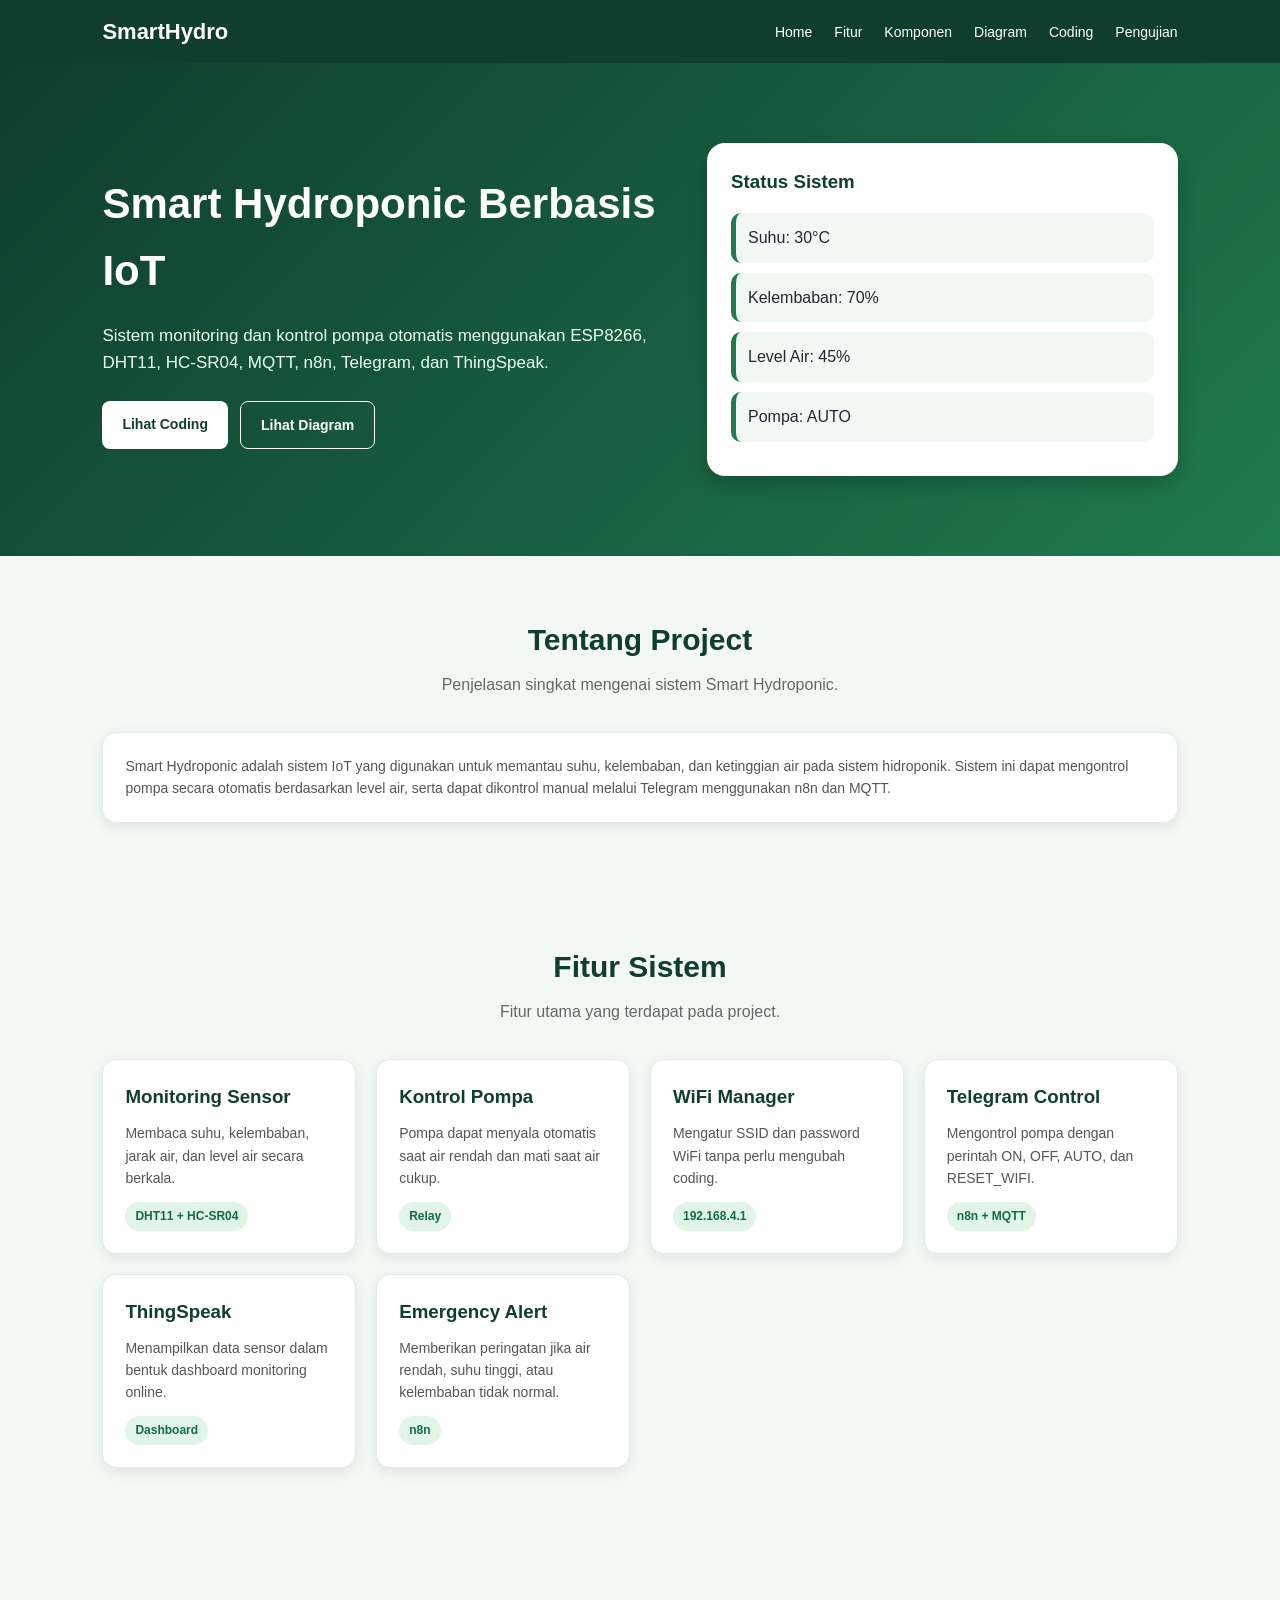
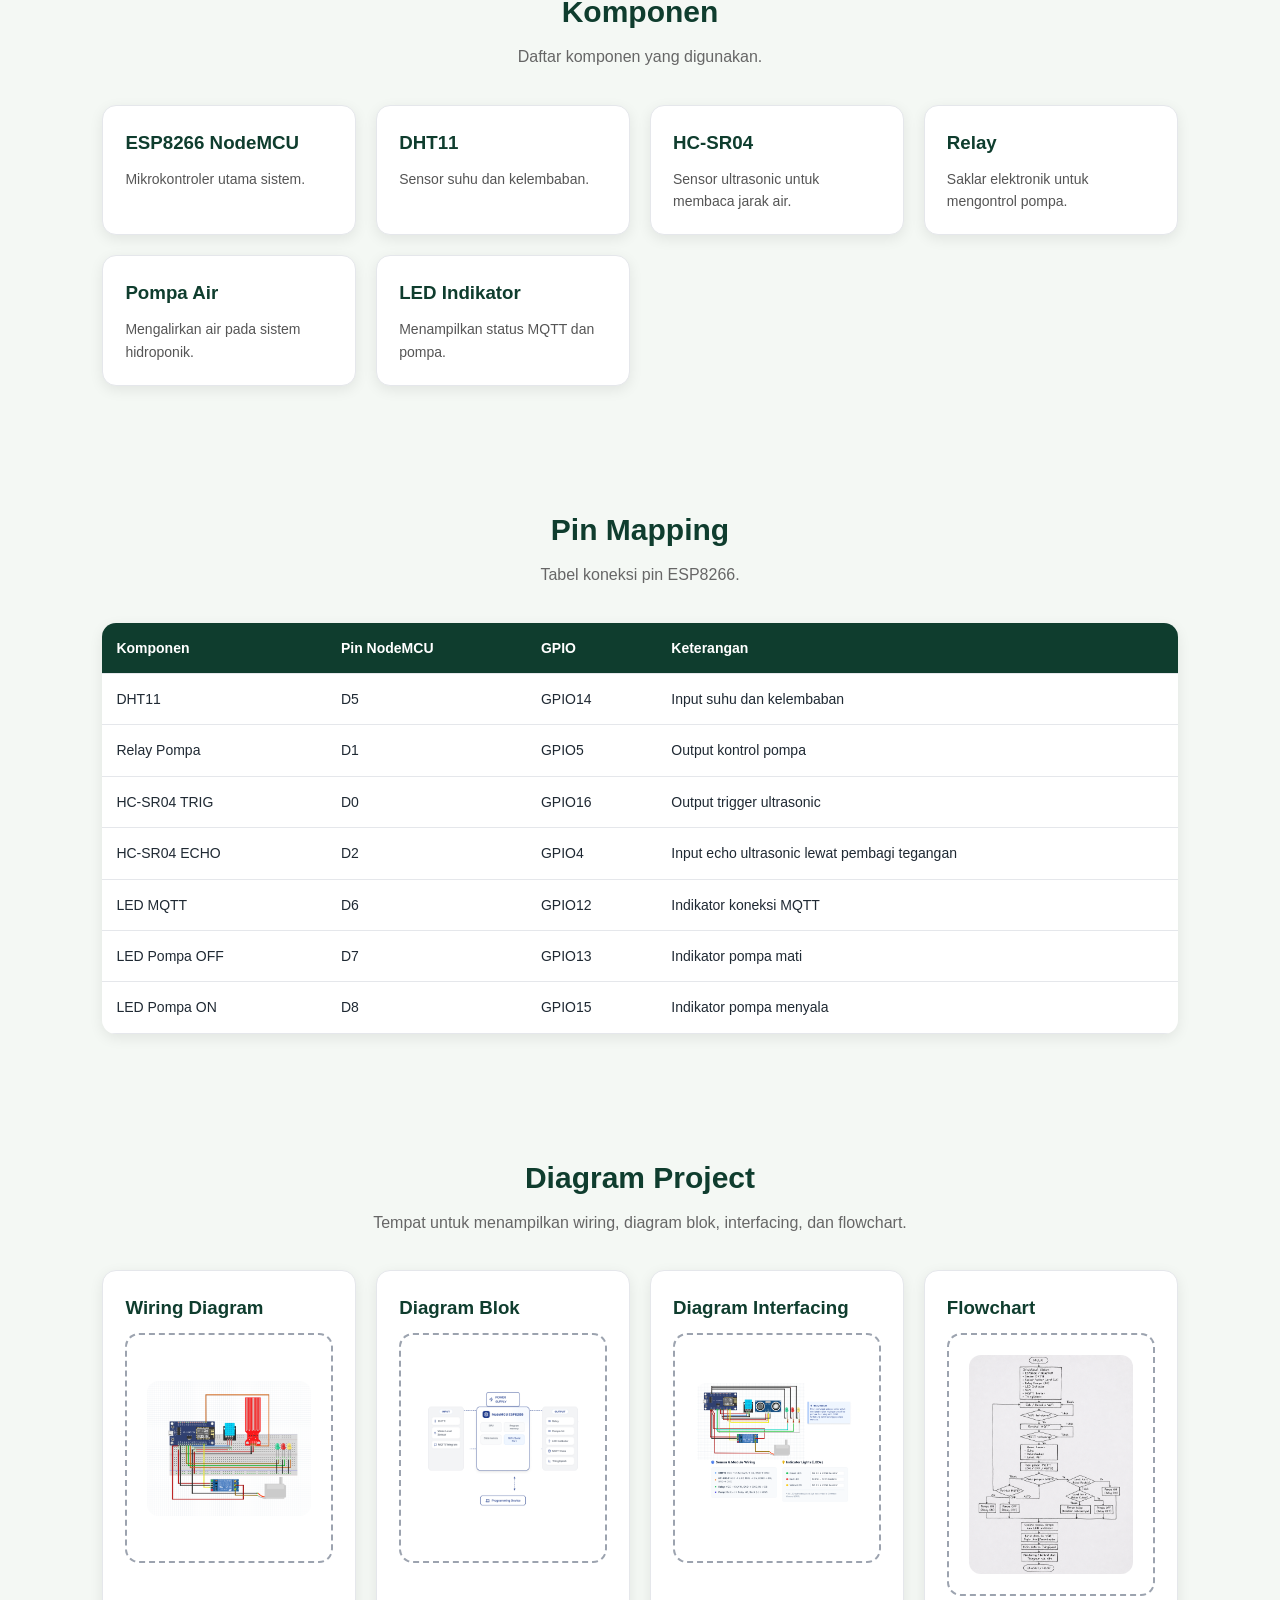
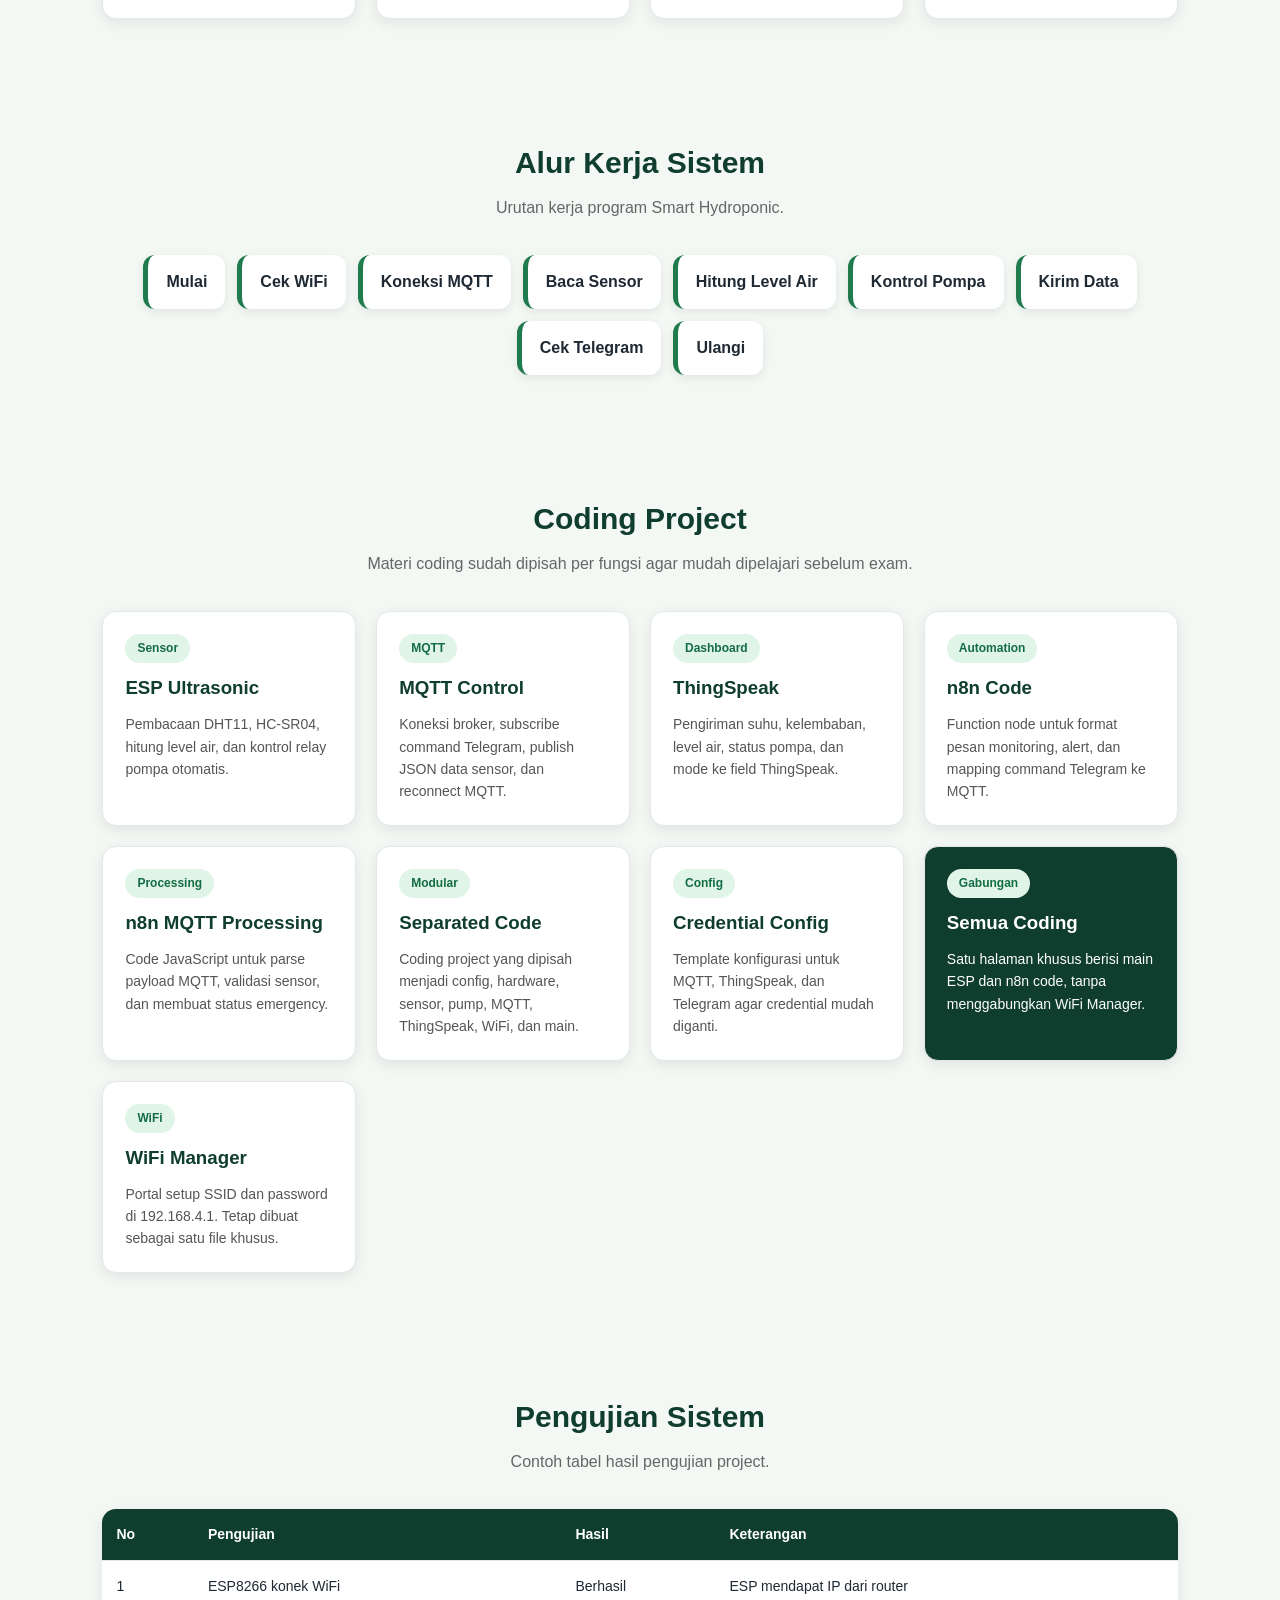
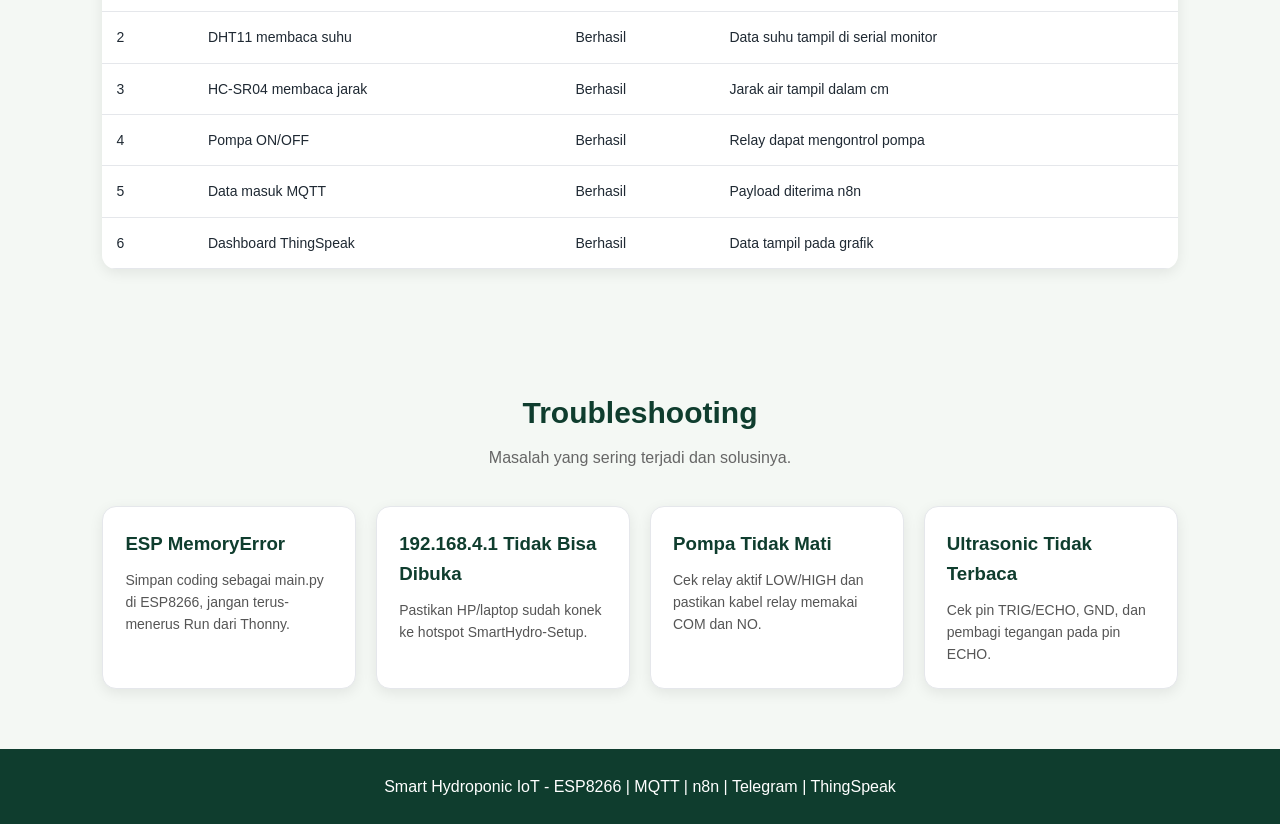
<file: index.html>
<!DOCTYPE html>
<html lang="id">
<head>
  <meta charset="UTF-8" />
  <meta name="viewport" content="width=device-width, initial-scale=1.0" />
  <title>Smart Hydroponic IoT</title>
  <link rel="stylesheet" href="style.css" />
</head>

<body>

  <nav class="navbar">
    <h2>SmartHydro</h2>
    <ul>
      <li><a href="#home">Home</a></li>
      <li><a href="#fitur">Fitur</a></li>
      <li><a href="#komponen">Komponen</a></li>
      <li><a href="#diagram">Diagram</a></li>
      <li><a href="#coding">Coding</a></li>
      <li><a href="#pengujian">Pengujian</a></li>
    </ul>
  </nav>

  <section class="hero" id="home">
    <div>
      <h1>Smart Hydroponic Berbasis IoT</h1>
      <p>
        Sistem monitoring dan kontrol pompa otomatis menggunakan ESP8266,
        DHT11, HC-SR04, MQTT, n8n, Telegram, dan ThingSpeak.
      </p>

      <div class="hero-buttons">
        <a href="#coding" class="btn btn-primary">Lihat Coding</a>
        <a href="#diagram" class="btn btn-secondary">Lihat Diagram</a>
      </div>
    </div>

    <div class="hero-card">
      <h3>Status Sistem</h3>
      <div class="status-box">Suhu: 30°C</div>
      <div class="status-box">Kelembaban: 70%</div>
      <div class="status-box">Level Air: 45%</div>
      <div class="status-box">Pompa: AUTO</div>
    </div>
  </section>

  <section id="tentang">
    <div class="section-title">
      <h2>Tentang Project</h2>
      <p>Penjelasan singkat mengenai sistem Smart Hydroponic.</p>
    </div>

    <div class="card">
      <p>
        Smart Hydroponic adalah sistem IoT yang digunakan untuk memantau suhu,
        kelembaban, dan ketinggian air pada sistem hidroponik. Sistem ini dapat
        mengontrol pompa secara otomatis berdasarkan level air, serta dapat
        dikontrol manual melalui Telegram menggunakan n8n dan MQTT.
      </p>
    </div>
  </section>

  <section id="fitur">
    <div class="section-title">
      <h2>Fitur Sistem</h2>
      <p>Fitur utama yang terdapat pada project.</p>
    </div>

    <div class="grid">
      <div class="card">
        <h3>Monitoring Sensor</h3>
        <p>Membaca suhu, kelembaban, jarak air, dan level air secara berkala.</p>
        <span class="tag">DHT11 + HC-SR04</span>
      </div>

      <div class="card">
        <h3>Kontrol Pompa</h3>
        <p>Pompa dapat menyala otomatis saat air rendah dan mati saat air cukup.</p>
        <span class="tag">Relay</span>
      </div>

      <div class="card">
        <h3>WiFi Manager</h3>
        <p>Mengatur SSID dan password WiFi tanpa perlu mengubah coding.</p>
        <span class="tag">192.168.4.1</span>
      </div>

      <div class="card">
        <h3>Telegram Control</h3>
        <p>Mengontrol pompa dengan perintah ON, OFF, AUTO, dan RESET_WIFI.</p>
        <span class="tag">n8n + MQTT</span>
      </div>

      <div class="card">
        <h3>ThingSpeak</h3>
        <p>Menampilkan data sensor dalam bentuk dashboard monitoring online.</p>
        <span class="tag">Dashboard</span>
      </div>

      <div class="card">
        <h3>Emergency Alert</h3>
        <p>Memberikan peringatan jika air rendah, suhu tinggi, atau kelembaban tidak normal.</p>
        <span class="tag">n8n</span>
      </div>
    </div>
  </section>

  <section id="komponen">
    <div class="section-title">
      <h2>Komponen</h2>
      <p>Daftar komponen yang digunakan.</p>
    </div>

    <div class="grid">
      <div class="card"><h3>ESP8266 NodeMCU</h3><p>Mikrokontroler utama sistem.</p></div>
      <div class="card"><h3>DHT11</h3><p>Sensor suhu dan kelembaban.</p></div>
      <div class="card"><h3>HC-SR04</h3><p>Sensor ultrasonic untuk membaca jarak air.</p></div>
      <div class="card"><h3>Relay</h3><p>Saklar elektronik untuk mengontrol pompa.</p></div>
      <div class="card"><h3>Pompa Air</h3><p>Mengalirkan air pada sistem hidroponik.</p></div>
      <div class="card"><h3>LED Indikator</h3><p>Menampilkan status MQTT dan pompa.</p></div>
    </div>
  </section>

  <section id="pin">
    <div class="section-title">
      <h2>Pin Mapping</h2>
      <p>Tabel koneksi pin ESP8266.</p>
    </div>

    <div class="table-box">
      <table>
        <thead>
          <tr>
            <th>Komponen</th>
            <th>Pin NodeMCU</th>
            <th>GPIO</th>
            <th>Keterangan</th>
          </tr>
        </thead>
        <tbody>
          <tr>
            <td>DHT11</td>
            <td>D5</td>
            <td>GPIO14</td>
            <td>Input suhu dan kelembaban</td>
          </tr>
          <tr>
            <td>Relay Pompa</td>
            <td>D1</td>
            <td>GPIO5</td>
            <td>Output kontrol pompa</td>
          </tr>
          <tr>
            <td>HC-SR04 TRIG</td>
            <td>D0</td>
            <td>GPIO16</td>
            <td>Output trigger ultrasonic</td>
          </tr>
          <tr>
            <td>HC-SR04 ECHO</td>
            <td>D2</td>
            <td>GPIO4</td>
            <td>Input echo ultrasonic lewat pembagi tegangan</td>
          </tr>
          <tr>
            <td>LED MQTT</td>
            <td>D6</td>
            <td>GPIO12</td>
            <td>Indikator koneksi MQTT</td>
          </tr>
          <tr>
            <td>LED Pompa OFF</td>
            <td>D7</td>
            <td>GPIO13</td>
            <td>Indikator pompa mati</td>
          </tr>
          <tr>
            <td>LED Pompa ON</td>
            <td>D8</td>
            <td>GPIO15</td>
            <td>Indikator pompa menyala</td>
          </tr>
        </tbody>
      </table>
    </div>
  </section>

  <section id="diagram">
    <div class="section-title">
      <h2>Diagram Project</h2>
      <p>Tempat untuk menampilkan wiring, diagram blok, interfacing, dan flowchart.</p>
    </div>

    <div class="grid">
      <div class="card">
        <h3>Wiring Diagram</h3>
        <div class="diagram-area">
        <img src="wiring.png" alt="Wiring Diagram">
        </div>
      </div>

      <div class="card">
        <h3>Diagram Blok</h3>
        <div class="diagram-area">
            <img src="blok1.png" alt="Diagram Blok">
        </div>
      </div>

      <div class="card">
        <h3>Diagram Interfacing</h3>
        <div class="diagram-area">
            <img src="interfacing1.png" alt="Diagram Interfacing">
        </div>
      </div>

      <div class="card">
        <h3>Flowchart</h3>
        <div class="diagram-area">
            <img src="flowchart.png" alt="Flowchart">
        </div>
      </div>
    </div>
  </section>

  <section id="alur">
    <div class="section-title">
      <h2>Alur Kerja Sistem</h2>
      <p>Urutan kerja program Smart Hydroponic.</p>
    </div>

    <div class="alur">
      <div class="step">Mulai</div>
      <div class="step">Cek WiFi</div>
      <div class="step">Koneksi MQTT</div>
      <div class="step">Baca Sensor</div>
      <div class="step">Hitung Level Air</div>
      <div class="step">Kontrol Pompa</div>
      <div class="step">Kirim Data</div>
      <div class="step">Cek Telegram</div>
      <div class="step">Ulangi</div>
    </div>
  </section>

  <section id="coding">
    <div class="section-title">
      <h2>Coding Project</h2>
      <p>Materi coding sudah dipisah per fungsi agar mudah dipelajari sebelum exam.</p>
    </div>

    <div class="grid code-card-grid">
      <a class="card code-link-card" href="esp-ultrasonic.html">
        <span class="code-label">Sensor</span>
        <h3>ESP Ultrasonic</h3>
        <p>Pembacaan DHT11, HC-SR04, hitung level air, dan kontrol relay pompa otomatis.</p>
      </a>

      <a class="card code-link-card" href="mqtt-control.html">
        <span class="code-label">MQTT</span>
        <h3>MQTT Control</h3>
        <p>Koneksi broker, subscribe command Telegram, publish JSON data sensor, dan reconnect MQTT.</p>
      </a>

      <a class="card code-link-card" href="thingspeak.html">
        <span class="code-label">Dashboard</span>
        <h3>ThingSpeak</h3>
        <p>Pengiriman suhu, kelembaban, level air, status pompa, dan mode ke field ThingSpeak.</p>
      </a>

      <a class="card code-link-card" href="n8n-code.html">
        <span class="code-label">Automation</span>
        <h3>n8n Code</h3>
        <p>Function node untuk format pesan monitoring, alert, dan mapping command Telegram ke MQTT.</p>
      </a>

      <a class="card code-link-card" href="n8n-mqtt-processing.html">
        <span class="code-label">Processing</span>
        <h3>n8n MQTT Processing</h3>
        <p>Code JavaScript untuk parse payload MQTT, validasi sensor, dan membuat status emergency.</p>
      </a>

      <a class="card code-link-card" href="device-test.html">
        <span class="code-label">Modular</span>
        <h3>Separated Code</h3>
        <p>Coding project yang dipisah menjadi config, hardware, sensor, pump, MQTT, ThingSpeak, WiFi, dan main.</p>
      </a>

      <a class="card code-link-card" href="credentials-config.html">
        <span class="code-label">Config</span>
        <h3>Credential Config</h3>
        <p>Template konfigurasi untuk MQTT, ThingSpeak, dan Telegram agar credential mudah diganti.</p>
      </a>

      <a class="card code-link-card highlight-card" href="all-coding.html">
        <span class="code-label">Gabungan</span>
        <h3>Semua Coding</h3>
        <p>Satu halaman khusus berisi main ESP dan n8n code, tanpa menggabungkan WiFi Manager.</p>
      </a>

      <a class="card code-link-card" href="wifi-manager.html">
        <span class="code-label">WiFi</span>
        <h3>WiFi Manager</h3>
        <p>Portal setup SSID dan password di 192.168.4.1. Tetap dibuat sebagai satu file khusus.</p>
      </a>
    </div>
  </section>

  <section id="pengujian">
    <div class="section-title">
      <h2>Pengujian Sistem</h2>
      <p>Contoh tabel hasil pengujian project.</p>
    </div>

    <div class="table-box">
      <table>
        <thead>
          <tr>
            <th>No</th>
            <th>Pengujian</th>
            <th>Hasil</th>
            <th>Keterangan</th>
          </tr>
        </thead>
        <tbody>
          <tr>
            <td>1</td>
            <td>ESP8266 konek WiFi</td>
            <td>Berhasil</td>
            <td>ESP mendapat IP dari router</td>
          </tr>
          <tr>
            <td>2</td>
            <td>DHT11 membaca suhu</td>
            <td>Berhasil</td>
            <td>Data suhu tampil di serial monitor</td>
          </tr>
          <tr>
            <td>3</td>
            <td>HC-SR04 membaca jarak</td>
            <td>Berhasil</td>
            <td>Jarak air tampil dalam cm</td>
          </tr>
          <tr>
            <td>4</td>
            <td>Pompa ON/OFF</td>
            <td>Berhasil</td>
            <td>Relay dapat mengontrol pompa</td>
          </tr>
          <tr>
            <td>5</td>
            <td>Data masuk MQTT</td>
            <td>Berhasil</td>
            <td>Payload diterima n8n</td>
          </tr>
          <tr>
            <td>6</td>
            <td>Dashboard ThingSpeak</td>
            <td>Berhasil</td>
            <td>Data tampil pada grafik</td>
          </tr>
        </tbody>
      </table>
    </div>
  </section>

  <section id="troubleshooting">
    <div class="section-title">
      <h2>Troubleshooting</h2>
      <p>Masalah yang sering terjadi dan solusinya.</p>
    </div>

    <div class="grid">
      <div class="card">
        <h3>ESP MemoryError</h3>
        <p>Simpan coding sebagai main.py di ESP8266, jangan terus-menerus Run dari Thonny.</p>
      </div>

      <div class="card">
        <h3>192.168.4.1 Tidak Bisa Dibuka</h3>
        <p>Pastikan HP/laptop sudah konek ke hotspot SmartHydro-Setup.</p>
      </div>

      <div class="card">
        <h3>Pompa Tidak Mati</h3>
        <p>Cek relay aktif LOW/HIGH dan pastikan kabel relay memakai COM dan NO.</p>
      </div>

      <div class="card">
        <h3>Ultrasonic Tidak Terbaca</h3>
        <p>Cek pin TRIG/ECHO, GND, dan pembagi tegangan pada pin ECHO.</p>
      </div>
    </div>
  </section>

  <footer>
    <p>Smart Hydroponic IoT - ESP8266 | MQTT | n8n | Telegram | ThingSpeak</p>
  </footer>

</body>
</html>
</file>
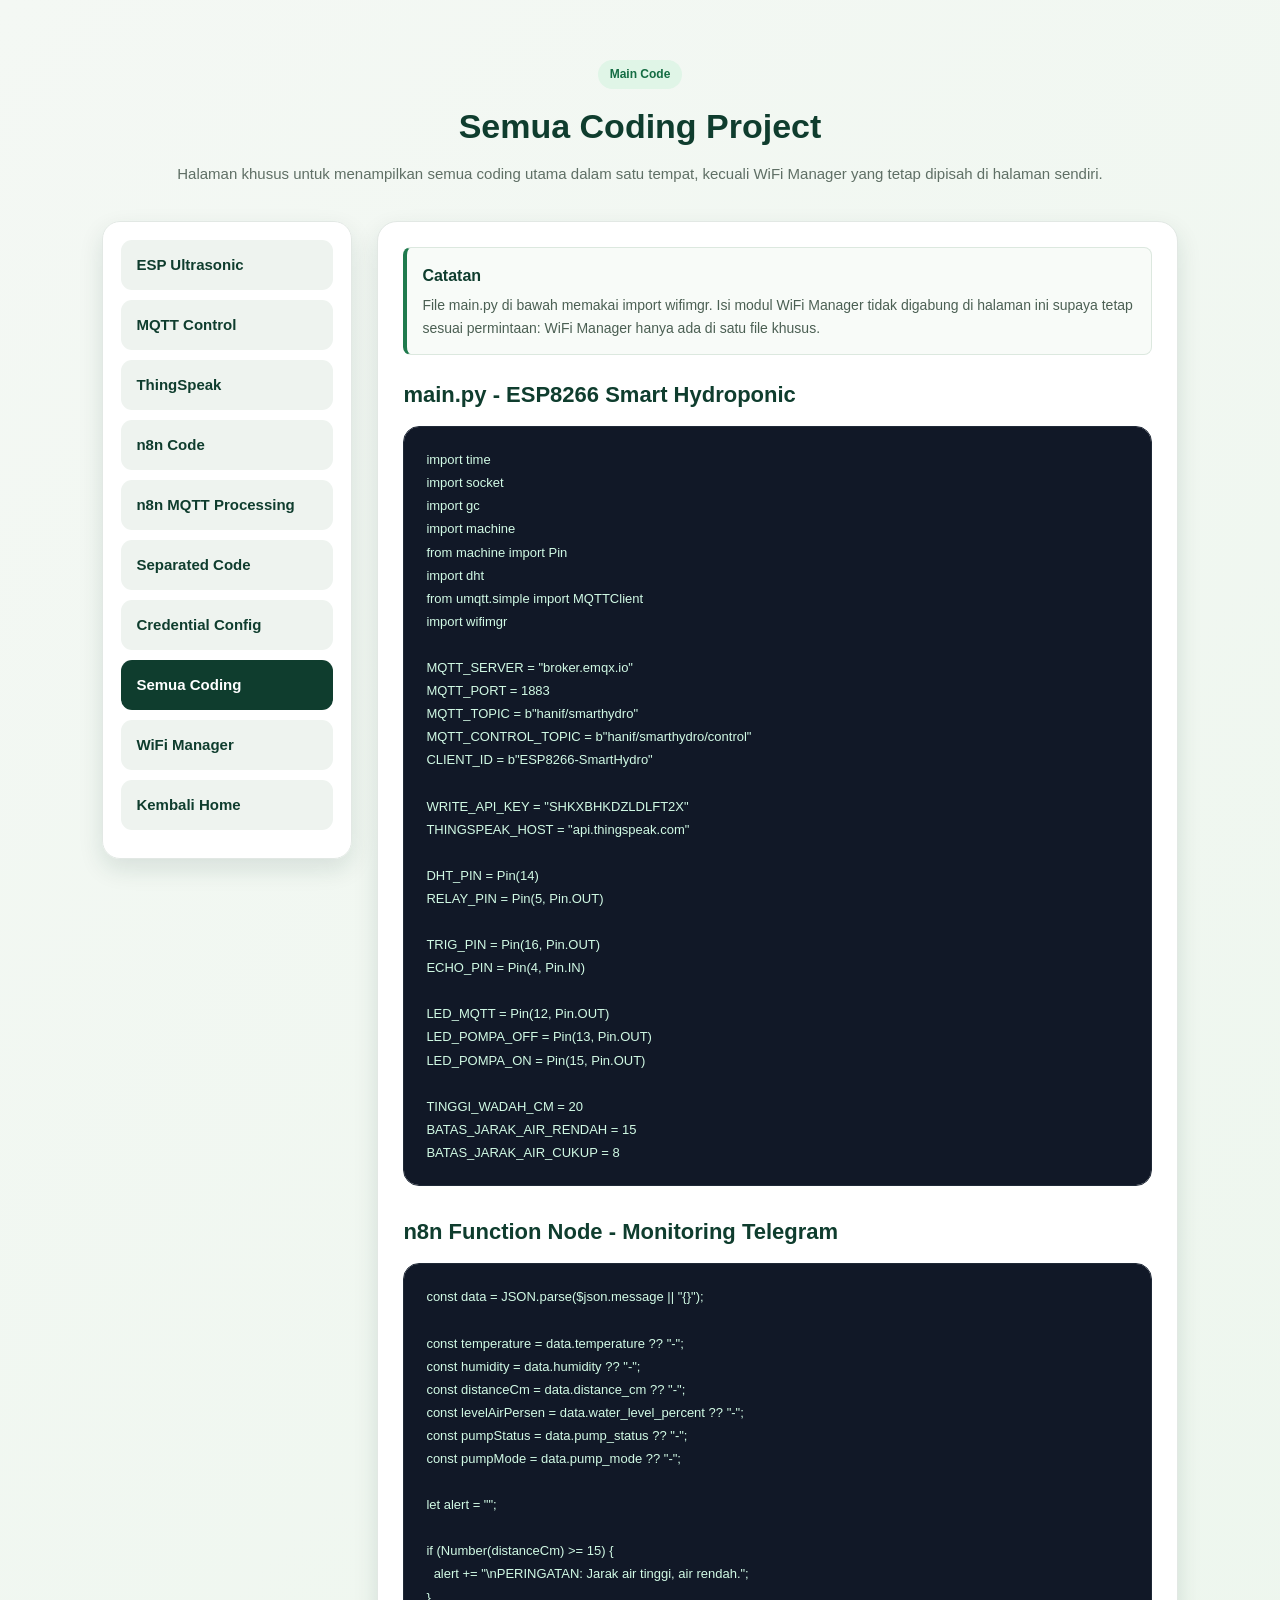
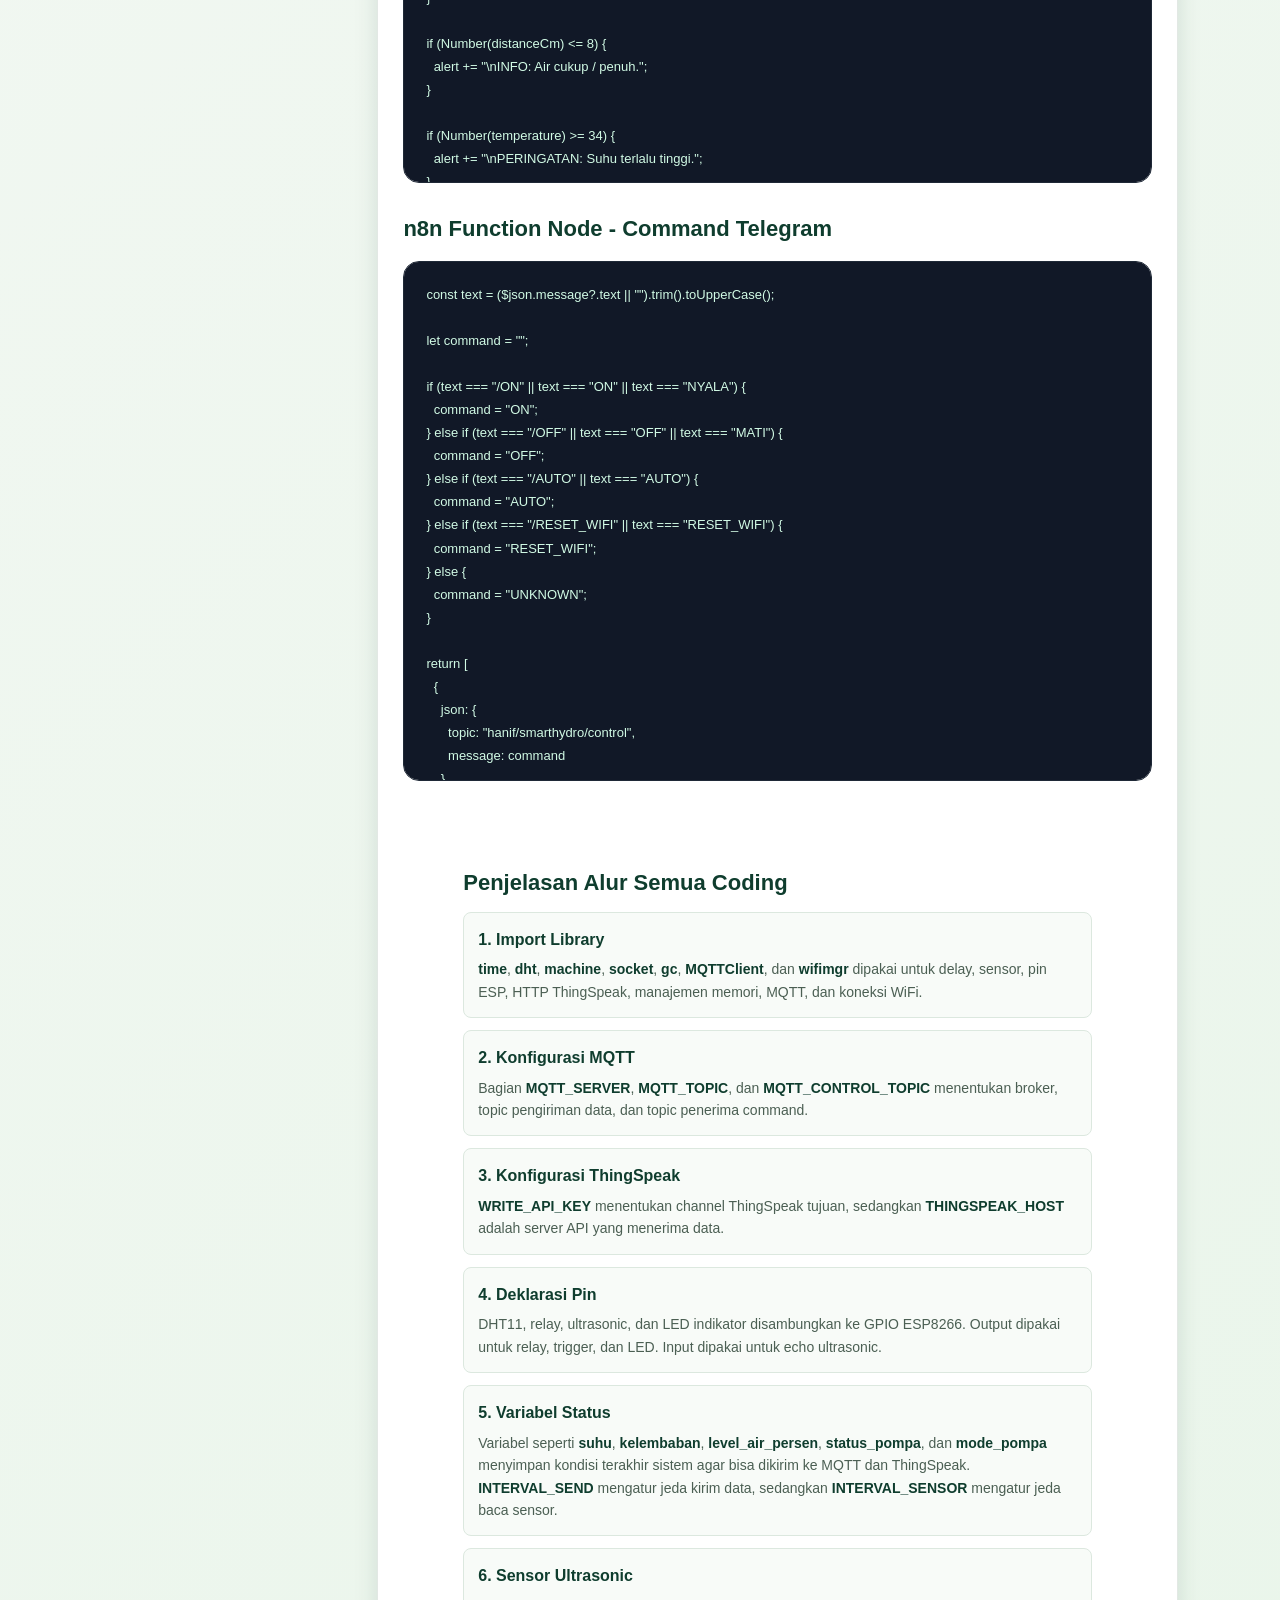
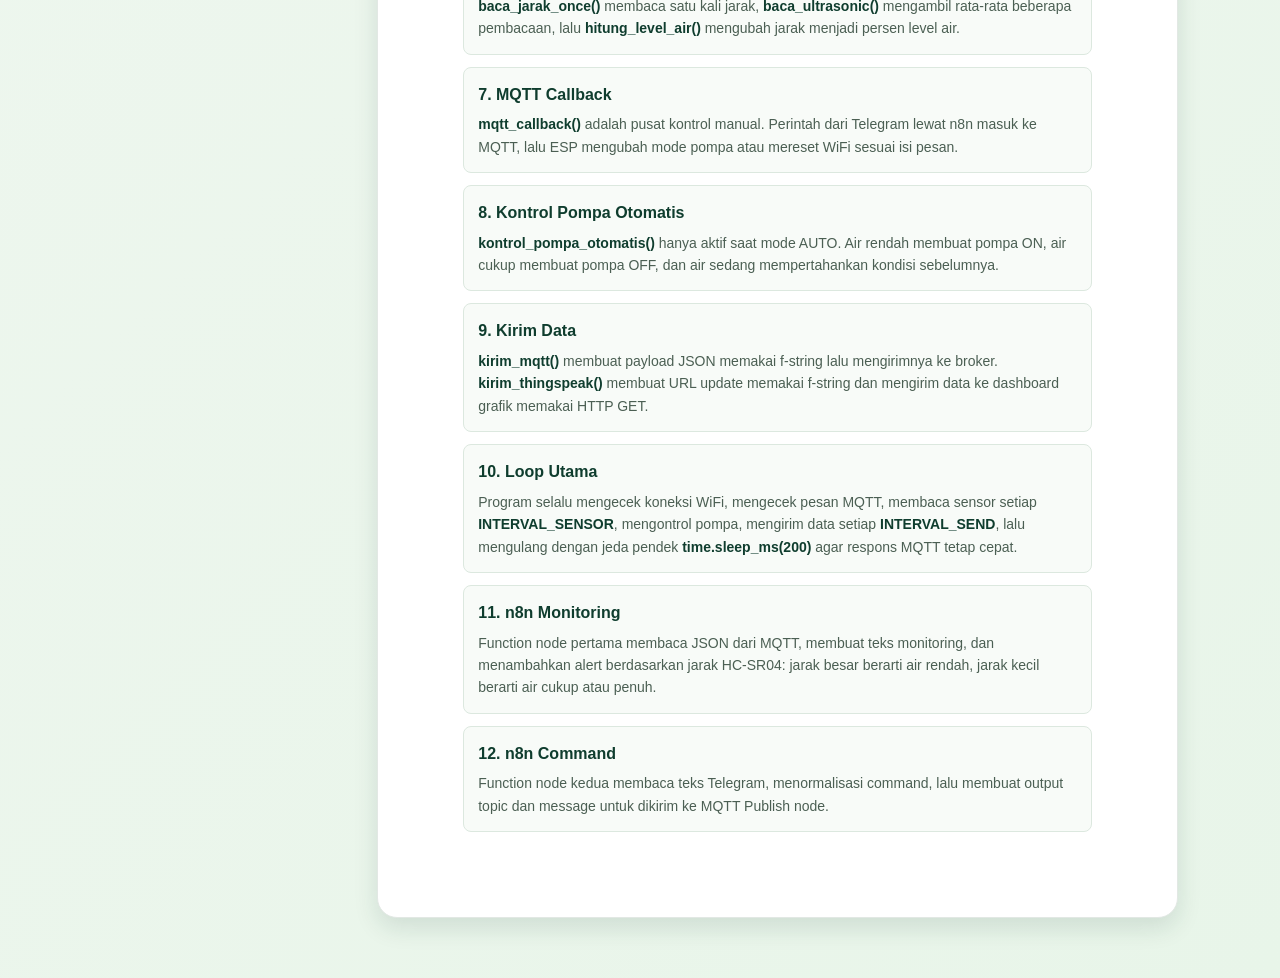
<file: all-coding.html>
<!DOCTYPE html>
<html lang="id">
<head>
  <meta charset="UTF-8">
  <meta name="viewport" content="width=device-width, initial-scale=1.0">
  <title>Semua Coding - SmartHydro</title>
  <link rel="stylesheet" href="style.css">
</head>
<body>

  <main class="code-section">
    <div class="section-title">
      <span class="code-label">Main Code</span>
      <h2>Semua Coding Project</h2>
      <p>Halaman khusus untuk menampilkan semua coding utama dalam satu tempat, kecuali WiFi Manager yang tetap dipisah di halaman sendiri.</p>
    </div>

    <div class="code-layout">
      <aside class="code-menu">
        <a href="esp-ultrasonic.html">ESP Ultrasonic</a>
        <a href="mqtt-control.html">MQTT Control</a>
        <a href="thingspeak.html">ThingSpeak</a>
        <a href="n8n-code.html">n8n Code</a>
        <a href="n8n-mqtt-processing.html">n8n MQTT Processing</a>
        <a href="device-test.html">Separated Code</a>
        <a href="credentials-config.html">Credential Config</a>
        <a class="active" href="all-coding.html">Semua Coding</a>
        <a href="wifi-manager.html">WiFi Manager</a>
        <a href="index.html#coding">Kembali Home</a>
      </aside>

      <article class="code-content">
        <div class="notice-box">
          <h3>Catatan</h3>
          <p>File <code>main.py</code> di bawah memakai <code>import wifimgr</code>. Isi modul WiFi Manager tidak digabung di halaman ini supaya tetap sesuai permintaan: WiFi Manager hanya ada di satu file khusus.</p>
        </div>

        <h1 class="combined-title">main.py - ESP8266 Smart Hydroponic</h1>
        <div class="code-box tall-code">
<pre><code>import time
import socket
import gc
import machine
from machine import Pin
import dht
from umqtt.simple import MQTTClient
import wifimgr

MQTT_SERVER = "broker.emqx.io"
MQTT_PORT = 1883
MQTT_TOPIC = b"hanif/smarthydro"
MQTT_CONTROL_TOPIC = b"hanif/smarthydro/control"
CLIENT_ID = b"ESP8266-SmartHydro"

WRITE_API_KEY = "SHKXBHKDZLDLFT2X"
THINGSPEAK_HOST = "api.thingspeak.com"

DHT_PIN = Pin(14)
RELAY_PIN = Pin(5, Pin.OUT)

TRIG_PIN = Pin(16, Pin.OUT)
ECHO_PIN = Pin(4, Pin.IN)

LED_MQTT = Pin(12, Pin.OUT)
LED_POMPA_OFF = Pin(13, Pin.OUT)
LED_POMPA_ON = Pin(15, Pin.OUT)

TINGGI_WADAH_CM = 20
BATAS_JARAK_AIR_RENDAH = 15
BATAS_JARAK_AIR_CUKUP = 8

RELAY_ON = 0
RELAY_OFF = 1

suhu = 0
kelembaban = 0
jarak_air_cm = 0
level_air_persen = 0

status_pompa = "OFF"
mode_pompa = "AUTO"

INTERVAL_SEND = 20
INTERVAL_SENSOR = 5

dht_sensor = dht.DHT11(DHT_PIN)
mqtt_client = None

def setup_pin():
    RELAY_PIN.value(RELAY_OFF)
    TRIG_PIN.value(0)
    LED_MQTT.value(0)
    LED_POMPA_OFF.value(1)
    LED_POMPA_ON.value(0)

def update_led_pompa():
    if status_pompa == "ON":
        LED_POMPA_ON.value(1)
        LED_POMPA_OFF.value(0)
    else:
        LED_POMPA_ON.value(0)
        LED_POMPA_OFF.value(1)

def baca_jarak_once():
    try:
        TRIG_PIN.value(0)
        time.sleep_us(2)

        TRIG_PIN.value(1)
        time.sleep_us(10)
        TRIG_PIN.value(0)

        durasi = machine.time_pulse_us(ECHO_PIN, 1, 30000)

        if durasi < 0:
            return None

        jarak = durasi / 58
        return jarak

    except Exception as e:
        print("Error ultrasonic:", e)
        return None

def baca_ultrasonic():
    total = 0
    jumlah = 0

    for i in range(3):
        jarak = baca_jarak_once()

        if jarak is not None and 1 < jarak < 400:
            total += jarak
            jumlah += 1

        time.sleep_ms(70)

    if jumlah == 0:
        return None

    return total / jumlah

def hitung_level_air(jarak):
    if jarak is None:
        return 0

    tinggi_air = TINGGI_WADAH_CM - jarak

    if tinggi_air < 0:
        tinggi_air = 0
    elif tinggi_air > TINGGI_WADAH_CM:
        tinggi_air = TINGGI_WADAH_CM

    persen = int((tinggi_air * 100) / TINGGI_WADAH_CM)
    return persen

def mqtt_callback(topic, msg):
    global status_pompa, mode_pompa

    try:
        pesan = msg.decode().strip().upper()
    except Exception:
        print("Pesan MQTT tidak bisa dibaca")
        return

    print("\nPesan MQTT masuk")
    print("Topic:", topic)
    print("Pesan:", pesan)

    if topic != MQTT_CONTROL_TOPIC:
        return

    if "RESET_WIFI" in pesan:
        print("Reset WiFi...")
        wifimgr.delete_wifi_config()
        time.sleep(1)
        machine.reset()

    elif "AUTO" in pesan:
        mode_pompa = "AUTO"
        print("Mode pompa AUTO")

    elif "OFF" in pesan or "MATI" in pesan:
        mode_pompa = "MANUAL"
        status_pompa = "OFF"
        RELAY_PIN.value(RELAY_OFF)
        update_led_pompa()
        print("Pompa dimatikan manual")
        print("Relay value:", RELAY_PIN.value())

    elif "ON" in pesan or "NYALA" in pesan:
        mode_pompa = "MANUAL"
        status_pompa = "ON"
        RELAY_PIN.value(RELAY_ON)
        update_led_pompa()
        print("Pompa dinyalakan manual")
        print("Relay value:", RELAY_PIN.value())

    else:
        print("Perintah tidak dikenal")

def connect_mqtt():
    global mqtt_client

    try:
        print("\nMenghubungkan ke MQTT...")
        mqtt_client = MQTTClient(
            CLIENT_ID,
            MQTT_SERVER,
            port=MQTT_PORT,
            keepalive=60
        )

        mqtt_client.set_callback(mqtt_callback)
        mqtt_client.connect()
        mqtt_client.subscribe(MQTT_CONTROL_TOPIC)

        LED_MQTT.value(1)

        print("MQTT terhubung")
        print("Publish topic :", MQTT_TOPIC)
        print("Control topic :", MQTT_CONTROL_TOPIC)

        return mqtt_client

    except Exception as e:
        print("MQTT gagal:", e)
        LED_MQTT.value(0)
        return None

def baca_sensor():
    global suhu, kelembaban, jarak_air_cm, level_air_persen

    try:
        dht_sensor.measure()
        suhu = dht_sensor.temperature()
        kelembaban = dht_sensor.humidity()
    except Exception as e:
        print("Gagal baca DHT:", e)

    jarak = baca_ultrasonic()

    if jarak is not None:
        jarak_air_cm = round(jarak, 1)
        level_air_persen = hitung_level_air(jarak_air_cm)
    else:
        print("Gagal baca ultrasonic")
        jarak_air_cm = 0
        level_air_persen = 0

    print("\nData sensor")
    print("Suhu            :", suhu, "C")
    print("Kelembaban      :", kelembaban, "%")
    print("Jarak air       :", jarak_air_cm, "cm")
    print("Level air       :", level_air_persen, "%")
    print("Mode pompa      :", mode_pompa)
    print("Status pompa    :", status_pompa)
    print("Relay value     :", RELAY_PIN.value())

def kontrol_pompa_otomatis():
    global status_pompa

    if mode_pompa == "AUTO":
        if jarak_air_cm == 0:
            print("Data ultrasonic tidak valid, pompa tidak diubah")
            return

        if jarak_air_cm > BATAS_JARAK_AIR_RENDAH:
            RELAY_PIN.value(RELAY_ON)
            status_pompa = "ON"
            update_led_pompa()
            print("Auto: air rendah, pompa ON")

        elif jarak_air_cm < BATAS_JARAK_AIR_CUKUP:
            RELAY_PIN.value(RELAY_OFF)
            status_pompa = "OFF"
            update_led_pompa()
            print("Auto: air cukup, pompa OFF")

        else:
            print("Auto: level air sedang, status tetap")

def kirim_mqtt():
    global mqtt_client

    if mqtt_client is None:
        mqtt_client = connect_mqtt()

    if mqtt_client is None:
        print("MQTT belum terhubung")
        return

    payload = (
        f'{{"temperature":{suhu},"humidity":{kelembaban},"distance_cm":{jarak_air_cm},'
        f'"water_level_percent":{level_air_persen},"pump_status":"{status_pompa}","pump_mode":"{mode_pompa}"}}'
    )

    try:
        mqtt_client.publish(MQTT_TOPIC, payload)
        LED_MQTT.value(1)

        print("\nMQTT terkirim:")
        print(payload)

    except Exception as e:
        print("MQTT publish gagal:", e)
        LED_MQTT.value(0)

        try:
            mqtt_client.disconnect()
        except Exception:
            pass

        mqtt_client = None

def kirim_thingspeak():
    pompa_value = 1 if status_pompa == "ON" else 0
    mode_value = 1 if mode_pompa == "AUTO" else 0

    path = f"/update?api_key={WRITE_API_KEY}&field1={suhu}&field2={kelembaban}&field3={level_air_persen}&field4={pompa_value}&field5={mode_value}"

    s = None

    try:
        print("\nMengirim ke ThingSpeak...")
        addr = socket.getaddrinfo(THINGSPEAK_HOST, 80)[0][-1]
        s = socket.socket()
        s.settimeout(5)
        s.connect(addr)

        request = f"GET {path} HTTP/1.1\r\nHost: {THINGSPEAK_HOST}\r\nConnection: close\r\n\r\n"
        s.send(request.encode())
        s.recv(128)

        print("ThingSpeak terkirim")

    except Exception as e:
        print("ThingSpeak gagal:", e)

    finally:
        if s:
            try:
                s.close()
            except Exception:
                pass

setup_pin()

print("\nMemulai Smart Hydroponic")
print("DHT11    : D5 / GPIO14")
print("Relay    : D1 / GPIO5")
print("TRIG     : D0 / GPIO16")
print("ECHO     : D2 / GPIO4")
print("LED MQTT : D6 / GPIO12")
print("LED OFF  : D7 / GPIO13")
print("LED ON   : D8 / GPIO15")

wlan = wifimgr.connect_wifi(LED_MQTT)
mqtt_client = connect_mqtt()

last_send = time.time()
last_sensor = 0

print("\nSmart Hydroponic siap")

while True:
    gc.collect()

    if not wlan.isconnected():
        print("\nWiFi terputus, mencoba konek ulang...")
        LED_MQTT.value(0)

        try:
            if mqtt_client:
                mqtt_client.disconnect()
        except Exception:
            pass

        mqtt_client = None
        wlan = wifimgr.connect_wifi(LED_MQTT)

    if mqtt_client is not None:
        try:
            mqtt_client.check_msg()
        except Exception as e:
            print("Gagal cek MQTT:", e)
            LED_MQTT.value(0)

            try:
                mqtt_client.disconnect()
            except Exception:
                pass

            mqtt_client = None

    sekarang = time.time()

    if sekarang - last_sensor >= INTERVAL_SENSOR:
        baca_sensor()
        kontrol_pompa_otomatis()
        last_sensor = sekarang

    if sekarang - last_send >= INTERVAL_SEND:
        kirim_mqtt()
        kirim_thingspeak()
        last_send = sekarang

    time.sleep_ms(200)</code></pre>
        </div>

        <h1 class="combined-title">n8n Function Node - Monitoring Telegram</h1>
        <div class="code-box">
<pre><code>const data = JSON.parse($json.message || "{}");

const temperature = data.temperature ?? "-";
const humidity = data.humidity ?? "-";
const distanceCm = data.distance_cm ?? "-";
const levelAirPersen = data.water_level_percent ?? "-";
const pumpStatus = data.pump_status ?? "-";
const pumpMode = data.pump_mode ?? "-";

let alert = "";

if (Number(distanceCm) &gt;= 15) {
  alert += "\nPERINGATAN: Jarak air tinggi, air rendah.";
}

if (Number(distanceCm) &lt;= 8) {
  alert += "\nINFO: Air cukup / penuh.";
}

if (Number(temperature) &gt;= 34) {
  alert += "\nPERINGATAN: Suhu terlalu tinggi.";
}

return [
  {
    json: {
      text:
        "Smart Hydroponic Monitoring\n" +
        "Suhu: " + temperature + " C\n" +
        "Kelembaban: " + humidity + " %\n" +
        "Jarak HC-SR04: " + distanceCm + " cm\n" +
        "Level air: " + levelAirPersen + " %\n" +
        "Pompa: " + pumpStatus + "\n" +
        "Mode: " + pumpMode +
        alert
    }
  }
];</code></pre>
        </div>

        <h1 class="combined-title">n8n Function Node - Command Telegram</h1>
        <div class="code-box">
<pre><code>const text = ($json.message?.text || "").trim().toUpperCase();

let command = "";

if (text === "/ON" || text === "ON" || text === "NYALA") {
  command = "ON";
} else if (text === "/OFF" || text === "OFF" || text === "MATI") {
  command = "OFF";
} else if (text === "/AUTO" || text === "AUTO") {
  command = "AUTO";
} else if (text === "/RESET_WIFI" || text === "RESET_WIFI") {
  command = "RESET_WIFI";
} else {
  command = "UNKNOWN";
}

return [
  {
    json: {
      topic: "hanif/smarthydro/control",
      message: command
    }
  }
];</code></pre>
        </div>

        <section class="line-explain">
          <h2>Penjelasan Alur Semua Coding</h2>
          <div class="detail-list">
            <div class="detail-item">
              <h3>1. Import Library</h3>
              <p><code>time</code>, <code>dht</code>, <code>machine</code>, <code>socket</code>, <code>gc</code>, <code>MQTTClient</code>, dan <code>wifimgr</code> dipakai untuk delay, sensor, pin ESP, HTTP ThingSpeak, manajemen memori, MQTT, dan koneksi WiFi.</p>
            </div>
            <div class="detail-item">
              <h3>2. Konfigurasi MQTT</h3>
              <p>Bagian <code>MQTT_SERVER</code>, <code>MQTT_TOPIC</code>, dan <code>MQTT_CONTROL_TOPIC</code> menentukan broker, topic pengiriman data, dan topic penerima command.</p>
            </div>
            <div class="detail-item">
              <h3>3. Konfigurasi ThingSpeak</h3>
              <p><code>WRITE_API_KEY</code> menentukan channel ThingSpeak tujuan, sedangkan <code>THINGSPEAK_HOST</code> adalah server API yang menerima data.</p>
            </div>
            <div class="detail-item">
              <h3>4. Deklarasi Pin</h3>
              <p>DHT11, relay, ultrasonic, dan LED indikator disambungkan ke GPIO ESP8266. Output dipakai untuk relay, trigger, dan LED. Input dipakai untuk echo ultrasonic.</p>
            </div>
            <div class="detail-item">
              <h3>5. Variabel Status</h3>
              <p>Variabel seperti <code>suhu</code>, <code>kelembaban</code>, <code>level_air_persen</code>, <code>status_pompa</code>, dan <code>mode_pompa</code> menyimpan kondisi terakhir sistem agar bisa dikirim ke MQTT dan ThingSpeak. <code>INTERVAL_SEND</code> mengatur jeda kirim data, sedangkan <code>INTERVAL_SENSOR</code> mengatur jeda baca sensor.</p>
            </div>
            <div class="detail-item">
              <h3>6. Sensor Ultrasonic</h3>
              <p><code>baca_jarak_once()</code> membaca satu kali jarak, <code>baca_ultrasonic()</code> mengambil rata-rata beberapa pembacaan, lalu <code>hitung_level_air()</code> mengubah jarak menjadi persen level air.</p>
            </div>
            <div class="detail-item">
              <h3>7. MQTT Callback</h3>
              <p><code>mqtt_callback()</code> adalah pusat kontrol manual. Perintah dari Telegram lewat n8n masuk ke MQTT, lalu ESP mengubah mode pompa atau mereset WiFi sesuai isi pesan.</p>
            </div>
            <div class="detail-item">
              <h3>8. Kontrol Pompa Otomatis</h3>
              <p><code>kontrol_pompa_otomatis()</code> hanya aktif saat mode AUTO. Air rendah membuat pompa ON, air cukup membuat pompa OFF, dan air sedang mempertahankan kondisi sebelumnya.</p>
            </div>
            <div class="detail-item">
              <h3>9. Kirim Data</h3>
              <p><code>kirim_mqtt()</code> membuat payload JSON memakai f-string lalu mengirimnya ke broker. <code>kirim_thingspeak()</code> membuat URL update memakai f-string dan mengirim data ke dashboard grafik memakai HTTP GET.</p>
            </div>
            <div class="detail-item">
              <h3>10. Loop Utama</h3>
              <p>Program selalu mengecek koneksi WiFi, mengecek pesan MQTT, membaca sensor setiap <code>INTERVAL_SENSOR</code>, mengontrol pompa, mengirim data setiap <code>INTERVAL_SEND</code>, lalu mengulang dengan jeda pendek <code>time.sleep_ms(200)</code> agar respons MQTT tetap cepat.</p>
            </div>
            <div class="detail-item">
              <h3>11. n8n Monitoring</h3>
              <p>Function node pertama membaca JSON dari MQTT, membuat teks monitoring, dan menambahkan alert berdasarkan jarak HC-SR04: jarak besar berarti air rendah, jarak kecil berarti air cukup atau penuh.</p>
            </div>
            <div class="detail-item">
              <h3>12. n8n Command</h3>
              <p>Function node kedua membaca teks Telegram, menormalisasi command, lalu membuat output topic dan message untuk dikirim ke MQTT Publish node.</p>
            </div>
          </div>
        </section>
      </article>
    </div>
  </main>

</body>
</html>
</file>
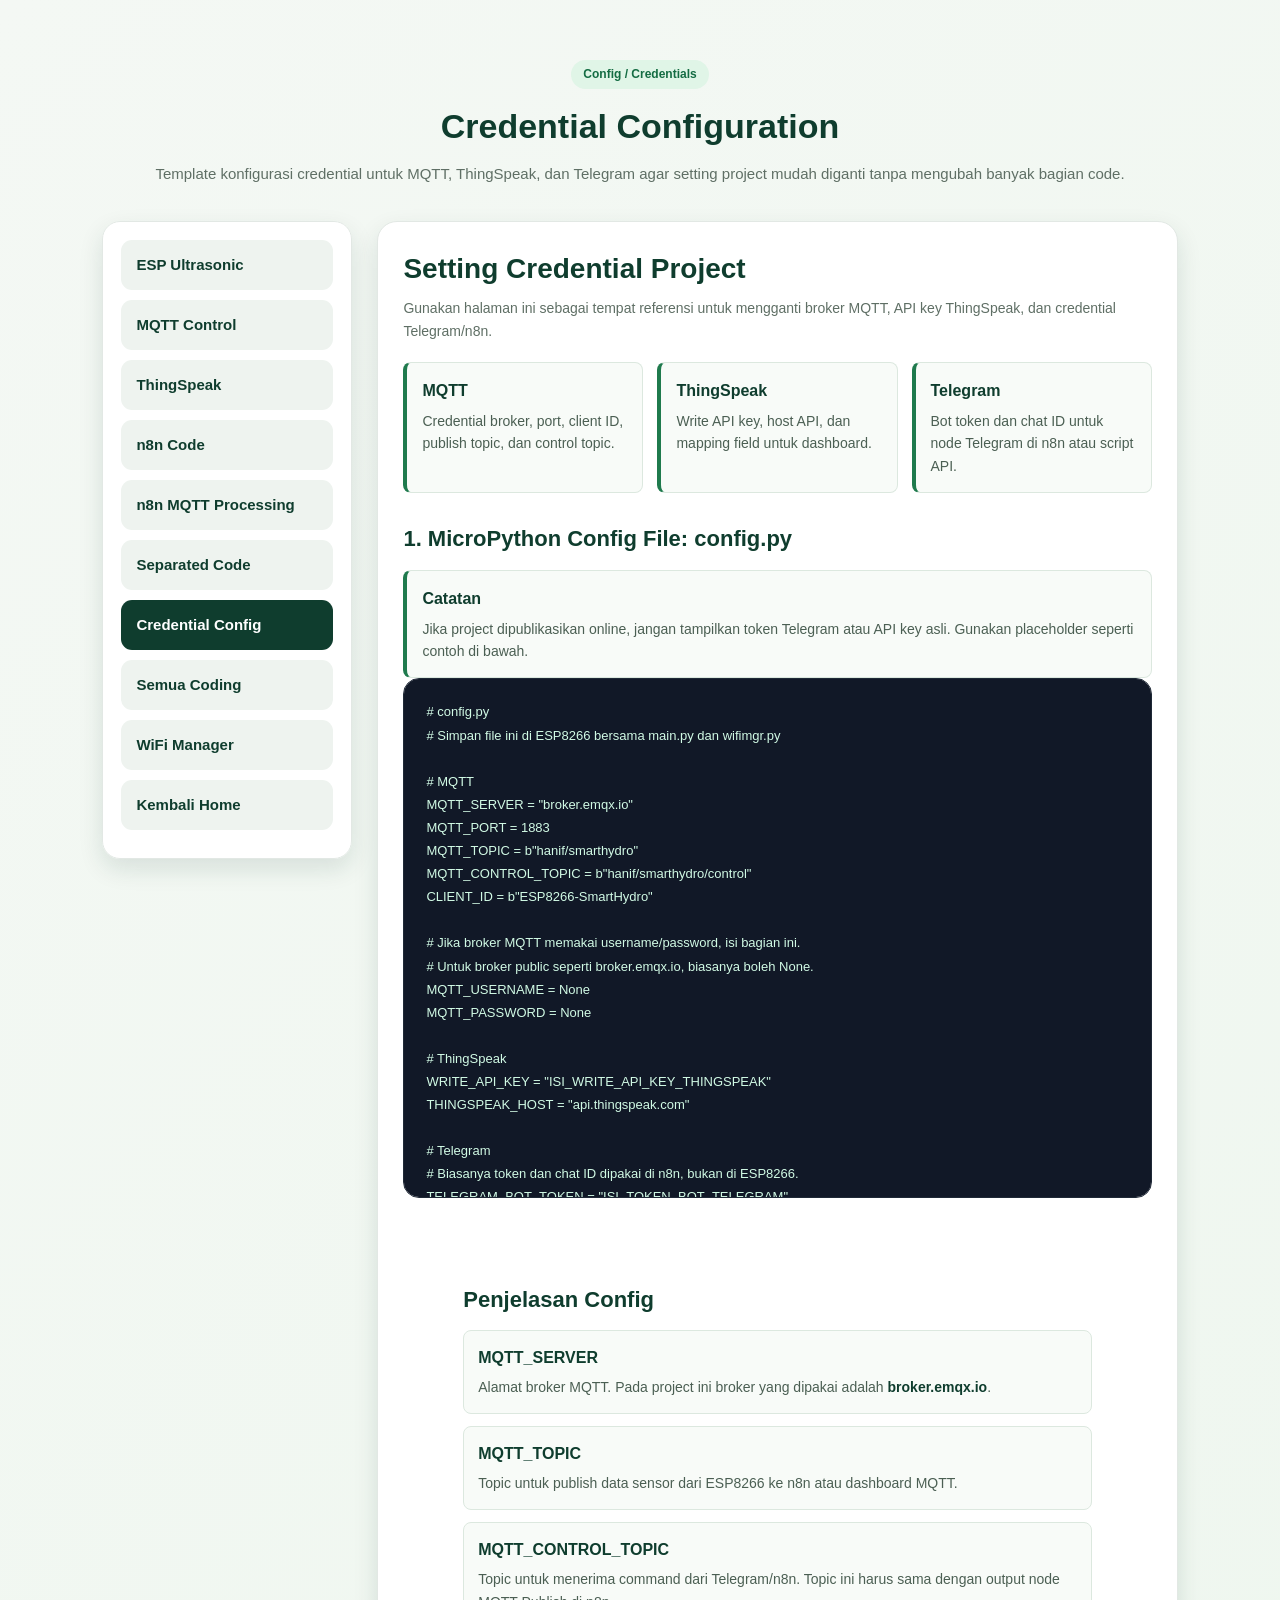
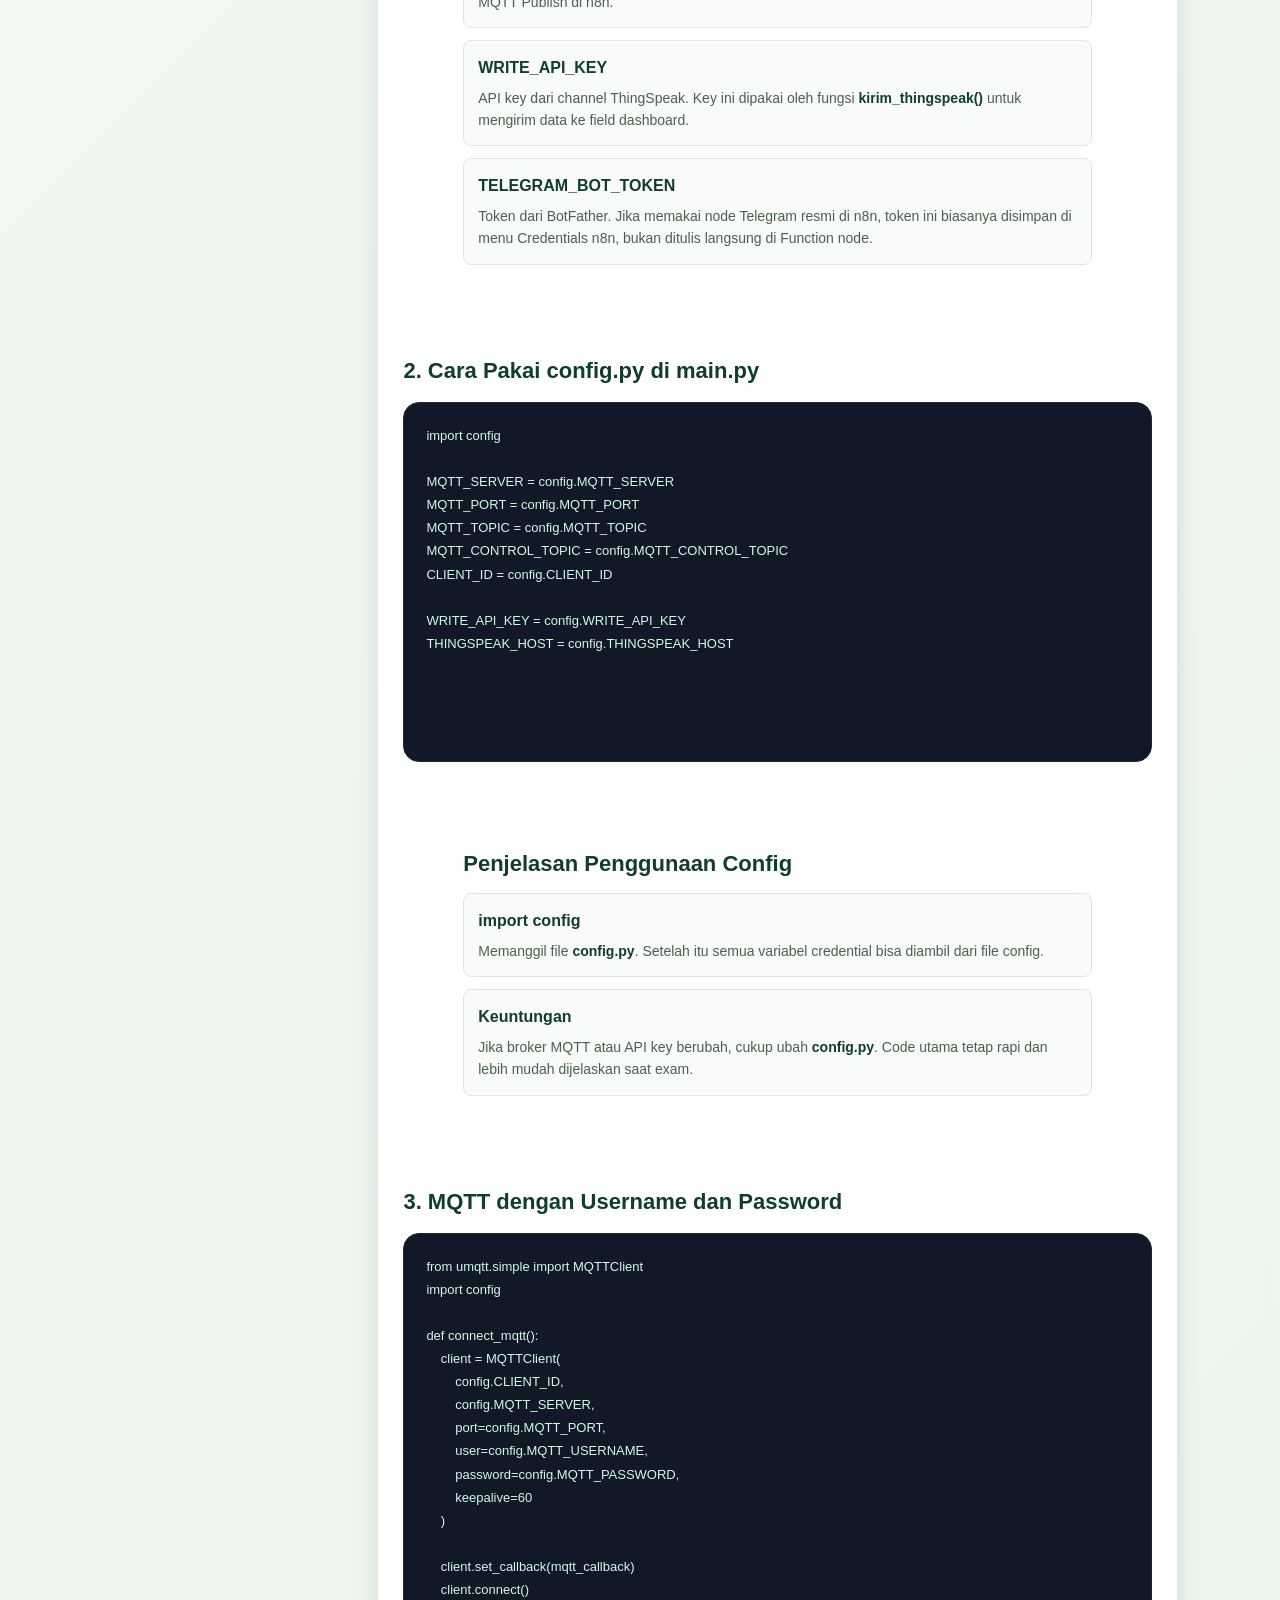
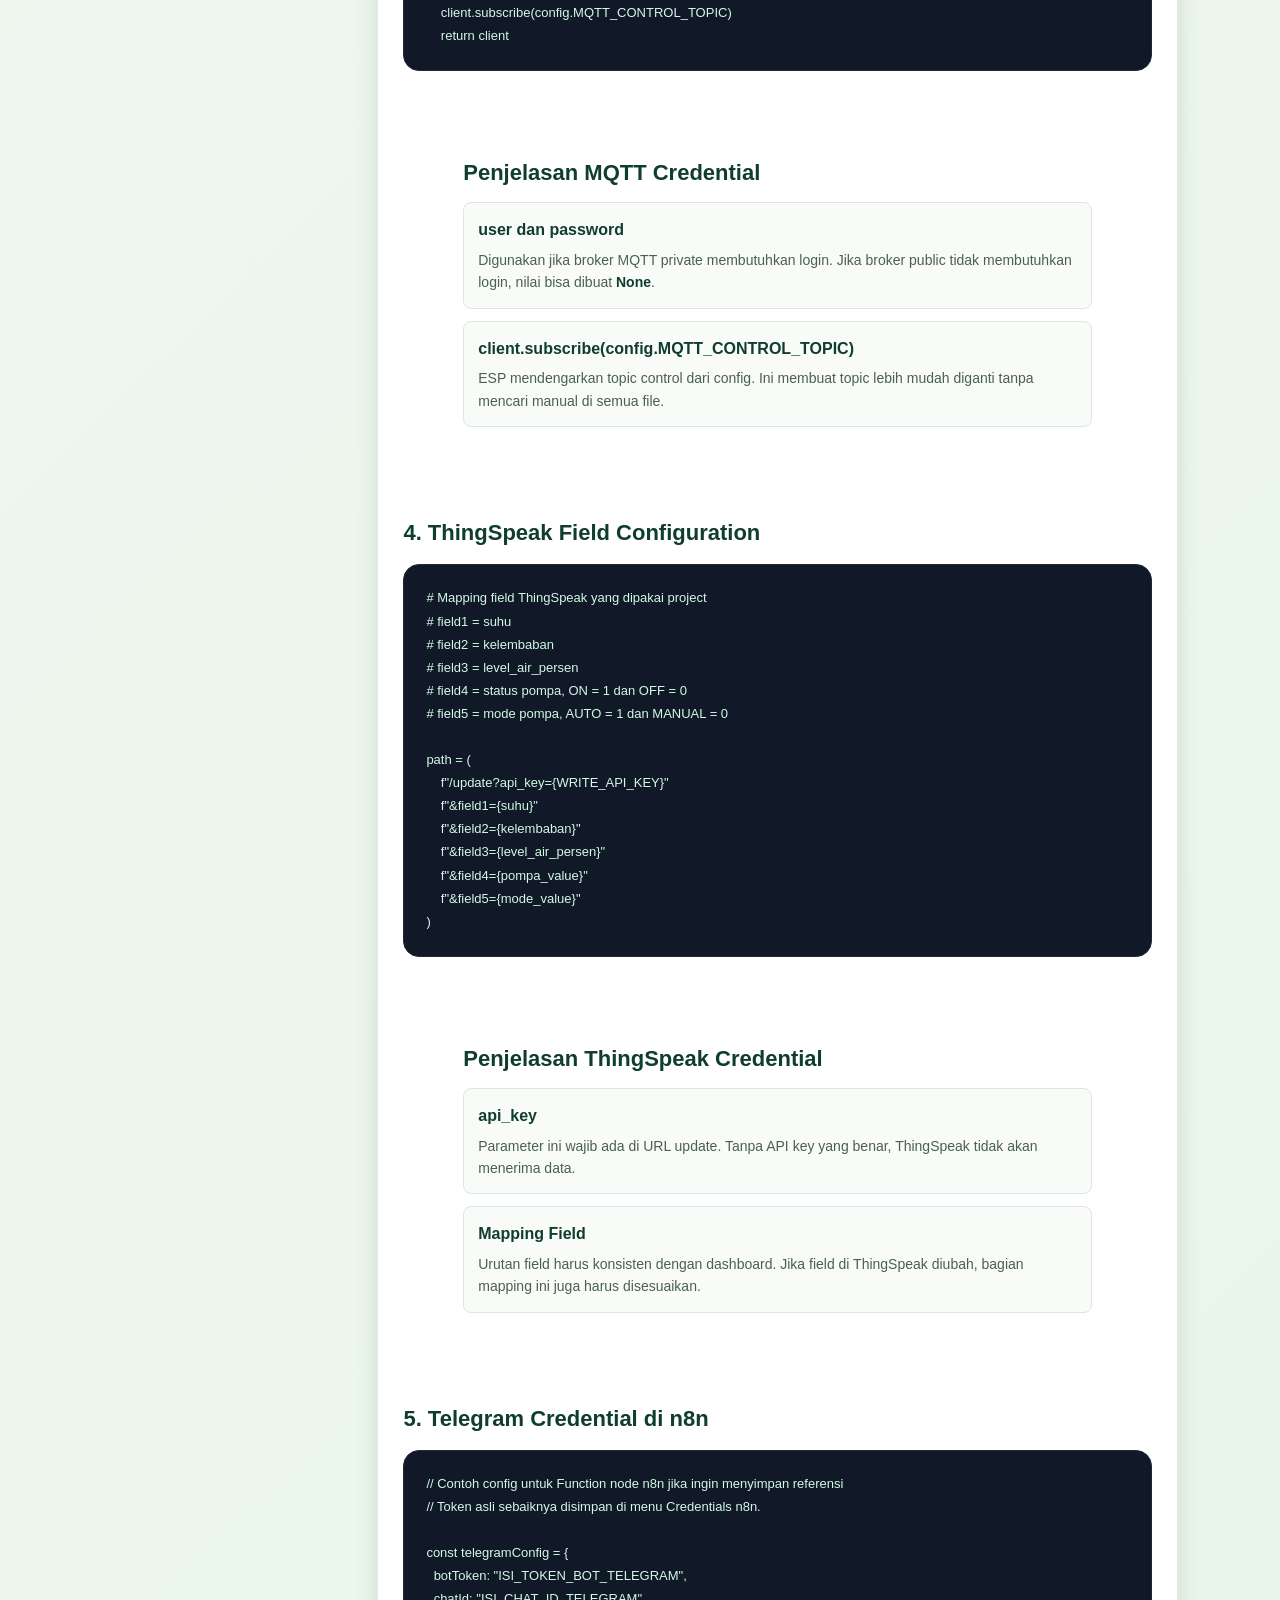
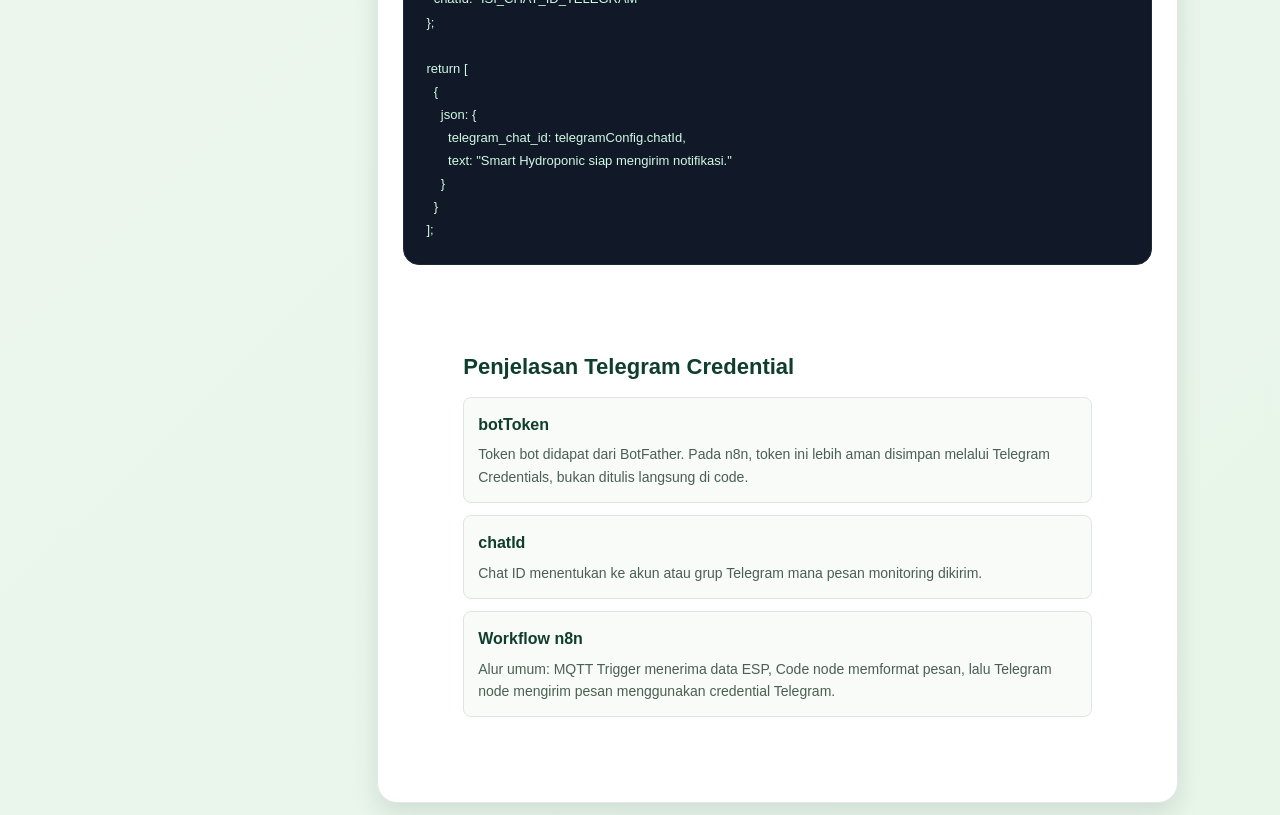
<file: credentials-config.html>
<!DOCTYPE html>
<html lang="id">
<head>
  <meta charset="UTF-8">
  <meta name="viewport" content="width=device-width, initial-scale=1.0">
  <title>Credential Config - SmartHydro</title>
  <link rel="stylesheet" href="style.css">
</head>
<body>

  <main class="code-section">
    <div class="section-title">
      <span class="code-label">Config / Credentials</span>
      <h2>Credential Configuration</h2>
      <p>Template konfigurasi credential untuk MQTT, ThingSpeak, dan Telegram agar setting project mudah diganti tanpa mengubah banyak bagian code.</p>
    </div>

    <div class="code-layout">
      <aside class="code-menu">
        <a href="esp-ultrasonic.html">ESP Ultrasonic</a>
        <a href="mqtt-control.html">MQTT Control</a>
        <a href="thingspeak.html">ThingSpeak</a>
        <a href="n8n-code.html">n8n Code</a>
        <a href="n8n-mqtt-processing.html">n8n MQTT Processing</a>
        <a href="device-test.html">Separated Code</a>
        <a href="credentials-config.html" class="active">Credential Config</a>
        <a href="all-coding.html">Semua Coding</a>
        <a href="wifi-manager.html">WiFi Manager</a>
        <a href="index.html#coding">Kembali Home</a>
      </aside>

      <article class="code-content">
        <div class="code-header">
          <div>
            <h1>Setting Credential Project</h1>
            <p>Gunakan halaman ini sebagai tempat referensi untuk mengganti broker MQTT, API key ThingSpeak, dan credential Telegram/n8n.</p>
          </div>
        </div>

        <div class="explain-grid">
          <div class="explain-card">
            <h3>MQTT</h3>
            <p>Credential broker, port, client ID, publish topic, dan control topic.</p>
          </div>
          <div class="explain-card">
            <h3>ThingSpeak</h3>
            <p>Write API key, host API, dan mapping field untuk dashboard.</p>
          </div>
          <div class="explain-card">
            <h3>Telegram</h3>
            <p>Bot token dan chat ID untuk node Telegram di n8n atau script API.</p>
          </div>
        </div>

        <h2 class="subheading">1. MicroPython Config File: <code>config.py</code></h2>
        <div class="notice-box">
          <h3>Catatan</h3>
          <p>Jika project dipublikasikan online, jangan tampilkan token Telegram atau API key asli. Gunakan placeholder seperti contoh di bawah.</p>
        </div>
        <div class="code-box">
<pre><code># config.py
# Simpan file ini di ESP8266 bersama main.py dan wifimgr.py

# MQTT
MQTT_SERVER = "broker.emqx.io"
MQTT_PORT = 1883
MQTT_TOPIC = b"hanif/smarthydro"
MQTT_CONTROL_TOPIC = b"hanif/smarthydro/control"
CLIENT_ID = b"ESP8266-SmartHydro"

# Jika broker MQTT memakai username/password, isi bagian ini.
# Untuk broker public seperti broker.emqx.io, biasanya boleh None.
MQTT_USERNAME = None
MQTT_PASSWORD = None

# ThingSpeak
WRITE_API_KEY = "ISI_WRITE_API_KEY_THINGSPEAK"
THINGSPEAK_HOST = "api.thingspeak.com"

# Telegram
# Biasanya token dan chat ID dipakai di n8n, bukan di ESP8266.
TELEGRAM_BOT_TOKEN = "ISI_TOKEN_BOT_TELEGRAM"
TELEGRAM_CHAT_ID = "ISI_CHAT_ID_TELEGRAM"</code></pre>
        </div>

        <section class="line-explain">
          <h2>Penjelasan Config</h2>
          <div class="detail-list">
            <div class="detail-item">
              <h3><code>MQTT_SERVER</code></h3>
              <p>Alamat broker MQTT. Pada project ini broker yang dipakai adalah <code>broker.emqx.io</code>.</p>
            </div>
            <div class="detail-item">
              <h3><code>MQTT_TOPIC</code></h3>
              <p>Topic untuk publish data sensor dari ESP8266 ke n8n atau dashboard MQTT.</p>
            </div>
            <div class="detail-item">
              <h3><code>MQTT_CONTROL_TOPIC</code></h3>
              <p>Topic untuk menerima command dari Telegram/n8n. Topic ini harus sama dengan output node MQTT Publish di n8n.</p>
            </div>
            <div class="detail-item">
              <h3><code>WRITE_API_KEY</code></h3>
              <p>API key dari channel ThingSpeak. Key ini dipakai oleh fungsi <code>kirim_thingspeak()</code> untuk mengirim data ke field dashboard.</p>
            </div>
            <div class="detail-item">
              <h3><code>TELEGRAM_BOT_TOKEN</code></h3>
              <p>Token dari BotFather. Jika memakai node Telegram resmi di n8n, token ini biasanya disimpan di menu Credentials n8n, bukan ditulis langsung di Function node.</p>
            </div>
          </div>
        </section>

        <h2 class="subheading">2. Cara Pakai <code>config.py</code> di <code>main.py</code></h2>
        <div class="code-box">
<pre><code>import config

MQTT_SERVER = config.MQTT_SERVER
MQTT_PORT = config.MQTT_PORT
MQTT_TOPIC = config.MQTT_TOPIC
MQTT_CONTROL_TOPIC = config.MQTT_CONTROL_TOPIC
CLIENT_ID = config.CLIENT_ID

WRITE_API_KEY = config.WRITE_API_KEY
THINGSPEAK_HOST = config.THINGSPEAK_HOST</code></pre>
        </div>

        <section class="line-explain">
          <h2>Penjelasan Penggunaan Config</h2>
          <div class="detail-list">
            <div class="detail-item">
              <h3><code>import config</code></h3>
              <p>Memanggil file <code>config.py</code>. Setelah itu semua variabel credential bisa diambil dari file config.</p>
            </div>
            <div class="detail-item">
              <h3>Keuntungan</h3>
              <p>Jika broker MQTT atau API key berubah, cukup ubah <code>config.py</code>. Code utama tetap rapi dan lebih mudah dijelaskan saat exam.</p>
            </div>
          </div>
        </section>

        <h2 class="subheading">3. MQTT dengan Username dan Password</h2>
        <div class="code-box">
<pre><code>from umqtt.simple import MQTTClient
import config

def connect_mqtt():
    client = MQTTClient(
        config.CLIENT_ID,
        config.MQTT_SERVER,
        port=config.MQTT_PORT,
        user=config.MQTT_USERNAME,
        password=config.MQTT_PASSWORD,
        keepalive=60
    )

    client.set_callback(mqtt_callback)
    client.connect()
    client.subscribe(config.MQTT_CONTROL_TOPIC)
    return client</code></pre>
        </div>

        <section class="line-explain">
          <h2>Penjelasan MQTT Credential</h2>
          <div class="detail-list">
            <div class="detail-item">
              <h3><code>user</code> dan <code>password</code></h3>
              <p>Digunakan jika broker MQTT private membutuhkan login. Jika broker public tidak membutuhkan login, nilai bisa dibuat <code>None</code>.</p>
            </div>
            <div class="detail-item">
              <h3><code>client.subscribe(config.MQTT_CONTROL_TOPIC)</code></h3>
              <p>ESP mendengarkan topic control dari config. Ini membuat topic lebih mudah diganti tanpa mencari manual di semua file.</p>
            </div>
          </div>
        </section>

        <h2 class="subheading">4. ThingSpeak Field Configuration</h2>
        <div class="code-box">
<pre><code># Mapping field ThingSpeak yang dipakai project
# field1 = suhu
# field2 = kelembaban
# field3 = level_air_persen
# field4 = status pompa, ON = 1 dan OFF = 0
# field5 = mode pompa, AUTO = 1 dan MANUAL = 0

path = (
    f"/update?api_key={WRITE_API_KEY}"
    f"&amp;field1={suhu}"
    f"&amp;field2={kelembaban}"
    f"&amp;field3={level_air_persen}"
    f"&amp;field4={pompa_value}"
    f"&amp;field5={mode_value}"
)</code></pre>
        </div>

        <section class="line-explain">
          <h2>Penjelasan ThingSpeak Credential</h2>
          <div class="detail-list">
            <div class="detail-item">
              <h3><code>api_key</code></h3>
              <p>Parameter ini wajib ada di URL update. Tanpa API key yang benar, ThingSpeak tidak akan menerima data.</p>
            </div>
            <div class="detail-item">
              <h3>Mapping Field</h3>
              <p>Urutan field harus konsisten dengan dashboard. Jika field di ThingSpeak diubah, bagian mapping ini juga harus disesuaikan.</p>
            </div>
          </div>
        </section>

        <h2 class="subheading">5. Telegram Credential di n8n</h2>
        <div class="code-box">
<pre><code>// Contoh config untuk Function node n8n jika ingin menyimpan referensi
// Token asli sebaiknya disimpan di menu Credentials n8n.

const telegramConfig = {
  botToken: "ISI_TOKEN_BOT_TELEGRAM",
  chatId: "ISI_CHAT_ID_TELEGRAM"
};

return [
  {
    json: {
      telegram_chat_id: telegramConfig.chatId,
      text: "Smart Hydroponic siap mengirim notifikasi."
    }
  }
];</code></pre>
        </div>

        <section class="line-explain">
          <h2>Penjelasan Telegram Credential</h2>
          <div class="detail-list">
            <div class="detail-item">
              <h3><code>botToken</code></h3>
              <p>Token bot didapat dari BotFather. Pada n8n, token ini lebih aman disimpan melalui Telegram Credentials, bukan ditulis langsung di code.</p>
            </div>
            <div class="detail-item">
              <h3><code>chatId</code></h3>
              <p>Chat ID menentukan ke akun atau grup Telegram mana pesan monitoring dikirim.</p>
            </div>
            <div class="detail-item">
              <h3>Workflow n8n</h3>
              <p>Alur umum: MQTT Trigger menerima data ESP, Code node memformat pesan, lalu Telegram node mengirim pesan menggunakan credential Telegram.</p>
            </div>
          </div>
        </section>
      </article>
    </div>
  </main>

</body>
</html>
</file>
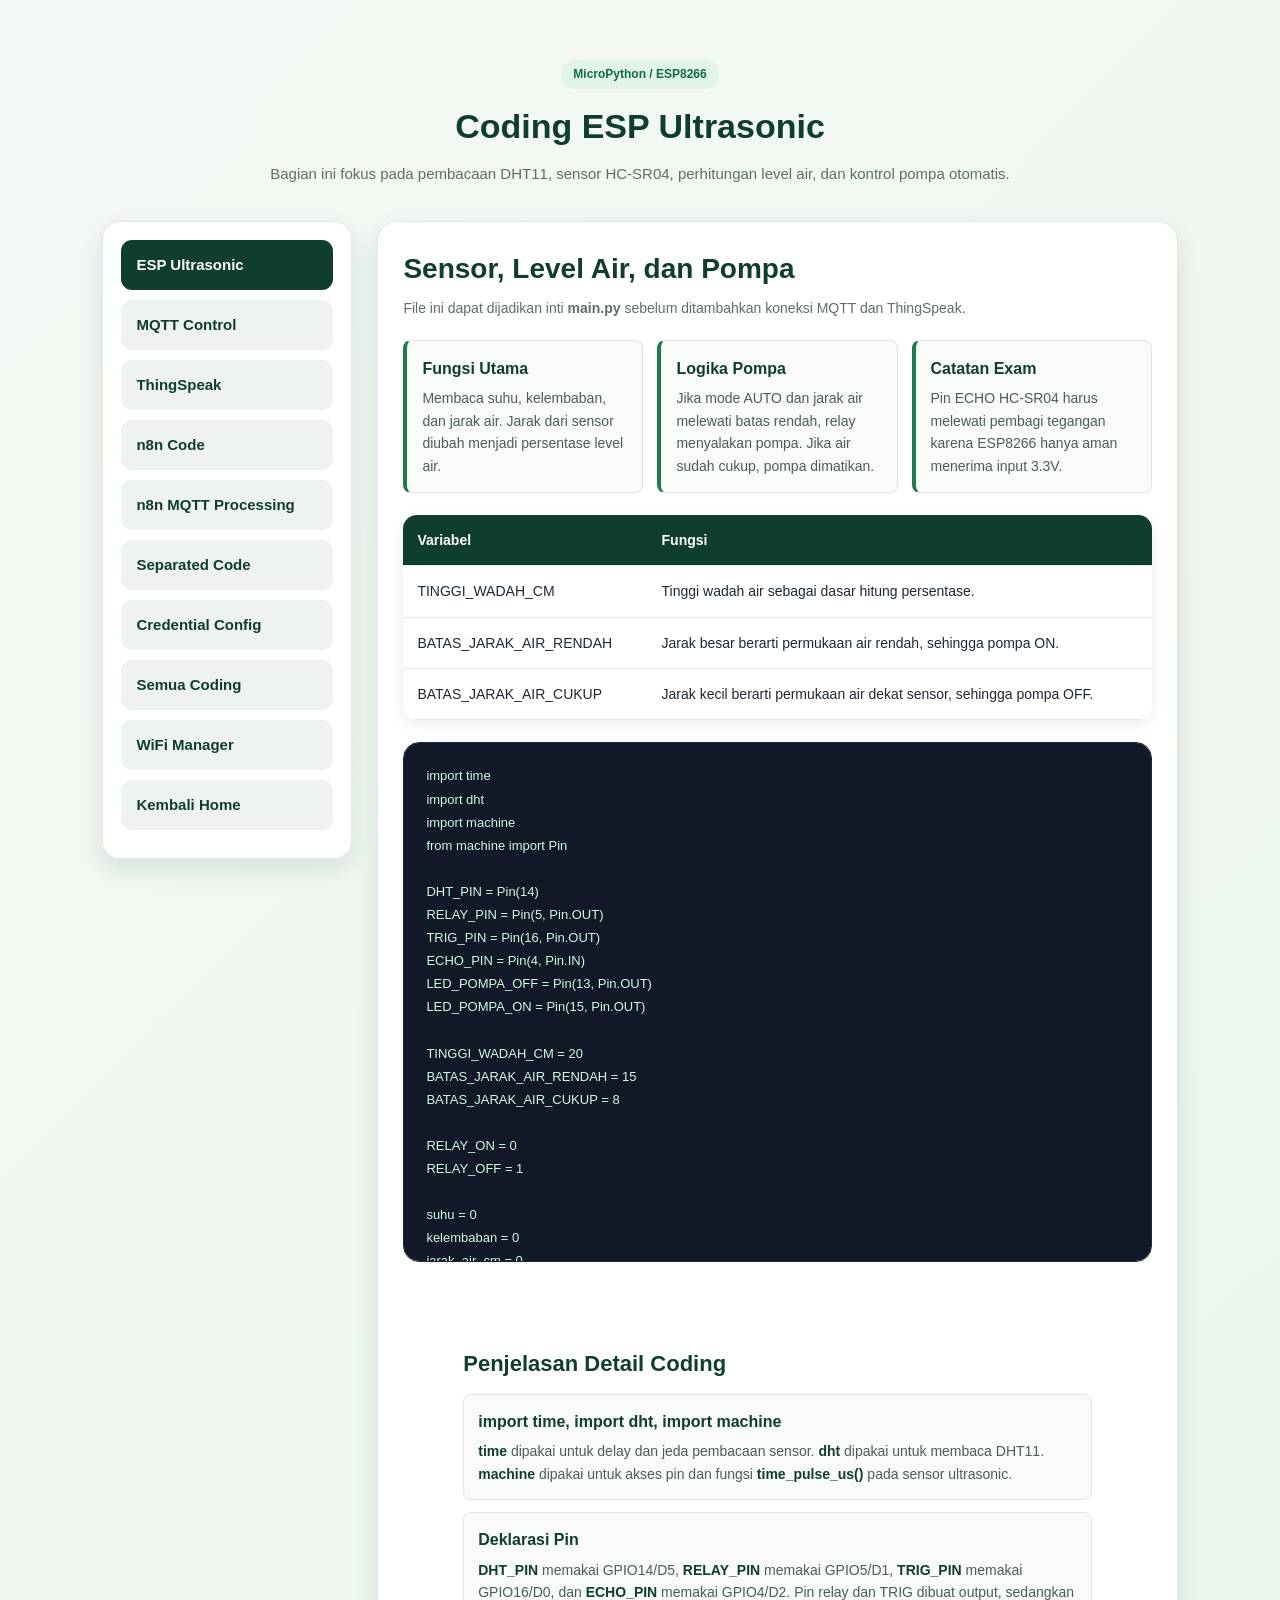
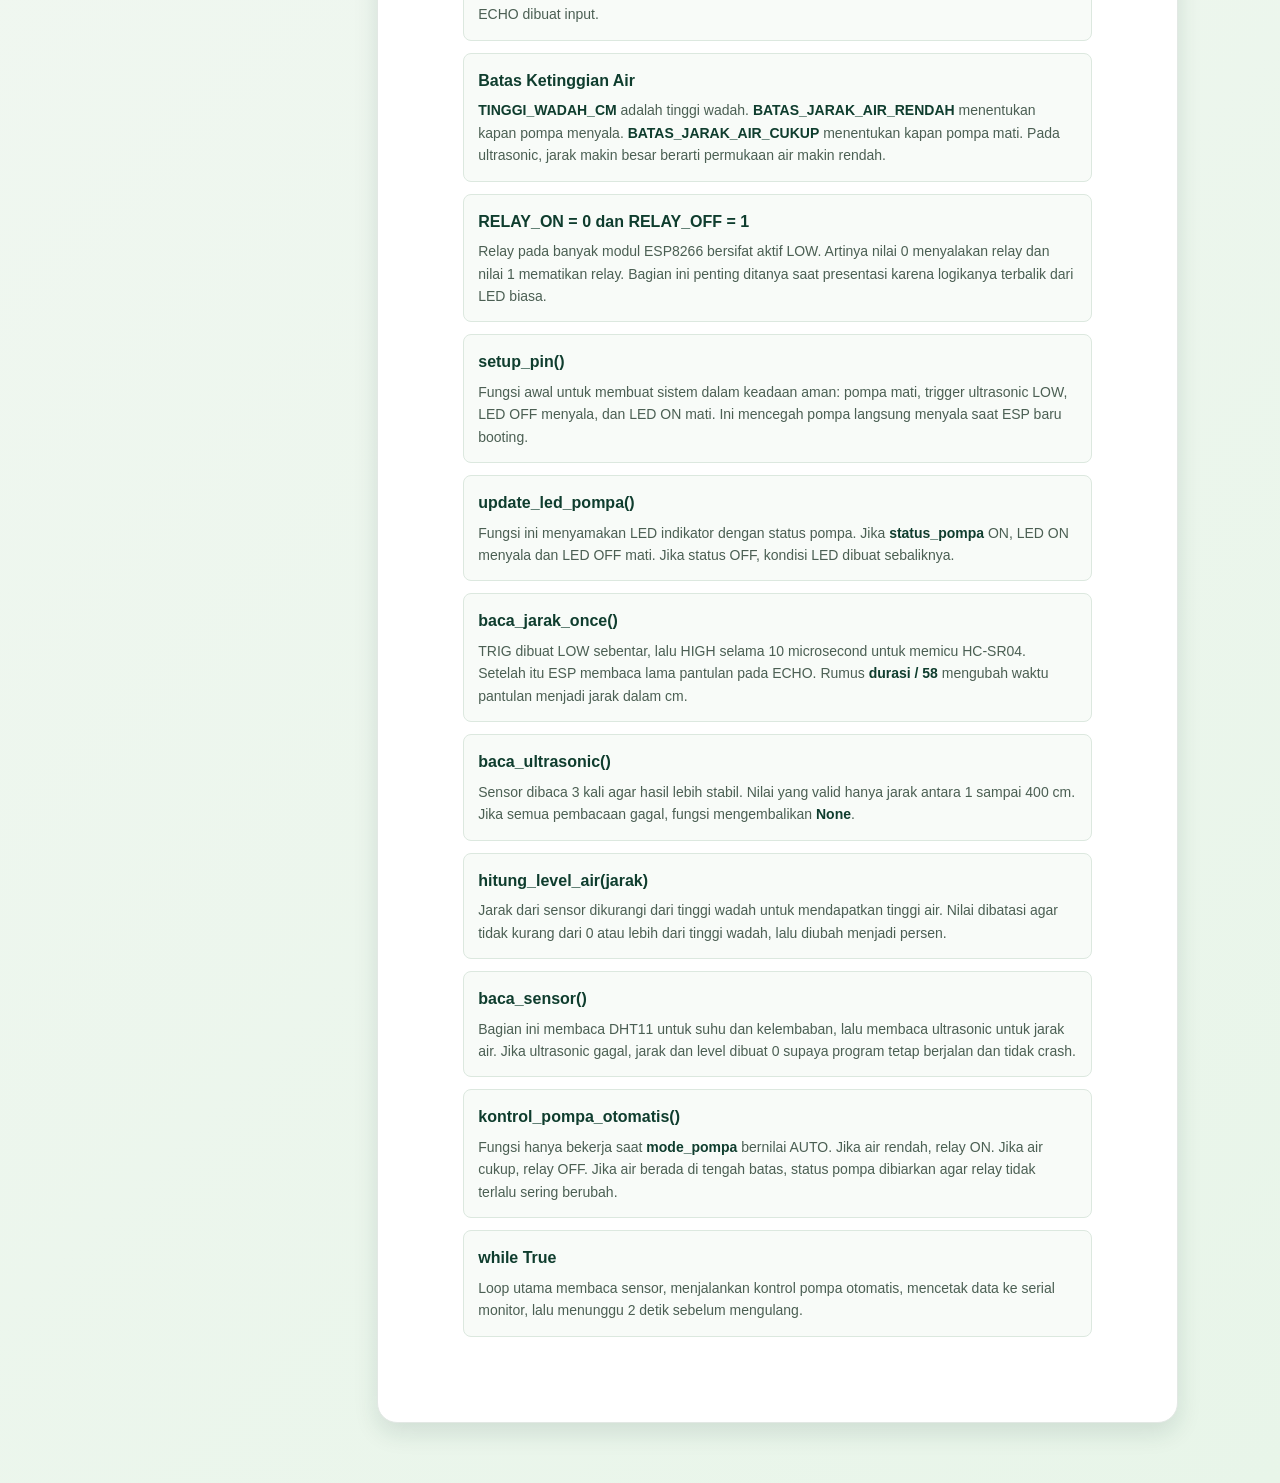
<file: esp-ultrasonic.html>
<!DOCTYPE html>
<html lang="id">
<head>
  <meta charset="UTF-8">
  <meta name="viewport" content="width=device-width, initial-scale=1.0">
  <title>ESP Ultrasonic - SmartHydro</title>
  <link rel="stylesheet" href="style.css">
</head>
<body>

  <main class="code-section">
    <div class="section-title">
      <span class="code-label">MicroPython / ESP8266</span>
      <h2>Coding ESP Ultrasonic</h2>
      <p>Bagian ini fokus pada pembacaan DHT11, sensor HC-SR04, perhitungan level air, dan kontrol pompa otomatis.</p>
    </div>

    <div class="code-layout">
      <aside class="code-menu">
        <a class="active" href="esp-ultrasonic.html">ESP Ultrasonic</a>
        <a href="mqtt-control.html">MQTT Control</a>
        <a href="thingspeak.html">ThingSpeak</a>
        <a href="n8n-code.html">n8n Code</a>
        <a href="n8n-mqtt-processing.html">n8n MQTT Processing</a>
        <a href="device-test.html">Separated Code</a>
        <a href="credentials-config.html">Credential Config</a>
        <a href="all-coding.html">Semua Coding</a>
        <a href="wifi-manager.html">WiFi Manager</a>
        <a href="index.html#coding">Kembali Home</a>
      </aside>

      <article class="code-content">
        <div class="code-header">
          <div>
            <h1>Sensor, Level Air, dan Pompa</h1>
            <p>File ini dapat dijadikan inti <strong>main.py</strong> sebelum ditambahkan koneksi MQTT dan ThingSpeak.</p>
          </div>
        </div>

        <div class="explain-grid">
          <div class="explain-card">
            <h3>Fungsi Utama</h3>
            <p>Membaca suhu, kelembaban, dan jarak air. Jarak dari sensor diubah menjadi persentase level air.</p>
          </div>
          <div class="explain-card">
            <h3>Logika Pompa</h3>
            <p>Jika mode AUTO dan jarak air melewati batas rendah, relay menyalakan pompa. Jika air sudah cukup, pompa dimatikan.</p>
          </div>
          <div class="explain-card">
            <h3>Catatan Exam</h3>
            <p>Pin ECHO HC-SR04 harus melewati pembagi tegangan karena ESP8266 hanya aman menerima input 3.3V.</p>
          </div>
        </div>

        <div class="table-box compact-table">
          <table>
            <thead>
              <tr>
                <th>Variabel</th>
                <th>Fungsi</th>
              </tr>
            </thead>
            <tbody>
              <tr>
                <td><code>TINGGI_WADAH_CM</code></td>
                <td>Tinggi wadah air sebagai dasar hitung persentase.</td>
              </tr>
              <tr>
                <td><code>BATAS_JARAK_AIR_RENDAH</code></td>
                <td>Jarak besar berarti permukaan air rendah, sehingga pompa ON.</td>
              </tr>
              <tr>
                <td><code>BATAS_JARAK_AIR_CUKUP</code></td>
                <td>Jarak kecil berarti permukaan air dekat sensor, sehingga pompa OFF.</td>
              </tr>
            </tbody>
          </table>
        </div>

        <div class="code-box">
<pre><code>import time
import dht
import machine
from machine import Pin

DHT_PIN = Pin(14)
RELAY_PIN = Pin(5, Pin.OUT)
TRIG_PIN = Pin(16, Pin.OUT)
ECHO_PIN = Pin(4, Pin.IN)
LED_POMPA_OFF = Pin(13, Pin.OUT)
LED_POMPA_ON = Pin(15, Pin.OUT)

TINGGI_WADAH_CM = 20
BATAS_JARAK_AIR_RENDAH = 15
BATAS_JARAK_AIR_CUKUP = 8

RELAY_ON = 0
RELAY_OFF = 1

suhu = 0
kelembaban = 0
jarak_air_cm = 0
level_air_persen = 0
status_pompa = "OFF"
mode_pompa = "AUTO"

dht_sensor = dht.DHT11(DHT_PIN)

def setup_pin():
    RELAY_PIN.value(RELAY_OFF)
    TRIG_PIN.value(0)
    LED_POMPA_OFF.value(1)
    LED_POMPA_ON.value(0)

def update_led_pompa():
    if status_pompa == "ON":
        LED_POMPA_ON.value(1)
        LED_POMPA_OFF.value(0)
    else:
        LED_POMPA_ON.value(0)
        LED_POMPA_OFF.value(1)

def baca_jarak_once():
    try:
        TRIG_PIN.value(0)
        time.sleep_us(2)
        TRIG_PIN.value(1)
        time.sleep_us(10)
        TRIG_PIN.value(0)

        durasi = machine.time_pulse_us(ECHO_PIN, 1, 30000)
        if durasi &lt; 0:
            return None

        return durasi / 58
    except Exception as e:
        print("Error ultrasonic:", e)
        return None

def baca_ultrasonic():
    total = 0
    jumlah = 0

    for i in range(3):
        jarak = baca_jarak_once()
        if jarak is not None and 1 &lt; jarak &lt; 400:
            total += jarak
            jumlah += 1
        time.sleep_ms(70)

    if jumlah == 0:
        return None

    return total / jumlah

def hitung_level_air(jarak):
    if jarak is None:
        return 0

    tinggi_air = TINGGI_WADAH_CM - jarak
    tinggi_air = max(0, min(tinggi_air, TINGGI_WADAH_CM))
    return int((tinggi_air * 100) / TINGGI_WADAH_CM)

def baca_sensor():
    global suhu, kelembaban, jarak_air_cm, level_air_persen

    try:
        dht_sensor.measure()
        suhu = dht_sensor.temperature()
        kelembaban = dht_sensor.humidity()
    except Exception as e:
        print("Gagal baca DHT:", e)

    jarak = baca_ultrasonic()
    if jarak is not None:
        jarak_air_cm = round(jarak, 1)
        level_air_persen = hitung_level_air(jarak_air_cm)
    else:
        jarak_air_cm = 0
        level_air_persen = 0

def kontrol_pompa_otomatis():
    global status_pompa

    if mode_pompa != "AUTO":
        return

    if jarak_air_cm == 0:
        print("Data ultrasonic tidak valid")
        return

    if jarak_air_cm &gt; BATAS_JARAK_AIR_RENDAH:
        RELAY_PIN.value(RELAY_ON)
        status_pompa = "ON"
        update_led_pompa()
        print("Auto: air rendah, pompa ON")
    elif jarak_air_cm &lt; BATAS_JARAK_AIR_CUKUP:
        RELAY_PIN.value(RELAY_OFF)
        status_pompa = "OFF"
        update_led_pompa()
        print("Auto: air cukup, pompa OFF")

setup_pin()

while True:
    baca_sensor()
    kontrol_pompa_otomatis()

    print("Suhu:", suhu, "C")
    print("Kelembaban:", kelembaban, "%")
    print("Jarak air:", jarak_air_cm, "cm")
    print("Level air:", level_air_persen, "%")
    print("Pompa:", status_pompa, "| Mode:", mode_pompa)

    time.sleep(2)</code></pre>
        </div>

        <section class="line-explain">
          <h2>Penjelasan Detail Coding</h2>
          <div class="detail-list">
            <div class="detail-item">
              <h3><code>import time</code>, <code>import dht</code>, <code>import machine</code></h3>
              <p><code>time</code> dipakai untuk delay dan jeda pembacaan sensor. <code>dht</code> dipakai untuk membaca DHT11. <code>machine</code> dipakai untuk akses pin dan fungsi <code>time_pulse_us()</code> pada sensor ultrasonic.</p>
            </div>
            <div class="detail-item">
              <h3>Deklarasi Pin</h3>
              <p><code>DHT_PIN</code> memakai GPIO14/D5, <code>RELAY_PIN</code> memakai GPIO5/D1, <code>TRIG_PIN</code> memakai GPIO16/D0, dan <code>ECHO_PIN</code> memakai GPIO4/D2. Pin relay dan TRIG dibuat output, sedangkan ECHO dibuat input.</p>
            </div>
            <div class="detail-item">
              <h3>Batas Ketinggian Air</h3>
              <p><code>TINGGI_WADAH_CM</code> adalah tinggi wadah. <code>BATAS_JARAK_AIR_RENDAH</code> menentukan kapan pompa menyala. <code>BATAS_JARAK_AIR_CUKUP</code> menentukan kapan pompa mati. Pada ultrasonic, jarak makin besar berarti permukaan air makin rendah.</p>
            </div>
            <div class="detail-item">
              <h3><code>RELAY_ON = 0</code> dan <code>RELAY_OFF = 1</code></h3>
              <p>Relay pada banyak modul ESP8266 bersifat aktif LOW. Artinya nilai 0 menyalakan relay dan nilai 1 mematikan relay. Bagian ini penting ditanya saat presentasi karena logikanya terbalik dari LED biasa.</p>
            </div>
            <div class="detail-item">
              <h3><code>setup_pin()</code></h3>
              <p>Fungsi awal untuk membuat sistem dalam keadaan aman: pompa mati, trigger ultrasonic LOW, LED OFF menyala, dan LED ON mati. Ini mencegah pompa langsung menyala saat ESP baru booting.</p>
            </div>
            <div class="detail-item">
              <h3><code>update_led_pompa()</code></h3>
              <p>Fungsi ini menyamakan LED indikator dengan status pompa. Jika <code>status_pompa</code> ON, LED ON menyala dan LED OFF mati. Jika status OFF, kondisi LED dibuat sebaliknya.</p>
            </div>
            <div class="detail-item">
              <h3><code>baca_jarak_once()</code></h3>
              <p>TRIG dibuat LOW sebentar, lalu HIGH selama 10 microsecond untuk memicu HC-SR04. Setelah itu ESP membaca lama pantulan pada ECHO. Rumus <code>durasi / 58</code> mengubah waktu pantulan menjadi jarak dalam cm.</p>
            </div>
            <div class="detail-item">
              <h3><code>baca_ultrasonic()</code></h3>
              <p>Sensor dibaca 3 kali agar hasil lebih stabil. Nilai yang valid hanya jarak antara 1 sampai 400 cm. Jika semua pembacaan gagal, fungsi mengembalikan <code>None</code>.</p>
            </div>
            <div class="detail-item">
              <h3><code>hitung_level_air(jarak)</code></h3>
              <p>Jarak dari sensor dikurangi dari tinggi wadah untuk mendapatkan tinggi air. Nilai dibatasi agar tidak kurang dari 0 atau lebih dari tinggi wadah, lalu diubah menjadi persen.</p>
            </div>
            <div class="detail-item">
              <h3><code>baca_sensor()</code></h3>
              <p>Bagian ini membaca DHT11 untuk suhu dan kelembaban, lalu membaca ultrasonic untuk jarak air. Jika ultrasonic gagal, jarak dan level dibuat 0 supaya program tetap berjalan dan tidak crash.</p>
            </div>
            <div class="detail-item">
              <h3><code>kontrol_pompa_otomatis()</code></h3>
              <p>Fungsi hanya bekerja saat <code>mode_pompa</code> bernilai AUTO. Jika air rendah, relay ON. Jika air cukup, relay OFF. Jika air berada di tengah batas, status pompa dibiarkan agar relay tidak terlalu sering berubah.</p>
            </div>
            <div class="detail-item">
              <h3><code>while True</code></h3>
              <p>Loop utama membaca sensor, menjalankan kontrol pompa otomatis, mencetak data ke serial monitor, lalu menunggu 2 detik sebelum mengulang.</p>
            </div>
          </div>
        </section>
      </article>
    </div>
  </main>

</body>
</html>
</file>
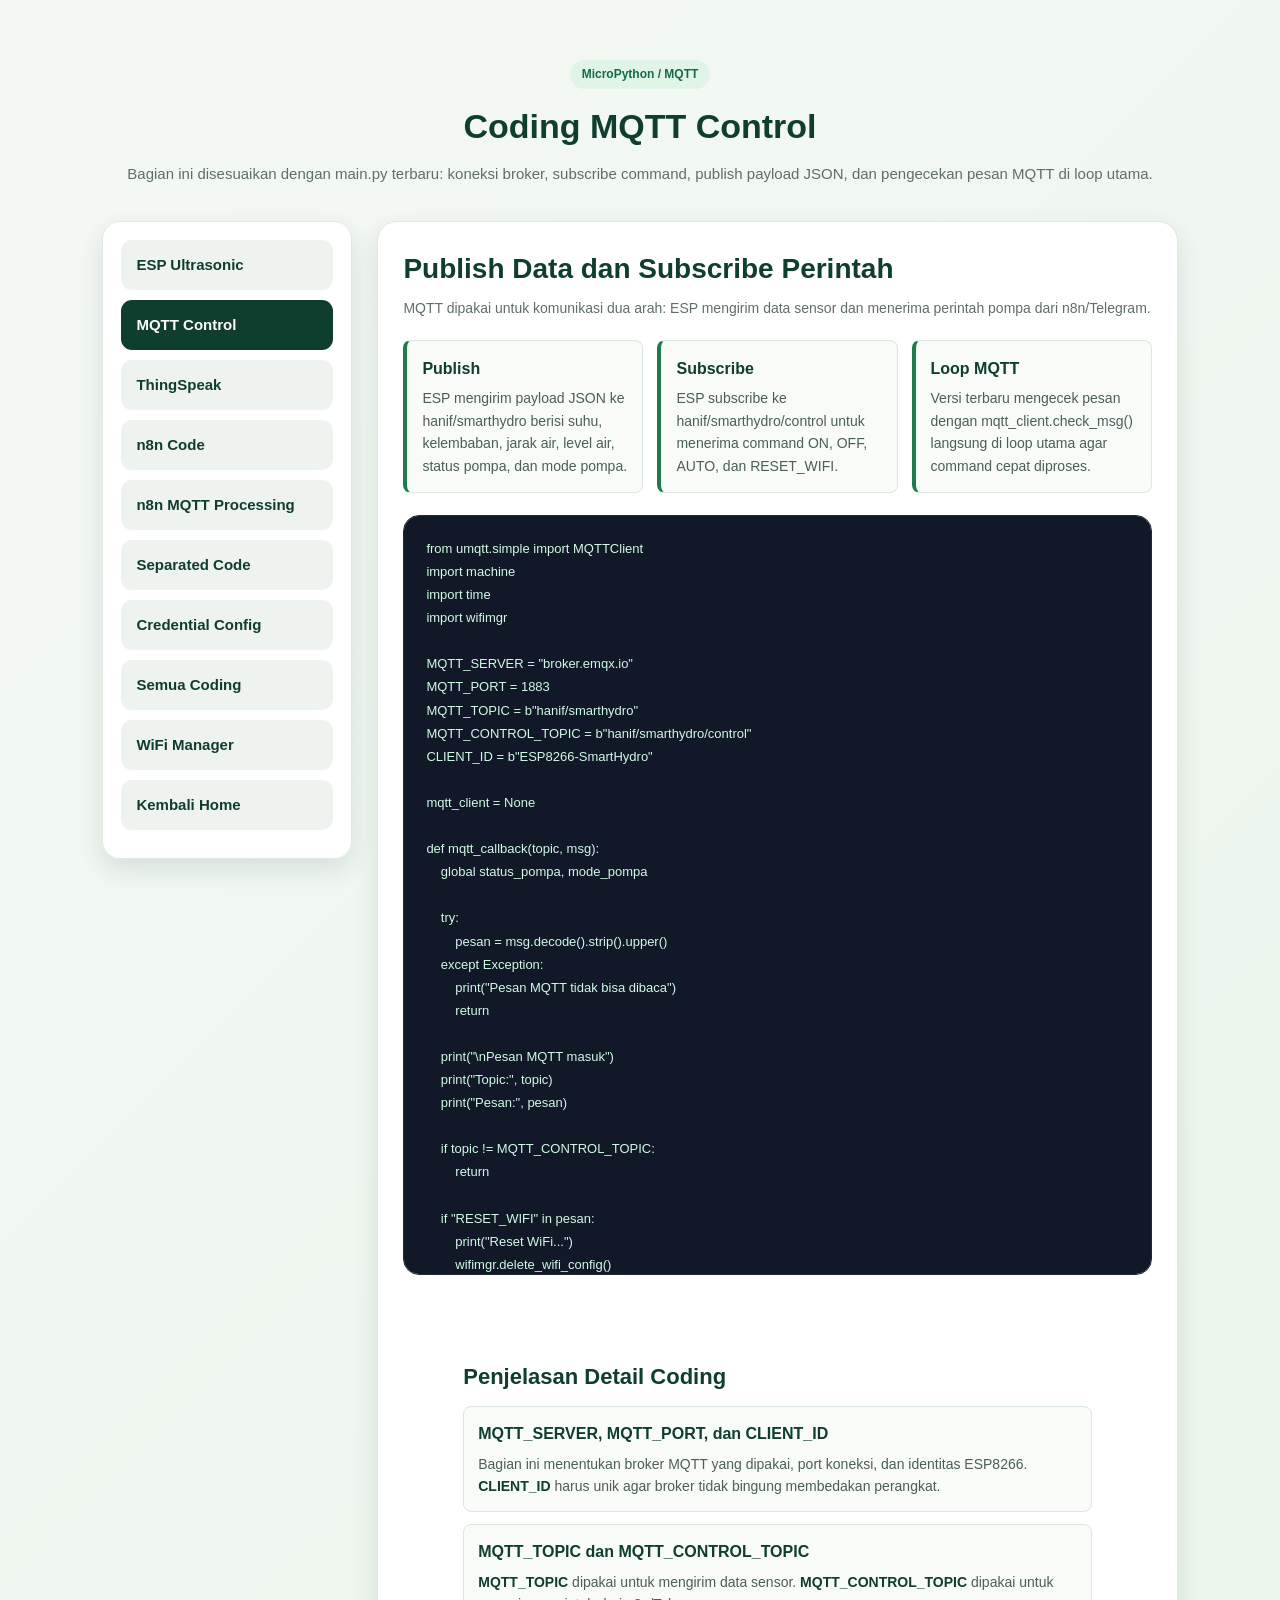
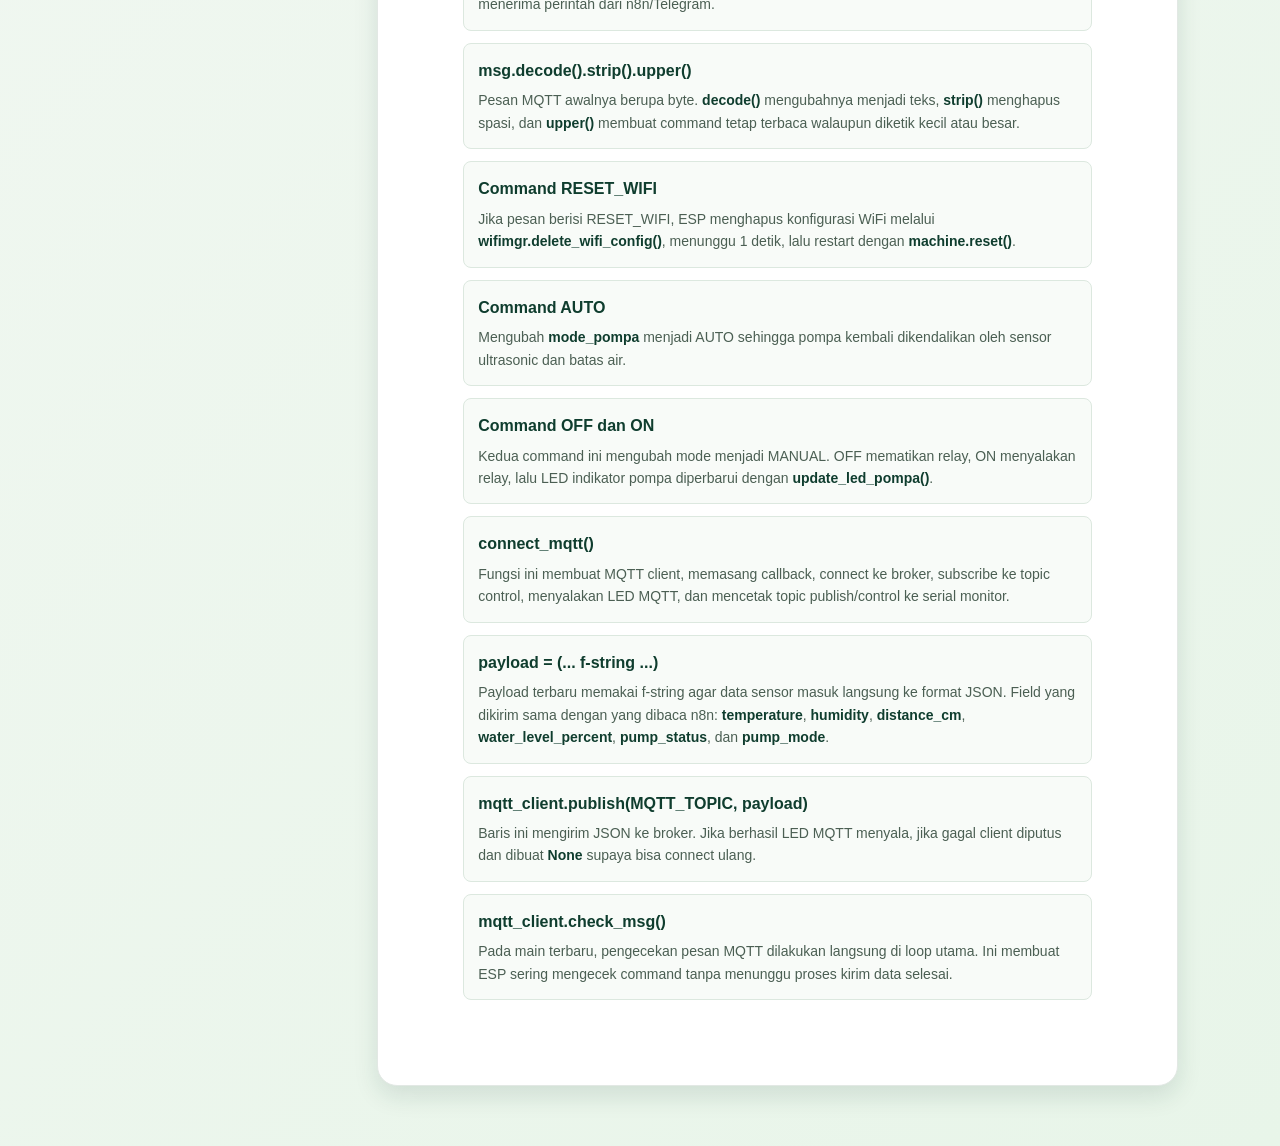
<file: mqtt-control.html>
<!DOCTYPE html>
<html lang="id">
<head>
  <meta charset="UTF-8">
  <meta name="viewport" content="width=device-width, initial-scale=1.0">
  <title>MQTT Control - SmartHydro</title>
  <link rel="stylesheet" href="style.css">
</head>
<body>

  <main class="code-section">
    <div class="section-title">
      <span class="code-label">MicroPython / MQTT</span>
      <h2>Coding MQTT Control</h2>
      <p>Bagian ini disesuaikan dengan <code>main.py</code> terbaru: koneksi broker, subscribe command, publish payload JSON, dan pengecekan pesan MQTT di loop utama.</p>
    </div>

    <div class="code-layout">
      <aside class="code-menu">
        <a href="esp-ultrasonic.html">ESP Ultrasonic</a>
        <a class="active" href="mqtt-control.html">MQTT Control</a>
        <a href="thingspeak.html">ThingSpeak</a>
        <a href="n8n-code.html">n8n Code</a>
        <a href="n8n-mqtt-processing.html">n8n MQTT Processing</a>
        <a href="device-test.html">Separated Code</a>
        <a href="credentials-config.html">Credential Config</a>
        <a href="all-coding.html">Semua Coding</a>
        <a href="wifi-manager.html">WiFi Manager</a>
        <a href="index.html#coding">Kembali Home</a>
      </aside>

      <article class="code-content">
        <div class="code-header">
          <div>
            <h1>Publish Data dan Subscribe Perintah</h1>
            <p>MQTT dipakai untuk komunikasi dua arah: ESP mengirim data sensor dan menerima perintah pompa dari n8n/Telegram.</p>
          </div>
        </div>

        <div class="explain-grid">
          <div class="explain-card">
            <h3>Publish</h3>
            <p>ESP mengirim payload JSON ke <code>hanif/smarthydro</code> berisi suhu, kelembaban, jarak air, level air, status pompa, dan mode pompa.</p>
          </div>
          <div class="explain-card">
            <h3>Subscribe</h3>
            <p>ESP subscribe ke <code>hanif/smarthydro/control</code> untuk menerima command <code>ON</code>, <code>OFF</code>, <code>AUTO</code>, dan <code>RESET_WIFI</code>.</p>
          </div>
          <div class="explain-card">
            <h3>Loop MQTT</h3>
            <p>Versi terbaru mengecek pesan dengan <code>mqtt_client.check_msg()</code> langsung di loop utama agar command cepat diproses.</p>
          </div>
        </div>

        <div class="code-box tall-code">
<pre><code>from umqtt.simple import MQTTClient
import machine
import time
import wifimgr

MQTT_SERVER = "broker.emqx.io"
MQTT_PORT = 1883
MQTT_TOPIC = b"hanif/smarthydro"
MQTT_CONTROL_TOPIC = b"hanif/smarthydro/control"
CLIENT_ID = b"ESP8266-SmartHydro"

mqtt_client = None

def mqtt_callback(topic, msg):
    global status_pompa, mode_pompa

    try:
        pesan = msg.decode().strip().upper()
    except Exception:
        print("Pesan MQTT tidak bisa dibaca")
        return

    print("\nPesan MQTT masuk")
    print("Topic:", topic)
    print("Pesan:", pesan)

    if topic != MQTT_CONTROL_TOPIC:
        return

    if "RESET_WIFI" in pesan:
        print("Reset WiFi...")
        wifimgr.delete_wifi_config()
        time.sleep(1)
        machine.reset()

    elif "AUTO" in pesan:
        mode_pompa = "AUTO"
        print("Mode pompa AUTO")

    elif "OFF" in pesan or "MATI" in pesan:
        mode_pompa = "MANUAL"
        status_pompa = "OFF"
        RELAY_PIN.value(RELAY_OFF)
        update_led_pompa()
        print("Pompa dimatikan manual")
        print("Relay value:", RELAY_PIN.value())

    elif "ON" in pesan or "NYALA" in pesan:
        mode_pompa = "MANUAL"
        status_pompa = "ON"
        RELAY_PIN.value(RELAY_ON)
        update_led_pompa()
        print("Pompa dinyalakan manual")
        print("Relay value:", RELAY_PIN.value())

    else:
        print("Perintah tidak dikenal")

def connect_mqtt():
    global mqtt_client

    try:
        print("\nMenghubungkan ke MQTT...")
        mqtt_client = MQTTClient(
            CLIENT_ID,
            MQTT_SERVER,
            port=MQTT_PORT,
            keepalive=60
        )

        mqtt_client.set_callback(mqtt_callback)
        mqtt_client.connect()
        mqtt_client.subscribe(MQTT_CONTROL_TOPIC)

        LED_MQTT.value(1)

        print("MQTT terhubung")
        print("Publish topic :", MQTT_TOPIC)
        print("Control topic :", MQTT_CONTROL_TOPIC)

        return mqtt_client

    except Exception as e:
        print("MQTT gagal:", e)
        LED_MQTT.value(0)
        return None

def kirim_mqtt():
    global mqtt_client

    if mqtt_client is None:
        mqtt_client = connect_mqtt()

    if mqtt_client is None:
        print("MQTT belum terhubung")
        return

    payload = (
        f'{{"temperature":{suhu},"humidity":{kelembaban},"distance_cm":{jarak_air_cm},'
        f'"water_level_percent":{level_air_persen},"pump_status":"{status_pompa}","pump_mode":"{mode_pompa}"}}'
    )

    try:
        mqtt_client.publish(MQTT_TOPIC, payload)
        LED_MQTT.value(1)

        print("\nMQTT terkirim:")
        print(payload)

    except Exception as e:
        print("MQTT publish gagal:", e)
        LED_MQTT.value(0)

        try:
            mqtt_client.disconnect()
        except Exception:
            pass

        mqtt_client = None

# Bagian ini berada di while True pada main.py
if mqtt_client is not None:
    try:
        mqtt_client.check_msg()
    except Exception as e:
        print("Gagal cek MQTT:", e)
        LED_MQTT.value(0)

        try:
            mqtt_client.disconnect()
        except Exception:
            pass

        mqtt_client = None</code></pre>
        </div>

        <section class="line-explain">
          <h2>Penjelasan Detail Coding</h2>
          <div class="detail-list">
            <div class="detail-item">
              <h3><code>MQTT_SERVER</code>, <code>MQTT_PORT</code>, dan <code>CLIENT_ID</code></h3>
              <p>Bagian ini menentukan broker MQTT yang dipakai, port koneksi, dan identitas ESP8266. <code>CLIENT_ID</code> harus unik agar broker tidak bingung membedakan perangkat.</p>
            </div>
            <div class="detail-item">
              <h3><code>MQTT_TOPIC</code> dan <code>MQTT_CONTROL_TOPIC</code></h3>
              <p><code>MQTT_TOPIC</code> dipakai untuk mengirim data sensor. <code>MQTT_CONTROL_TOPIC</code> dipakai untuk menerima perintah dari n8n/Telegram.</p>
            </div>
            <div class="detail-item">
              <h3><code>msg.decode().strip().upper()</code></h3>
              <p>Pesan MQTT awalnya berupa byte. <code>decode()</code> mengubahnya menjadi teks, <code>strip()</code> menghapus spasi, dan <code>upper()</code> membuat command tetap terbaca walaupun diketik kecil atau besar.</p>
            </div>
            <div class="detail-item">
              <h3>Command <code>RESET_WIFI</code></h3>
              <p>Jika pesan berisi RESET_WIFI, ESP menghapus konfigurasi WiFi melalui <code>wifimgr.delete_wifi_config()</code>, menunggu 1 detik, lalu restart dengan <code>machine.reset()</code>.</p>
            </div>
            <div class="detail-item">
              <h3>Command <code>AUTO</code></h3>
              <p>Mengubah <code>mode_pompa</code> menjadi AUTO sehingga pompa kembali dikendalikan oleh sensor ultrasonic dan batas air.</p>
            </div>
            <div class="detail-item">
              <h3>Command <code>OFF</code> dan <code>ON</code></h3>
              <p>Kedua command ini mengubah mode menjadi MANUAL. OFF mematikan relay, ON menyalakan relay, lalu LED indikator pompa diperbarui dengan <code>update_led_pompa()</code>.</p>
            </div>
            <div class="detail-item">
              <h3><code>connect_mqtt()</code></h3>
              <p>Fungsi ini membuat MQTT client, memasang callback, connect ke broker, subscribe ke topic control, menyalakan LED MQTT, dan mencetak topic publish/control ke serial monitor.</p>
            </div>
            <div class="detail-item">
              <h3><code>payload = (... f-string ...)</code></h3>
              <p>Payload terbaru memakai f-string agar data sensor masuk langsung ke format JSON. Field yang dikirim sama dengan yang dibaca n8n: <code>temperature</code>, <code>humidity</code>, <code>distance_cm</code>, <code>water_level_percent</code>, <code>pump_status</code>, dan <code>pump_mode</code>.</p>
            </div>
            <div class="detail-item">
              <h3><code>mqtt_client.publish(MQTT_TOPIC, payload)</code></h3>
              <p>Baris ini mengirim JSON ke broker. Jika berhasil LED MQTT menyala, jika gagal client diputus dan dibuat <code>None</code> supaya bisa connect ulang.</p>
            </div>
            <div class="detail-item">
              <h3><code>mqtt_client.check_msg()</code></h3>
              <p>Pada main terbaru, pengecekan pesan MQTT dilakukan langsung di loop utama. Ini membuat ESP sering mengecek command tanpa menunggu proses kirim data selesai.</p>
            </div>
          </div>
        </section>
      </article>
    </div>
  </main>

</body>
</html>
</file>
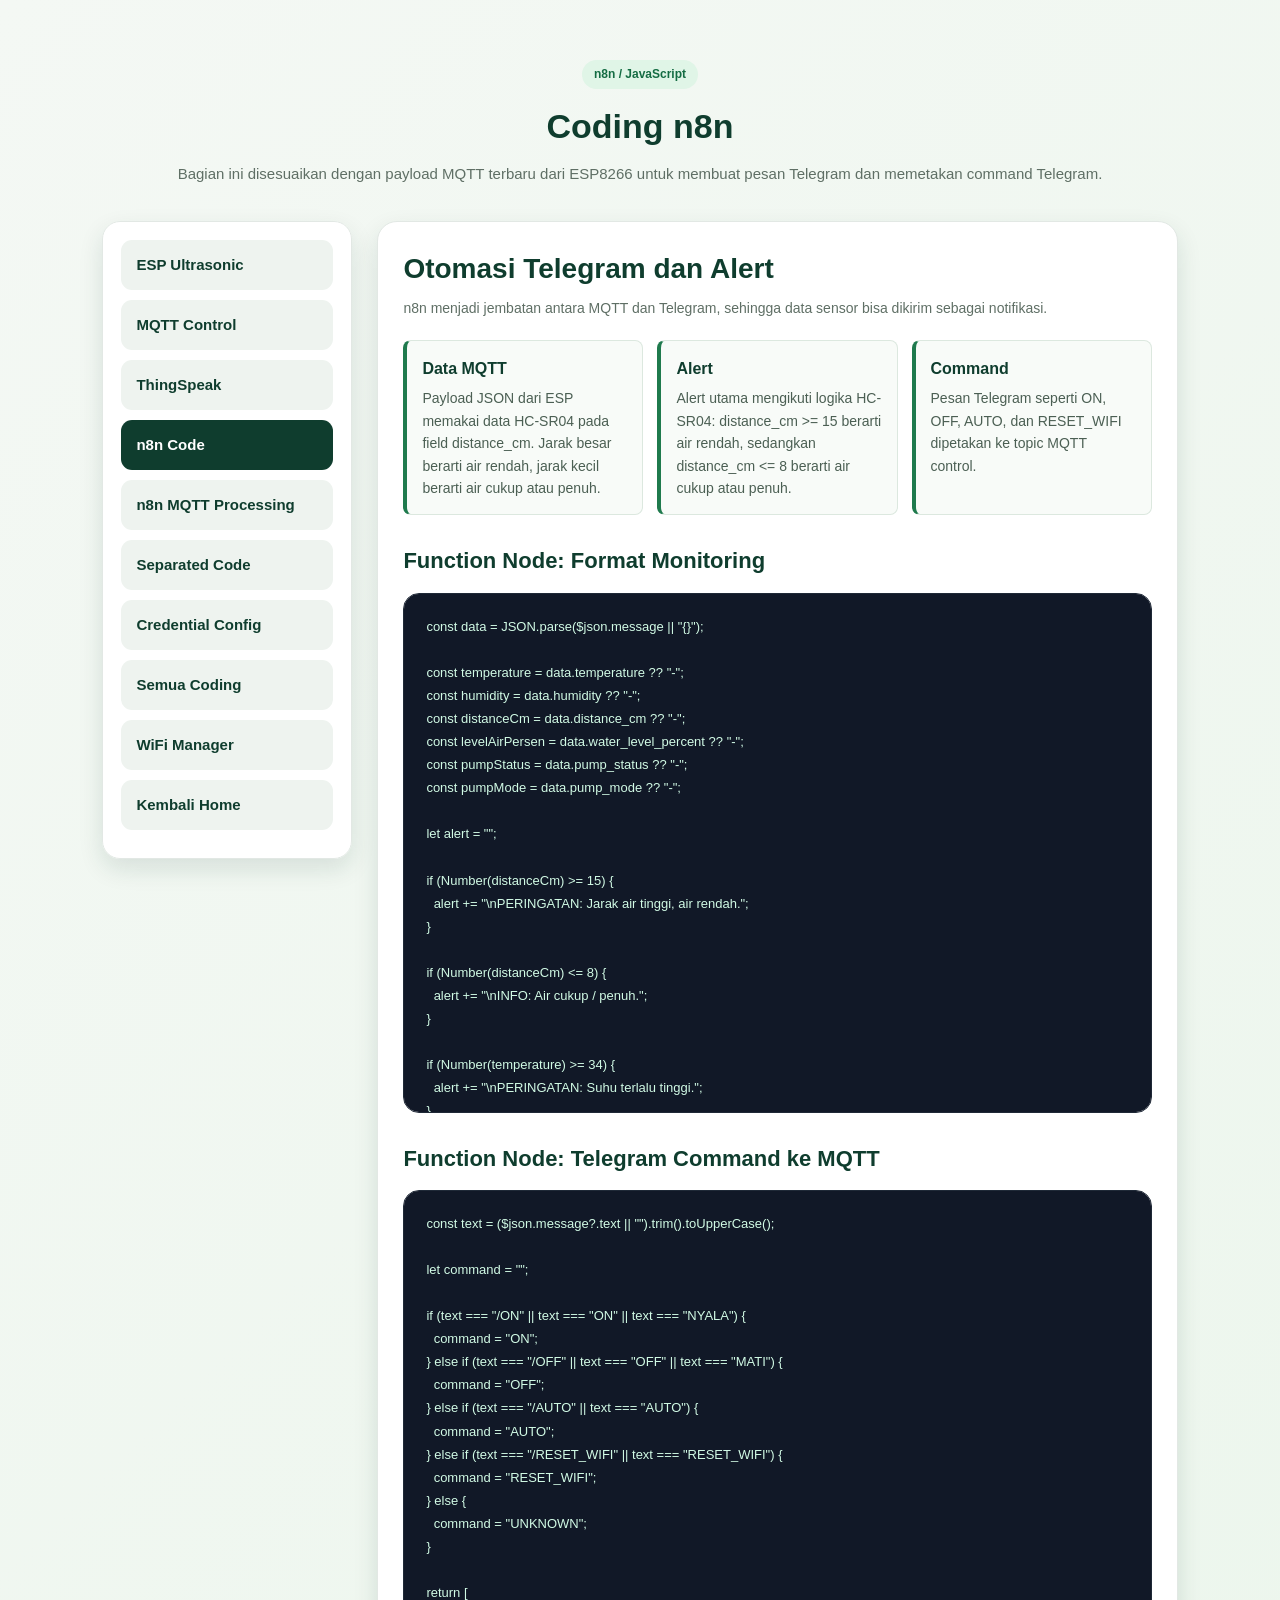
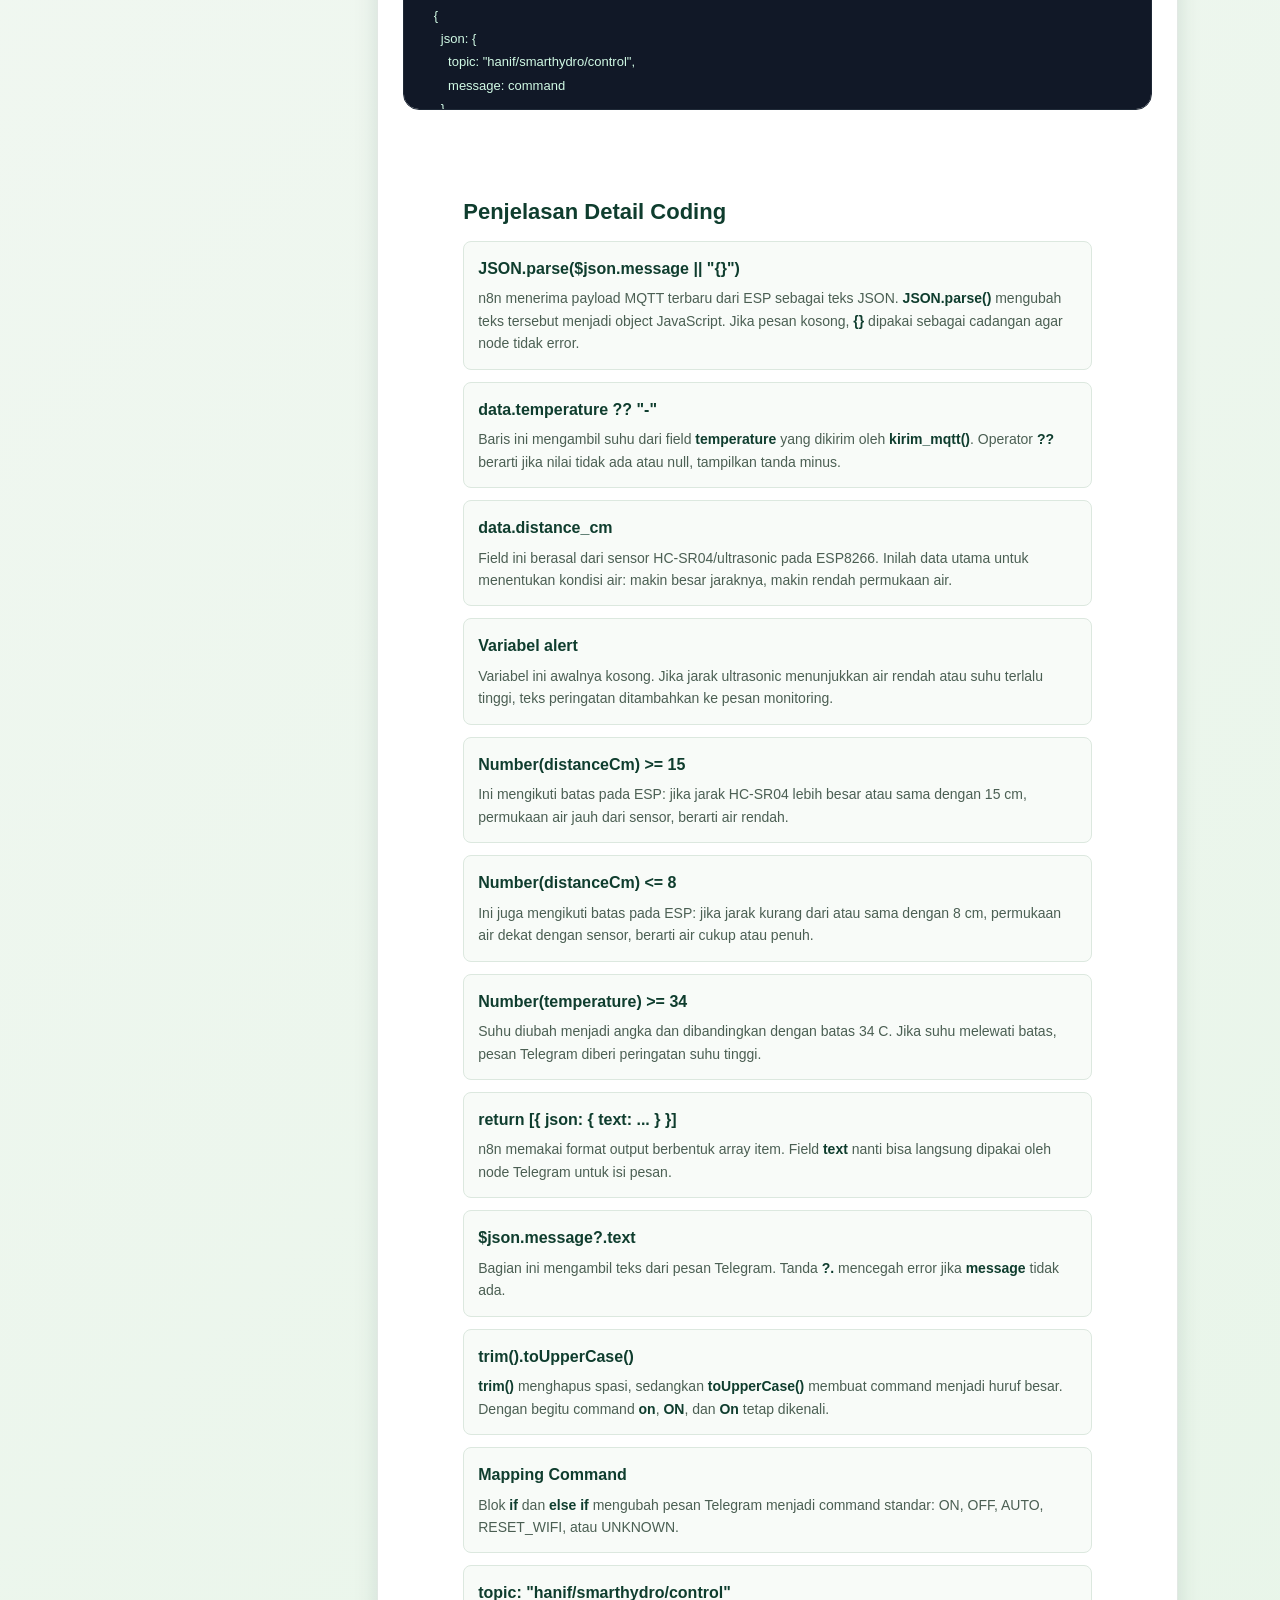
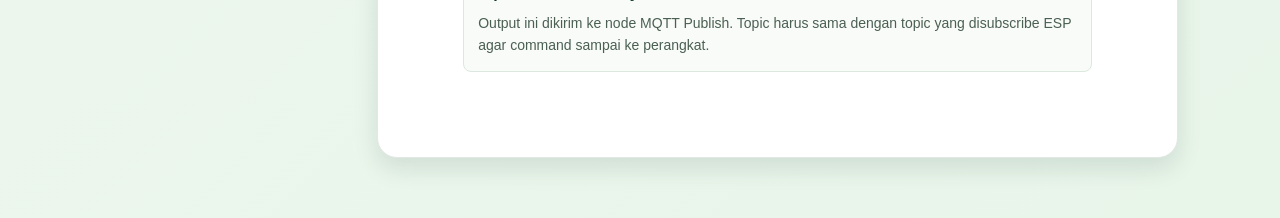
<file: n8n-code.html>
<!DOCTYPE html>
<html lang="id">
<head>
  <meta charset="UTF-8">
  <meta name="viewport" content="width=device-width, initial-scale=1.0">
  <title>n8n Code - SmartHydro</title>
  <link rel="stylesheet" href="style.css">
</head>
<body>

  <main class="code-section">
    <div class="section-title">
      <span class="code-label">n8n / JavaScript</span>
      <h2>Coding n8n</h2>
      <p>Bagian ini disesuaikan dengan payload MQTT terbaru dari ESP8266 untuk membuat pesan Telegram dan memetakan command Telegram.</p>
    </div>

    <div class="code-layout">
      <aside class="code-menu">
        <a href="esp-ultrasonic.html">ESP Ultrasonic</a>
        <a href="mqtt-control.html">MQTT Control</a>
        <a href="thingspeak.html">ThingSpeak</a>
        <a class="active" href="n8n-code.html">n8n Code</a>
        <a href="n8n-mqtt-processing.html">n8n MQTT Processing</a>
        <a href="device-test.html">Separated Code</a>
        <a href="credentials-config.html">Credential Config</a>
        <a href="all-coding.html">Semua Coding</a>
        <a href="wifi-manager.html">WiFi Manager</a>
        <a href="index.html#coding">Kembali Home</a>
      </aside>

      <article class="code-content">
        <div class="code-header">
          <div>
            <h1>Otomasi Telegram dan Alert</h1>
            <p>n8n menjadi jembatan antara MQTT dan Telegram, sehingga data sensor bisa dikirim sebagai notifikasi.</p>
          </div>
        </div>

        <div class="explain-grid">
          <div class="explain-card">
            <h3>Data MQTT</h3>
            <p>Payload JSON dari ESP memakai data HC-SR04 pada field <code>distance_cm</code>. Jarak besar berarti air rendah, jarak kecil berarti air cukup atau penuh.</p>
          </div>
          <div class="explain-card">
            <h3>Alert</h3>
            <p>Alert utama mengikuti logika HC-SR04: <code>distance_cm &gt;= 15</code> berarti air rendah, sedangkan <code>distance_cm &lt;= 8</code> berarti air cukup atau penuh.</p>
          </div>
          <div class="explain-card">
            <h3>Command</h3>
            <p>Pesan Telegram seperti ON, OFF, AUTO, dan RESET_WIFI dipetakan ke topic MQTT control.</p>
          </div>
        </div>

        <h2 class="subheading">Function Node: Format Monitoring</h2>
        <div class="code-box">
<pre><code>const data = JSON.parse($json.message || "{}");

const temperature = data.temperature ?? "-";
const humidity = data.humidity ?? "-";
const distanceCm = data.distance_cm ?? "-";
const levelAirPersen = data.water_level_percent ?? "-";
const pumpStatus = data.pump_status ?? "-";
const pumpMode = data.pump_mode ?? "-";

let alert = "";

if (Number(distanceCm) &gt;= 15) {
  alert += "\nPERINGATAN: Jarak air tinggi, air rendah.";
}

if (Number(distanceCm) &lt;= 8) {
  alert += "\nINFO: Air cukup / penuh.";
}

if (Number(temperature) &gt;= 34) {
  alert += "\nPERINGATAN: Suhu terlalu tinggi.";
}

return [
  {
    json: {
      text:
        "Smart Hydroponic Monitoring\n" +
        "Suhu: " + temperature + " C\n" +
        "Kelembaban: " + humidity + " %\n" +
        "Jarak HC-SR04: " + distanceCm + " cm\n" +
        "Level air: " + levelAirPersen + " %\n" +
        "Pompa: " + pumpStatus + "\n" +
        "Mode: " + pumpMode +
        alert
    }
  }
];</code></pre>
        </div>

        <h2 class="subheading">Function Node: Telegram Command ke MQTT</h2>
        <div class="code-box">
<pre><code>const text = ($json.message?.text || "").trim().toUpperCase();

let command = "";

if (text === "/ON" || text === "ON" || text === "NYALA") {
  command = "ON";
} else if (text === "/OFF" || text === "OFF" || text === "MATI") {
  command = "OFF";
} else if (text === "/AUTO" || text === "AUTO") {
  command = "AUTO";
} else if (text === "/RESET_WIFI" || text === "RESET_WIFI") {
  command = "RESET_WIFI";
} else {
  command = "UNKNOWN";
}

return [
  {
    json: {
      topic: "hanif/smarthydro/control",
      message: command
    }
  }
];</code></pre>
        </div>

        <section class="line-explain">
          <h2>Penjelasan Detail Coding</h2>
          <div class="detail-list">
            <div class="detail-item">
              <h3><code>JSON.parse($json.message || "{}")</code></h3>
              <p>n8n menerima payload MQTT terbaru dari ESP sebagai teks JSON. <code>JSON.parse()</code> mengubah teks tersebut menjadi object JavaScript. Jika pesan kosong, <code>{}</code> dipakai sebagai cadangan agar node tidak error.</p>
            </div>
            <div class="detail-item">
              <h3><code>data.temperature ?? "-"</code></h3>
              <p>Baris ini mengambil suhu dari field <code>temperature</code> yang dikirim oleh <code>kirim_mqtt()</code>. Operator <code>??</code> berarti jika nilai tidak ada atau null, tampilkan tanda minus.</p>
            </div>
            <div class="detail-item">
              <h3><code>data.distance_cm</code></h3>
              <p>Field ini berasal dari sensor HC-SR04/ultrasonic pada ESP8266. Inilah data utama untuk menentukan kondisi air: makin besar jaraknya, makin rendah permukaan air.</p>
            </div>
            <div class="detail-item">
              <h3>Variabel <code>alert</code></h3>
              <p>Variabel ini awalnya kosong. Jika jarak ultrasonic menunjukkan air rendah atau suhu terlalu tinggi, teks peringatan ditambahkan ke pesan monitoring.</p>
            </div>
            <div class="detail-item">
              <h3><code>Number(distanceCm) &gt;= 15</code></h3>
              <p>Ini mengikuti batas pada ESP: jika jarak HC-SR04 lebih besar atau sama dengan 15 cm, permukaan air jauh dari sensor, berarti air rendah.</p>
            </div>
            <div class="detail-item">
              <h3><code>Number(distanceCm) &lt;= 8</code></h3>
              <p>Ini juga mengikuti batas pada ESP: jika jarak kurang dari atau sama dengan 8 cm, permukaan air dekat dengan sensor, berarti air cukup atau penuh.</p>
            </div>
            <div class="detail-item">
              <h3><code>Number(temperature) &gt;= 34</code></h3>
              <p>Suhu diubah menjadi angka dan dibandingkan dengan batas 34 C. Jika suhu melewati batas, pesan Telegram diberi peringatan suhu tinggi.</p>
            </div>
            <div class="detail-item">
              <h3><code>return [{ json: { text: ... } }]</code></h3>
              <p>n8n memakai format output berbentuk array item. Field <code>text</code> nanti bisa langsung dipakai oleh node Telegram untuk isi pesan.</p>
            </div>
            <div class="detail-item">
              <h3><code>$json.message?.text</code></h3>
              <p>Bagian ini mengambil teks dari pesan Telegram. Tanda <code>?.</code> mencegah error jika <code>message</code> tidak ada.</p>
            </div>
            <div class="detail-item">
              <h3><code>trim().toUpperCase()</code></h3>
              <p><code>trim()</code> menghapus spasi, sedangkan <code>toUpperCase()</code> membuat command menjadi huruf besar. Dengan begitu command <code>on</code>, <code>ON</code>, dan <code> On </code> tetap dikenali.</p>
            </div>
            <div class="detail-item">
              <h3>Mapping Command</h3>
              <p>Blok <code>if</code> dan <code>else if</code> mengubah pesan Telegram menjadi command standar: ON, OFF, AUTO, RESET_WIFI, atau UNKNOWN.</p>
            </div>
            <div class="detail-item">
              <h3><code>topic: "hanif/smarthydro/control"</code></h3>
              <p>Output ini dikirim ke node MQTT Publish. Topic harus sama dengan topic yang disubscribe ESP agar command sampai ke perangkat.</p>
            </div>
          </div>
        </section>
      </article>
    </div>
  </main>

</body>
</html>
</file>
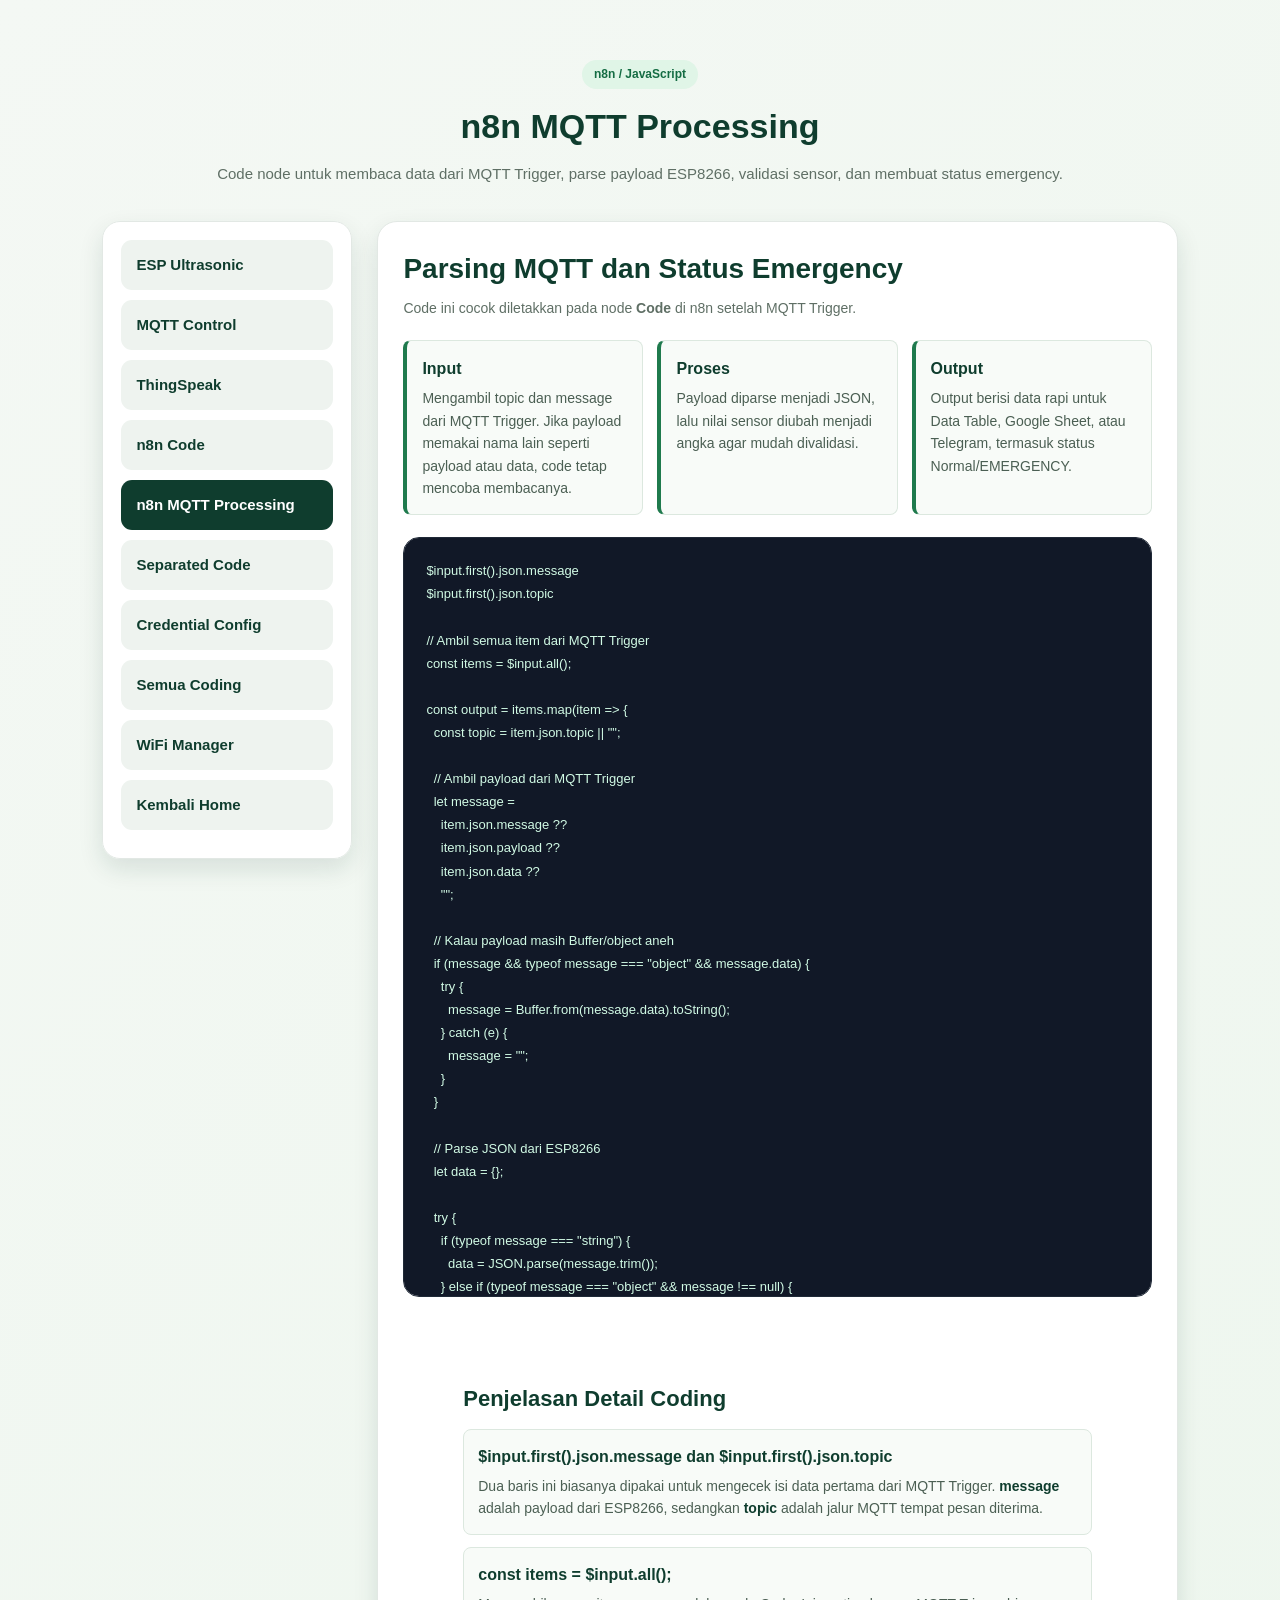
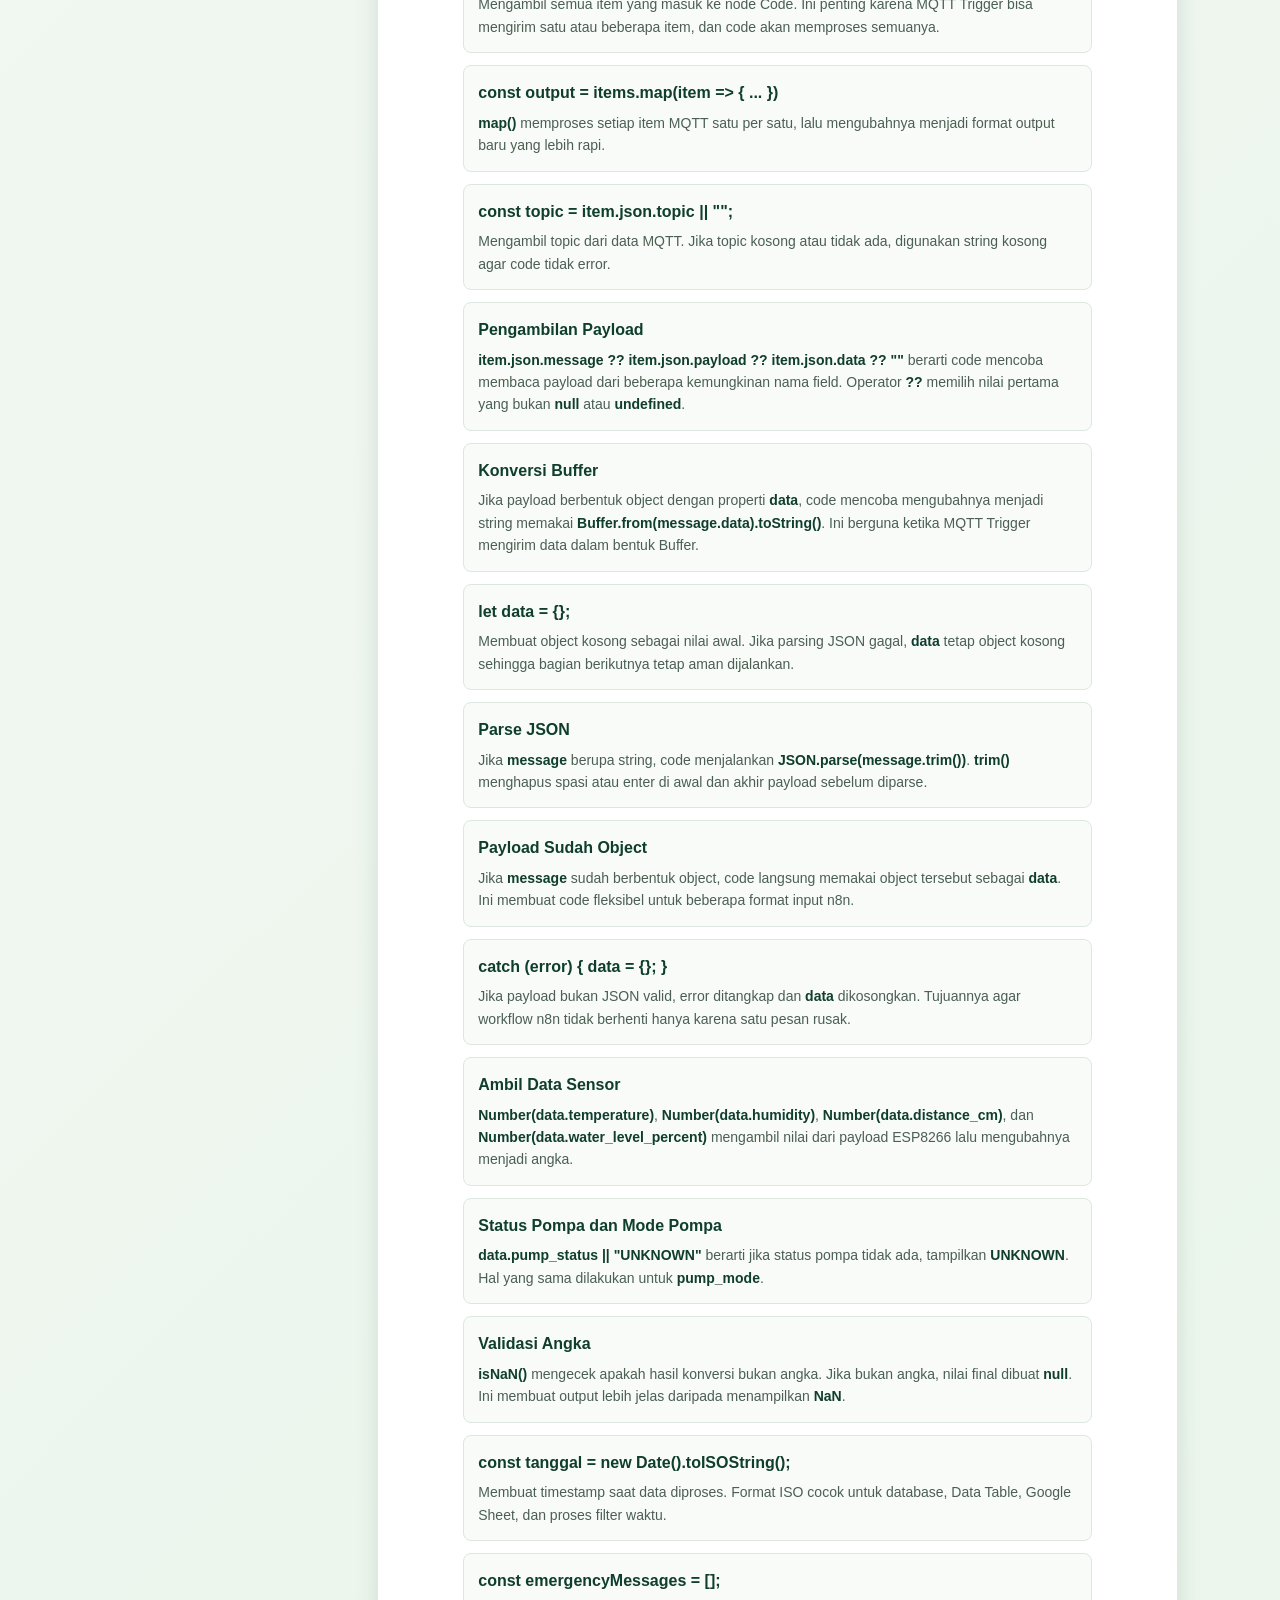
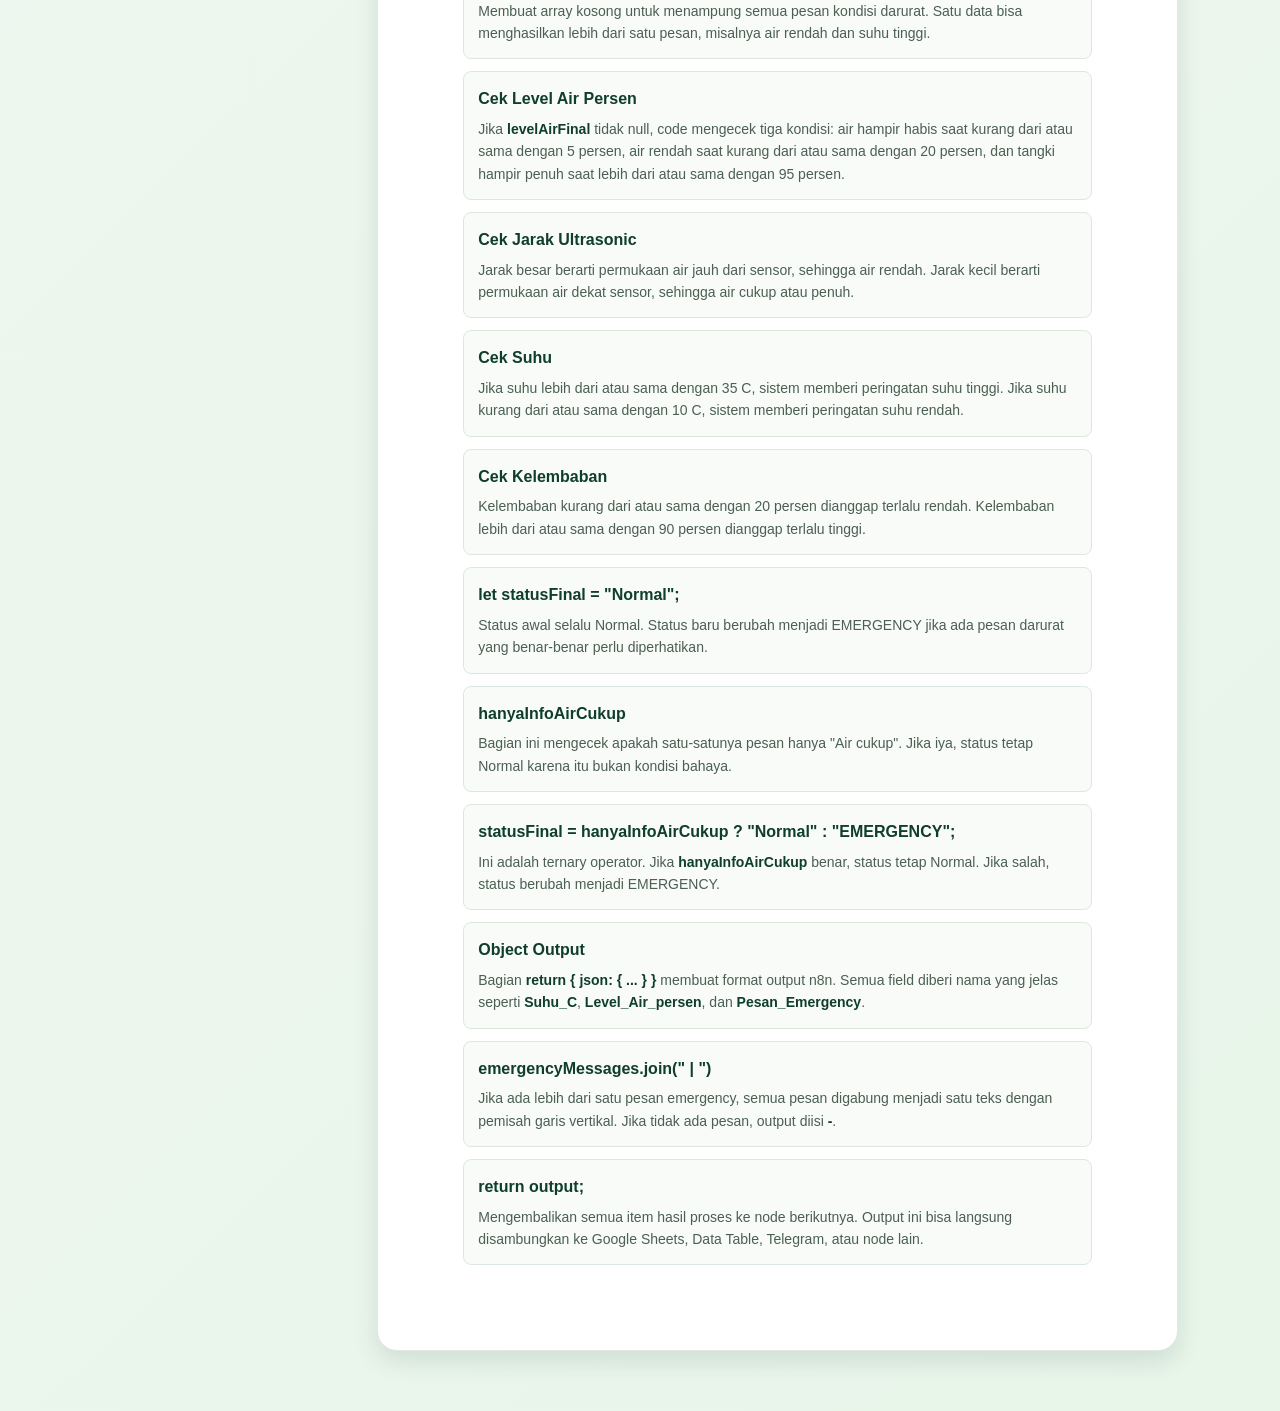
<file: n8n-mqtt-processing.html>
<!DOCTYPE html>
<html lang="id">
<head>
  <meta charset="UTF-8">
  <meta name="viewport" content="width=device-width, initial-scale=1.0">
  <title>n8n MQTT Processing - SmartHydro</title>
  <link rel="stylesheet" href="style.css">
</head>
<body>

  <main class="code-section">
    <div class="section-title">
      <span class="code-label">n8n / JavaScript</span>
      <h2>n8n MQTT Processing</h2>
      <p>Code node untuk membaca data dari MQTT Trigger, parse payload ESP8266, validasi sensor, dan membuat status emergency.</p>
    </div>

    <div class="code-layout">
      <aside class="code-menu">
        <a href="esp-ultrasonic.html">ESP Ultrasonic</a>
        <a href="mqtt-control.html">MQTT Control</a>
        <a href="thingspeak.html">ThingSpeak</a>
        <a href="n8n-code.html">n8n Code</a>
        <a class="active" href="n8n-mqtt-processing.html">n8n MQTT Processing</a>
        <a href="device-test.html">Separated Code</a>
        <a href="credentials-config.html">Credential Config</a>
        <a href="all-coding.html">Semua Coding</a>
        <a href="wifi-manager.html">WiFi Manager</a>
        <a href="index.html#coding">Kembali Home</a>
      </aside>

      <article class="code-content">
        <div class="code-header">
          <div>
            <h1>Parsing MQTT dan Status Emergency</h1>
            <p>Code ini cocok diletakkan pada node <strong>Code</strong> di n8n setelah MQTT Trigger.</p>
          </div>
        </div>

        <div class="explain-grid">
          <div class="explain-card">
            <h3>Input</h3>
            <p>Mengambil <code>topic</code> dan <code>message</code> dari MQTT Trigger. Jika payload memakai nama lain seperti <code>payload</code> atau <code>data</code>, code tetap mencoba membacanya.</p>
          </div>
          <div class="explain-card">
            <h3>Proses</h3>
            <p>Payload diparse menjadi JSON, lalu nilai sensor diubah menjadi angka agar mudah divalidasi.</p>
          </div>
          <div class="explain-card">
            <h3>Output</h3>
            <p>Output berisi data rapi untuk Data Table, Google Sheet, atau Telegram, termasuk status Normal/EMERGENCY.</p>
          </div>
        </div>

        <div class="code-box tall-code">
<pre><code>$input.first().json.message
$input.first().json.topic

// Ambil semua item dari MQTT Trigger
const items = $input.all();

const output = items.map(item =&gt; {
  const topic = item.json.topic || "";

  // Ambil payload dari MQTT Trigger
  let message =
    item.json.message ??
    item.json.payload ??
    item.json.data ??
    "";

  // Kalau payload masih Buffer/object aneh
  if (message &amp;&amp; typeof message === "object" &amp;&amp; message.data) {
    try {
      message = Buffer.from(message.data).toString();
    } catch (e) {
      message = "";
    }
  }

  // Parse JSON dari ESP8266
  let data = {};

  try {
    if (typeof message === "string") {
      data = JSON.parse(message.trim());
    } else if (typeof message === "object" &amp;&amp; message !== null) {
      data = message;
    }
  } catch (error) {
    data = {};
  }

  // Ambil data sesuai coding ESP8266 terbaru
  const suhu = Number(data.temperature);
  const kelembaban = Number(data.humidity);
  const jarakAir = Number(data.distance_cm);
  const levelAir = Number(data.water_level_percent);

  const pumpStatus = data.pump_status || "UNKNOWN";
  const pumpMode = data.pump_mode || "UNKNOWN";

  // Validasi angka
  const suhuFinal = isNaN(suhu) ? null : suhu;
  const kelembabanFinal = isNaN(kelembaban) ? null : kelembaban;
  const jarakAirFinal = isNaN(jarakAir) ? null : jarakAir;
  const levelAirFinal = isNaN(levelAir) ? null : levelAir;

  // Waktu data masuk
  const tanggal = new Date().toISOString();

  // Deteksi kondisi darurat
  const emergencyMessages = [];

  // Cek level air berdasarkan persen
  if (levelAirFinal !== null) {
    if (levelAirFinal &lt;= 5) {
      emergencyMessages.push("🚨 Air hampir habis!");
    } else if (levelAirFinal &lt;= 20) {
      emergencyMessages.push("⚠️ Level air rendah!");
    } else if (levelAirFinal &gt;= 95) {
      emergencyMessages.push("🌊 Tangki hampir penuh!");
    }
  }

  // Cek jarak ultrasonic
  // Jarak besar = air rendah
  // Jarak kecil = air penuh
  if (jarakAirFinal !== null) {
    if (jarakAirFinal &gt;= 15) {
      emergencyMessages.push("⚠️ Jarak air tinggi, air rendah!");
    } else if (jarakAirFinal &lt;= 8) {
      emergencyMessages.push("✅ Air cukup / penuh");
    }
  }

  // Cek suhu
  if (suhuFinal !== null) {
    if (suhuFinal &gt;= 35) {
      emergencyMessages.push("🔥 Suhu terlalu tinggi!");
    } else if (suhuFinal &lt;= 10) {
      emergencyMessages.push("❄️ Suhu terlalu rendah!");
    }
  }

  // Cek kelembaban
  if (kelembabanFinal !== null) {
    if (kelembabanFinal &lt;= 20) {
      emergencyMessages.push("⚠️ Kelembaban terlalu rendah!");
    } else if (kelembabanFinal &gt;= 90) {
      emergencyMessages.push("💧 Kelembaban terlalu tinggi!");
    }
  }

  // Status akhir
  let statusFinal = "Normal";

  if (emergencyMessages.length &gt; 0) {
    const hanyaInfoAirCukup =
      emergencyMessages.length === 1 &amp;&amp;
      emergencyMessages[0].includes("Air cukup");

    statusFinal = hanyaInfoAirCukup ? "Normal" : "EMERGENCY";
  }

  // Output untuk Data Table / Google Sheet / Telegram
  return {
    json: {
      Tanggal: tanggal,
      Topic: topic,

      Suhu_C: suhuFinal,
      Kelembaban_persen: kelembabanFinal,

      Jarak_Air_cm: jarakAirFinal,
      Level_Air_persen: levelAirFinal,

      Status_Pompa: pumpStatus,
      Mode_Pompa: pumpMode,

      Status: statusFinal,
      Pesan_Emergency: emergencyMessages.length &gt; 0
        ? emergencyMessages.join(" | ")
        : "-"
    }
  };
});

return output;</code></pre>
        </div>

        <section class="line-explain">
          <h2>Penjelasan Detail Coding</h2>
          <div class="detail-list">
            <div class="detail-item">
              <h3><code>$input.first().json.message</code> dan <code>$input.first().json.topic</code></h3>
              <p>Dua baris ini biasanya dipakai untuk mengecek isi data pertama dari MQTT Trigger. <code>message</code> adalah payload dari ESP8266, sedangkan <code>topic</code> adalah jalur MQTT tempat pesan diterima.</p>
            </div>
            <div class="detail-item">
              <h3><code>const items = $input.all();</code></h3>
              <p>Mengambil semua item yang masuk ke node Code. Ini penting karena MQTT Trigger bisa mengirim satu atau beberapa item, dan code akan memproses semuanya.</p>
            </div>
            <div class="detail-item">
              <h3><code>const output = items.map(item =&gt; { ... })</code></h3>
              <p><code>map()</code> memproses setiap item MQTT satu per satu, lalu mengubahnya menjadi format output baru yang lebih rapi.</p>
            </div>
            <div class="detail-item">
              <h3><code>const topic = item.json.topic || "";</code></h3>
              <p>Mengambil topic dari data MQTT. Jika topic kosong atau tidak ada, digunakan string kosong agar code tidak error.</p>
            </div>
            <div class="detail-item">
              <h3>Pengambilan Payload</h3>
              <p><code>item.json.message ?? item.json.payload ?? item.json.data ?? ""</code> berarti code mencoba membaca payload dari beberapa kemungkinan nama field. Operator <code>??</code> memilih nilai pertama yang bukan <code>null</code> atau <code>undefined</code>.</p>
            </div>
            <div class="detail-item">
              <h3>Konversi Buffer</h3>
              <p>Jika payload berbentuk object dengan properti <code>data</code>, code mencoba mengubahnya menjadi string memakai <code>Buffer.from(message.data).toString()</code>. Ini berguna ketika MQTT Trigger mengirim data dalam bentuk Buffer.</p>
            </div>
            <div class="detail-item">
              <h3><code>let data = {};</code></h3>
              <p>Membuat object kosong sebagai nilai awal. Jika parsing JSON gagal, <code>data</code> tetap object kosong sehingga bagian berikutnya tetap aman dijalankan.</p>
            </div>
            <div class="detail-item">
              <h3>Parse JSON</h3>
              <p>Jika <code>message</code> berupa string, code menjalankan <code>JSON.parse(message.trim())</code>. <code>trim()</code> menghapus spasi atau enter di awal dan akhir payload sebelum diparse.</p>
            </div>
            <div class="detail-item">
              <h3>Payload Sudah Object</h3>
              <p>Jika <code>message</code> sudah berbentuk object, code langsung memakai object tersebut sebagai <code>data</code>. Ini membuat code fleksibel untuk beberapa format input n8n.</p>
            </div>
            <div class="detail-item">
              <h3><code>catch (error) { data = {}; }</code></h3>
              <p>Jika payload bukan JSON valid, error ditangkap dan <code>data</code> dikosongkan. Tujuannya agar workflow n8n tidak berhenti hanya karena satu pesan rusak.</p>
            </div>
            <div class="detail-item">
              <h3>Ambil Data Sensor</h3>
              <p><code>Number(data.temperature)</code>, <code>Number(data.humidity)</code>, <code>Number(data.distance_cm)</code>, dan <code>Number(data.water_level_percent)</code> mengambil nilai dari payload ESP8266 lalu mengubahnya menjadi angka.</p>
            </div>
            <div class="detail-item">
              <h3>Status Pompa dan Mode Pompa</h3>
              <p><code>data.pump_status || "UNKNOWN"</code> berarti jika status pompa tidak ada, tampilkan <code>UNKNOWN</code>. Hal yang sama dilakukan untuk <code>pump_mode</code>.</p>
            </div>
            <div class="detail-item">
              <h3>Validasi Angka</h3>
              <p><code>isNaN()</code> mengecek apakah hasil konversi bukan angka. Jika bukan angka, nilai final dibuat <code>null</code>. Ini membuat output lebih jelas daripada menampilkan <code>NaN</code>.</p>
            </div>
            <div class="detail-item">
              <h3><code>const tanggal = new Date().toISOString();</code></h3>
              <p>Membuat timestamp saat data diproses. Format ISO cocok untuk database, Data Table, Google Sheet, dan proses filter waktu.</p>
            </div>
            <div class="detail-item">
              <h3><code>const emergencyMessages = [];</code></h3>
              <p>Membuat array kosong untuk menampung semua pesan kondisi darurat. Satu data bisa menghasilkan lebih dari satu pesan, misalnya air rendah dan suhu tinggi.</p>
            </div>
            <div class="detail-item">
              <h3>Cek Level Air Persen</h3>
              <p>Jika <code>levelAirFinal</code> tidak null, code mengecek tiga kondisi: air hampir habis saat kurang dari atau sama dengan 5 persen, air rendah saat kurang dari atau sama dengan 20 persen, dan tangki hampir penuh saat lebih dari atau sama dengan 95 persen.</p>
            </div>
            <div class="detail-item">
              <h3>Cek Jarak Ultrasonic</h3>
              <p>Jarak besar berarti permukaan air jauh dari sensor, sehingga air rendah. Jarak kecil berarti permukaan air dekat sensor, sehingga air cukup atau penuh.</p>
            </div>
            <div class="detail-item">
              <h3>Cek Suhu</h3>
              <p>Jika suhu lebih dari atau sama dengan 35 C, sistem memberi peringatan suhu tinggi. Jika suhu kurang dari atau sama dengan 10 C, sistem memberi peringatan suhu rendah.</p>
            </div>
            <div class="detail-item">
              <h3>Cek Kelembaban</h3>
              <p>Kelembaban kurang dari atau sama dengan 20 persen dianggap terlalu rendah. Kelembaban lebih dari atau sama dengan 90 persen dianggap terlalu tinggi.</p>
            </div>
            <div class="detail-item">
              <h3><code>let statusFinal = "Normal";</code></h3>
              <p>Status awal selalu Normal. Status baru berubah menjadi EMERGENCY jika ada pesan darurat yang benar-benar perlu diperhatikan.</p>
            </div>
            <div class="detail-item">
              <h3><code>hanyaInfoAirCukup</code></h3>
              <p>Bagian ini mengecek apakah satu-satunya pesan hanya "Air cukup". Jika iya, status tetap Normal karena itu bukan kondisi bahaya.</p>
            </div>
            <div class="detail-item">
              <h3><code>statusFinal = hanyaInfoAirCukup ? "Normal" : "EMERGENCY";</code></h3>
              <p>Ini adalah ternary operator. Jika <code>hanyaInfoAirCukup</code> benar, status tetap Normal. Jika salah, status berubah menjadi EMERGENCY.</p>
            </div>
            <div class="detail-item">
              <h3>Object Output</h3>
              <p>Bagian <code>return { json: { ... } }</code> membuat format output n8n. Semua field diberi nama yang jelas seperti <code>Suhu_C</code>, <code>Level_Air_persen</code>, dan <code>Pesan_Emergency</code>.</p>
            </div>
            <div class="detail-item">
              <h3><code>emergencyMessages.join(" | ")</code></h3>
              <p>Jika ada lebih dari satu pesan emergency, semua pesan digabung menjadi satu teks dengan pemisah garis vertikal. Jika tidak ada pesan, output diisi <code>-</code>.</p>
            </div>
            <div class="detail-item">
              <h3><code>return output;</code></h3>
              <p>Mengembalikan semua item hasil proses ke node berikutnya. Output ini bisa langsung disambungkan ke Google Sheets, Data Table, Telegram, atau node lain.</p>
            </div>
          </div>
        </section>
      </article>
    </div>
  </main>

</body>
</html>
</file>
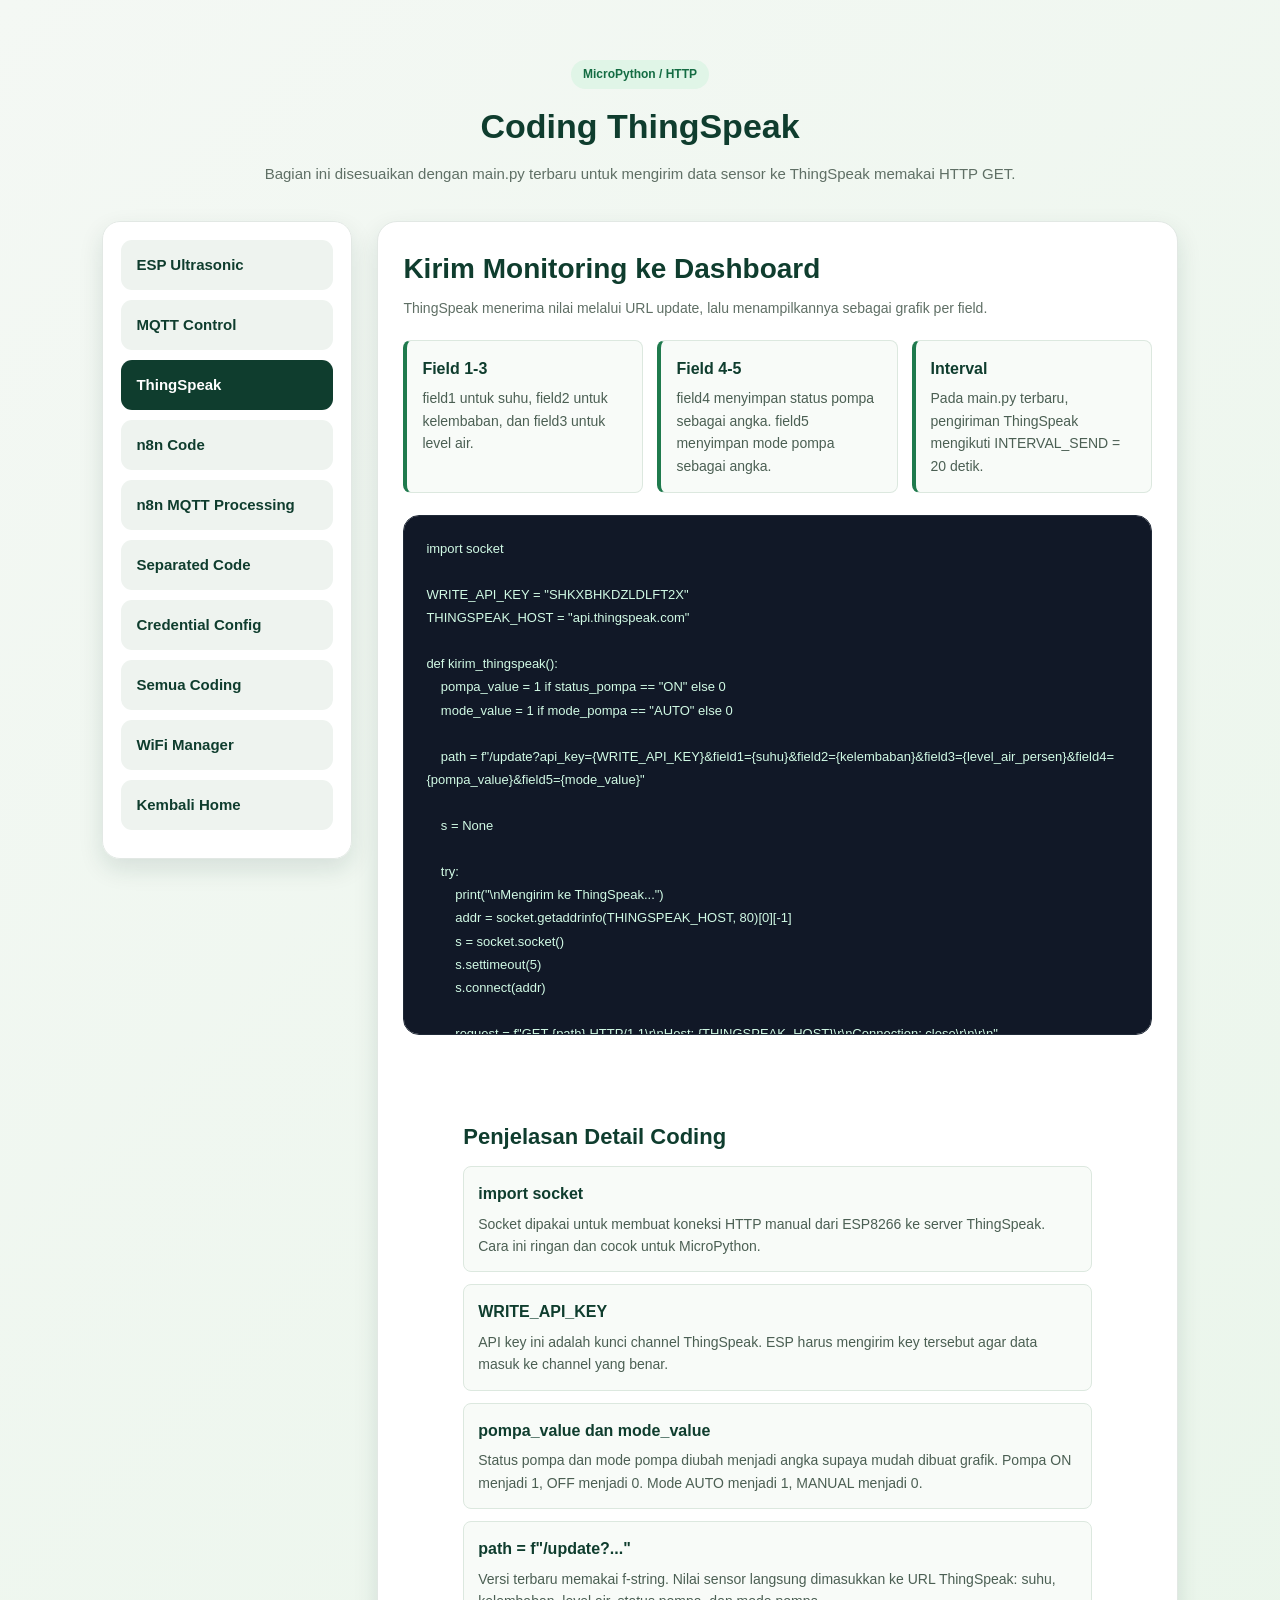
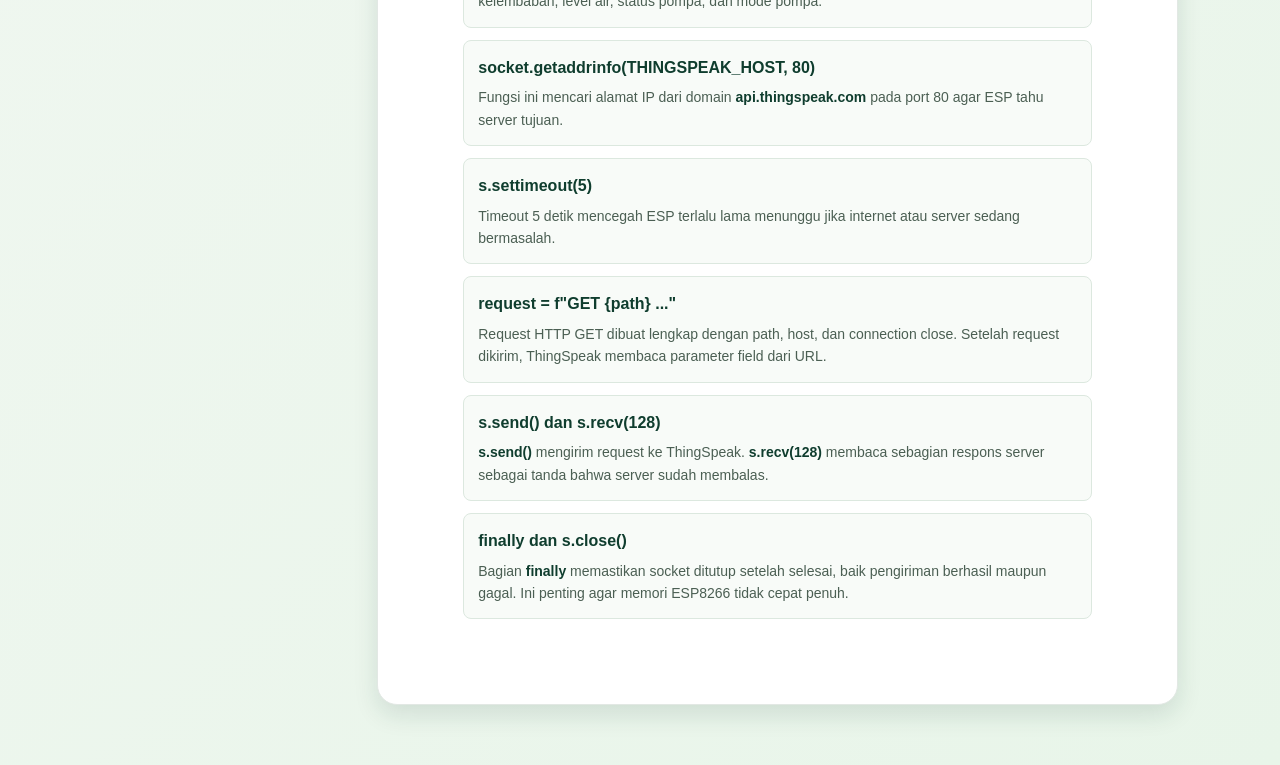
<file: thingspeak.html>
<!DOCTYPE html>
<html lang="id">
<head>
  <meta charset="UTF-8">
  <meta name="viewport" content="width=device-width, initial-scale=1.0">
  <title>ThingSpeak - SmartHydro</title>
  <link rel="stylesheet" href="style.css">
</head>
<body>

  <main class="code-section">
    <div class="section-title">
      <span class="code-label">MicroPython / HTTP</span>
      <h2>Coding ThingSpeak</h2>
      <p>Bagian ini disesuaikan dengan <code>main.py</code> terbaru untuk mengirim data sensor ke ThingSpeak memakai HTTP GET.</p>
    </div>

    <div class="code-layout">
      <aside class="code-menu">
        <a href="esp-ultrasonic.html">ESP Ultrasonic</a>
        <a href="mqtt-control.html">MQTT Control</a>
        <a class="active" href="thingspeak.html">ThingSpeak</a>
        <a href="n8n-code.html">n8n Code</a>
        <a href="n8n-mqtt-processing.html">n8n MQTT Processing</a>
        <a href="device-test.html">Separated Code</a>
        <a href="credentials-config.html">Credential Config</a>
        <a href="all-coding.html">Semua Coding</a>
        <a href="wifi-manager.html">WiFi Manager</a>
        <a href="index.html#coding">Kembali Home</a>
      </aside>

      <article class="code-content">
        <div class="code-header">
          <div>
            <h1>Kirim Monitoring ke Dashboard</h1>
            <p>ThingSpeak menerima nilai melalui URL update, lalu menampilkannya sebagai grafik per field.</p>
          </div>
        </div>

        <div class="explain-grid">
          <div class="explain-card">
            <h3>Field 1-3</h3>
            <p><code>field1</code> untuk suhu, <code>field2</code> untuk kelembaban, dan <code>field3</code> untuk level air.</p>
          </div>
          <div class="explain-card">
            <h3>Field 4-5</h3>
            <p><code>field4</code> menyimpan status pompa sebagai angka. <code>field5</code> menyimpan mode pompa sebagai angka.</p>
          </div>
          <div class="explain-card">
            <h3>Interval</h3>
            <p>Pada <code>main.py</code> terbaru, pengiriman ThingSpeak mengikuti <code>INTERVAL_SEND = 20</code> detik.</p>
          </div>
        </div>

        <div class="code-box">
<pre><code>import socket

WRITE_API_KEY = "SHKXBHKDZLDLFT2X"
THINGSPEAK_HOST = "api.thingspeak.com"

def kirim_thingspeak():
    pompa_value = 1 if status_pompa == "ON" else 0
    mode_value = 1 if mode_pompa == "AUTO" else 0

    path = f"/update?api_key={WRITE_API_KEY}&amp;field1={suhu}&amp;field2={kelembaban}&amp;field3={level_air_persen}&amp;field4={pompa_value}&amp;field5={mode_value}"

    s = None

    try:
        print("\nMengirim ke ThingSpeak...")
        addr = socket.getaddrinfo(THINGSPEAK_HOST, 80)[0][-1]
        s = socket.socket()
        s.settimeout(5)
        s.connect(addr)

        request = f"GET {path} HTTP/1.1\r\nHost: {THINGSPEAK_HOST}\r\nConnection: close\r\n\r\n"
        s.send(request.encode())
        s.recv(128)

        print("ThingSpeak terkirim")

    except Exception as e:
        print("ThingSpeak gagal:", e)

    finally:
        if s:
            try:
                s.close()
            except Exception:
                pass</code></pre>
        </div>

        <section class="line-explain">
          <h2>Penjelasan Detail Coding</h2>
          <div class="detail-list">
            <div class="detail-item">
              <h3><code>import socket</code></h3>
              <p>Socket dipakai untuk membuat koneksi HTTP manual dari ESP8266 ke server ThingSpeak. Cara ini ringan dan cocok untuk MicroPython.</p>
            </div>
            <div class="detail-item">
              <h3><code>WRITE_API_KEY</code></h3>
              <p>API key ini adalah kunci channel ThingSpeak. ESP harus mengirim key tersebut agar data masuk ke channel yang benar.</p>
            </div>
            <div class="detail-item">
              <h3><code>pompa_value</code> dan <code>mode_value</code></h3>
              <p>Status pompa dan mode pompa diubah menjadi angka supaya mudah dibuat grafik. Pompa ON menjadi 1, OFF menjadi 0. Mode AUTO menjadi 1, MANUAL menjadi 0.</p>
            </div>
            <div class="detail-item">
              <h3><code>path = f"/update?..."</code></h3>
              <p>Versi terbaru memakai f-string. Nilai sensor langsung dimasukkan ke URL ThingSpeak: suhu, kelembaban, level air, status pompa, dan mode pompa.</p>
            </div>
            <div class="detail-item">
              <h3><code>socket.getaddrinfo(THINGSPEAK_HOST, 80)</code></h3>
              <p>Fungsi ini mencari alamat IP dari domain <code>api.thingspeak.com</code> pada port 80 agar ESP tahu server tujuan.</p>
            </div>
            <div class="detail-item">
              <h3><code>s.settimeout(5)</code></h3>
              <p>Timeout 5 detik mencegah ESP terlalu lama menunggu jika internet atau server sedang bermasalah.</p>
            </div>
            <div class="detail-item">
              <h3><code>request = f"GET {path} ..."</code></h3>
              <p>Request HTTP GET dibuat lengkap dengan path, host, dan connection close. Setelah request dikirim, ThingSpeak membaca parameter field dari URL.</p>
            </div>
            <div class="detail-item">
              <h3><code>s.send()</code> dan <code>s.recv(128)</code></h3>
              <p><code>s.send()</code> mengirim request ke ThingSpeak. <code>s.recv(128)</code> membaca sebagian respons server sebagai tanda bahwa server sudah membalas.</p>
            </div>
            <div class="detail-item">
              <h3><code>finally</code> dan <code>s.close()</code></h3>
              <p>Bagian <code>finally</code> memastikan socket ditutup setelah selesai, baik pengiriman berhasil maupun gagal. Ini penting agar memori ESP8266 tidak cepat penuh.</p>
            </div>
          </div>
        </section>
      </article>
    </div>
  </main>

</body>
</html>
</file>
<file: style.css>
* {
  margin: 0;
  padding: 0;
  box-sizing: border-box;
  font-family: Arial, sans-serif;
}

body {
  background: #f4f8f4;
  color: #1f2933;
  line-height: 1.6;
}

html {
  scroll-behavior: smooth;
}

.navbar {
  width: 100%;
  padding: 14px 8%;
  background: #0f3d2e;
  color: white;
  display: flex;
  justify-content: space-between;
  align-items: center;
  position: sticky;
  top: 0;
  z-index: 100;
}

.navbar h2 {
  font-size: 22px;
}

.navbar ul {
  display: flex;
  list-style: none;
  gap: 22px;
}

.navbar a {
  color: white;
  text-decoration: none;
  font-size: 14px;
}

.navbar a:hover {
  color: #b6f2c2;
}

.hero {
  padding: 80px 8%;
  display: grid;
  grid-template-columns: 1.2fr 1fr;
  gap: 40px;
  align-items: center;
  background: linear-gradient(135deg, #0f3d2e, #1f7a4d);
  color: white;
}

.hero h1 {
  font-size: 42px;
  margin-bottom: 18px;
}

.hero p {
  font-size: 17px;
  margin-bottom: 24px;
  color: #e7ffe9;
}

.hero-buttons {
  display: flex;
  gap: 12px;
  flex-wrap: wrap;
}

.btn {
  display: inline-block;
  padding: 12px 20px;
  border-radius: 8px;
  border: none;
  cursor: pointer;
  text-decoration: none;
  font-weight: bold;
  font-size: 14px;
}

.btn-primary {
  background: #ffffff;
  color: #0f3d2e;
}

.btn-secondary {
  background: transparent;
  border: 1px solid white;
  color: white;
}

.hero-card {
  background: white;
  color: #1f2933;
  border-radius: 18px;
  padding: 24px;
  box-shadow: 0 8px 20px rgba(0,0,0,0.2);
}

.hero-card h3 {
  margin-bottom: 16px;
  color: #0f3d2e;
}

.status-box {
  background: #f1f8f3;
  padding: 12px;
  border-radius: 10px;
  margin-bottom: 10px;
  border-left: 5px solid #1f7a4d;
}

section {
  padding: 60px 8%;
}

.section-title {
  text-align: center;
  margin-bottom: 35px;
}

.section-title h2 {
  font-size: 30px;
  color: #0f3d2e;
  margin-bottom: 8px;
}

.section-title p {
  color: #666;
}

.grid {
  display: grid;
  grid-template-columns: repeat(auto-fit, minmax(230px, 1fr));
  gap: 20px;
}

.card {
  background: white;
  padding: 22px;
  border-radius: 14px;
  box-shadow: 0 4px 14px rgba(0,0,0,0.08);
  border: 1px solid #e5e7eb;
}

.card h3 {
  color: #0f3d2e;
  margin-bottom: 10px;
}

.card p {
  color: #555;
  font-size: 14px;
}

.code-card-grid {
  align-items: stretch;
}

.code-link-card {
  color: inherit;
  display: block;
  text-decoration: none;
  transition: transform 0.2s ease, box-shadow 0.2s ease, border-color 0.2s ease;
}

.code-link-card:hover {
  border-color: #1f7a4d;
  box-shadow: 0 8px 18px rgba(15, 61, 46, 0.14);
  transform: translateY(-3px);
}

.highlight-card {
  background: #0f3d2e;
  color: white;
}

.highlight-card h3,
.highlight-card p {
  color: white;
}

.tag {
  display: inline-block;
  margin-top: 12px;
  padding: 5px 10px;
  background: #e0f5e7;
  color: #146c43;
  border-radius: 20px;
  font-size: 12px;
  font-weight: bold;
}

.table-box {
  overflow-x: auto;
  background: white;
  border-radius: 14px;
  box-shadow: 0 4px 14px rgba(0,0,0,0.08);
}

table {
  width: 100%;
  border-collapse: collapse;
  min-width: 650px;
}

th,
td {
  padding: 14px;
  border-bottom: 1px solid #e5e7eb;
  text-align: left;
  font-size: 14px;
}

th {
  background: #0f3d2e;
  color: white;
}

.diagram-area {
  background: white;
  border: 2px dashed #9ca3af;
  border-radius: 14px;
  min-height: 230px;
  display: flex;
  align-items: center;
  justify-content: center;
  text-align: center;
  color: #666;
  padding: 20px;
}

.diagram-area img {
  max-width: 100%;
  border-radius: 12px;
}

.code-layout {
  display: grid;
  grid-template-columns: 240px 1fr;
  gap: 20px;
}

.code-menu {
  background: white;
  padding: 18px;
  border-radius: 14px;
  box-shadow: 0 4px 14px rgba(0,0,0,0.08);
  height: fit-content;
}

/* Untuk menu yang masih pakai button */
.code-menu button {
  width: 100%;
  text-align: left;
  padding: 11px;
  margin-bottom: 8px;
  border: none;
  border-radius: 8px;
  background: #f1f5f2;
  cursor: pointer;
  font-weight: bold;
  color: #0f3d2e;
}

/* Untuk menu beda halaman yang pakai link <a> */
.code-menu a {
  display: block;
  width: 100%;
  text-align: left;
  padding: 11px;
  margin-bottom: 8px;
  border: none;
  border-radius: 8px;
  background: #f1f5f2;
  cursor: pointer;
  font-weight: bold;
  color: #0f3d2e;
  text-decoration: none;
}

.code-menu button.active,
.code-menu button:hover,
.code-menu a.active,
.code-menu a:hover {
  background: #0f3d2e;
  color: white;
}

.code-box {
  background: #111827;
  color: #d1fae5;
  padding: 20px;
  border-radius: 14px;
  overflow-x: auto;
  min-height: 360px;
  position: relative;
}

.copy-btn {
  position: absolute;
  top: 15px;
  right: 15px;
  padding: 8px 12px;
  border: none;
  border-radius: 6px;
  background: #22c55e;
  color: white;
  cursor: pointer;
  font-weight: bold;
}

pre {
  white-space: pre-wrap;
  font-size: 13px;
  margin-top: 35px;
}

.alur {
  display: flex;
  flex-wrap: wrap;
  justify-content: center;
  gap: 12px;
}

.step {
  background: white;
  border-radius: 12px;
  padding: 14px 18px;
  box-shadow: 0 3px 10px rgba(0,0,0,0.08);
  border-left: 5px solid #1f7a4d;
  font-weight: bold;
}

.download-box {
  background: #0f3d2e;
  color: white;
  border-radius: 18px;
  padding: 35px;
  text-align: center;
}

.download-links {
  margin-top: 20px;
  display: flex;
  gap: 12px;
  justify-content: center;
  flex-wrap: wrap;
}

.faq-item {
  background: white;
  margin-bottom: 12px;
  padding: 18px;
  border-radius: 12px;
  box-shadow: 0 3px 10px rgba(0,0,0,0.07);
}

.faq-item h3 {
  color: #0f3d2e;
  margin-bottom: 8px;
}

footer {
  background: #0f3d2e;
  color: white;
  text-align: center;
  padding: 25px;
}

@media (max-width: 800px) {
  .hero {
    grid-template-columns: 1fr;
  }

  .navbar {
    flex-direction: column;
    gap: 12px;
  }

  .navbar ul {
    flex-wrap: wrap;
    justify-content: center;
  }

  .code-layout {
    grid-template-columns: 1fr;
  }

  .hero h1 {
    font-size: 32px;
  }
}
.code-section {
  min-height: 100vh;
  padding: 60px 8%;
  background: linear-gradient(135deg, #f4f8f4, #e8f5e9);
}

.code-section .section-title {
  text-align: center;
  margin-bottom: 35px;
}

.code-section .section-title h2 {
  font-size: 34px;
  color: #0f3d2e;
  margin-bottom: 8px;
}

.code-section .section-title p {
  color: #5f6f65;
  font-size: 15px;
}

.code-layout {
  max-width: 1150px;
  margin: 0 auto;
  display: grid;
  grid-template-columns: 250px 1fr;
  gap: 25px;
  align-items: start;
}

.code-menu {
  background: rgba(255, 255, 255, 0.95);
  padding: 18px;
  border-radius: 18px;
  box-shadow: 0 10px 25px rgba(15, 61, 46, 0.12);
  position: sticky;
  top: 90px;
  border: 1px solid #e2e8e4;
}

.code-menu a {
  display: block;
  text-decoration: none;
  padding: 13px 15px;
  margin-bottom: 10px;
  border-radius: 11px;
  background: #eef3ef;
  color: #0f3d2e;
  font-weight: bold;
  font-size: 15px;
  transition: 0.25s;
}

.code-menu a:hover {
  background: #d8f3dc;
  transform: translateX(4px);
}

.code-menu a.active {
  background: #0f3d2e;
  color: white;
}

.code-content {
  background: white;
  border-radius: 20px;
  padding: 25px;
  box-shadow: 0 10px 25px rgba(15, 61, 46, 0.12);
  border: 1px solid #e2e8e4;
}

.explain-grid {
  display: grid;
  grid-template-columns: repeat(auto-fit, minmax(210px, 1fr));
  gap: 14px;
  margin: 18px 0 22px;
}

.explain-card,
.notice-box {
  background: #f8fbf8;
  border: 1px solid #dce8df;
  border-left: 4px solid #1f7a4d;
  border-radius: 8px;
  padding: 15px;
}

.explain-card h3,
.notice-box h3 {
  color: #0f3d2e;
  font-size: 16px;
  margin-bottom: 6px;
}

.explain-card p,
.notice-box p {
  color: #4b5f53;
  font-size: 14px;
}

.compact-table {
  margin-bottom: 22px;
}

.compact-table table {
  min-width: 520px;
}

.subheading,
.combined-title {
  color: #0f3d2e;
  font-size: 22px;
  margin: 28px 0 14px;
}

.line-explain {
  margin-top: 24px;
}

.line-explain h2 {
  color: #0f3d2e;
  font-size: 22px;
  margin-bottom: 12px;
}

.detail-list {
  display: grid;
  gap: 12px;
}

.detail-item {
  background: #f8fbf8;
  border: 1px solid #dce8df;
  border-radius: 8px;
  padding: 14px;
}

.detail-item h3 {
  color: #0f3d2e;
  font-size: 16px;
  margin-bottom: 6px;
}

.detail-item p {
  color: #4b5f53;
  font-size: 14px;
}

.detail-item code {
  color: #0f3d2e;
  font-weight: bold;
}

.combined-title:first-of-type {
  margin-top: 22px;
}

.code-header {
  display: flex;
  justify-content: space-between;
  gap: 20px;
  align-items: flex-start;
  margin-bottom: 20px;
}

.code-label {
  display: inline-block;
  background: #e0f5e7;
  color: #146c43;
  padding: 5px 12px;
  border-radius: 20px;
  font-size: 12px;
  font-weight: bold;
  margin-bottom: 10px;
}

.code-header h1 {
  color: #0f3d2e;
  font-size: 28px;
  margin-bottom: 6px;
}

.code-header p {
  color: #5f6f65;
  font-size: 14px;
}

.back-btn {
  text-decoration: none;
  background: #0f3d2e;
  color: white;
  padding: 10px 15px;
  border-radius: 10px;
  font-size: 13px;
  font-weight: bold;
  white-space: nowrap;
}

.back-btn:hover {
  background: #1f7a4d;
}

.code-box {
  background: #111827;
  color: #d1fae5;
  padding: 22px;
  border-radius: 16px;
  overflow-x: auto;
  max-height: 520px;
  border: 1px solid #1f2937;
}

.tall-code {
  max-height: 760px;
}

.code-box pre {
  margin: 0;
  white-space: pre-wrap;
  font-size: 13px;
  line-height: 1.7;
  font-family: Consolas, Monaco, monospace;
}

.code-textarea {
  width: 100%;
  min-height: 380px;
  resize: vertical;
  border: 0;
  outline: 0;
  background: transparent;
  color: #d1fae5;
  font: 13px/1.7 Consolas, Monaco, monospace;
  white-space: pre;
}

.code-textarea.short-code {
  min-height: 220px;
}

.code-textarea.tall-code-area {
  min-height: 620px;
}

@media (max-width: 850px) {
  .code-layout {
    grid-template-columns: 1fr;
  }

  .code-menu {
    position: static;
  }

  .code-header {
    flex-direction: column;
  }

  .back-btn {
    width: fit-content;
  }
}
</file>
